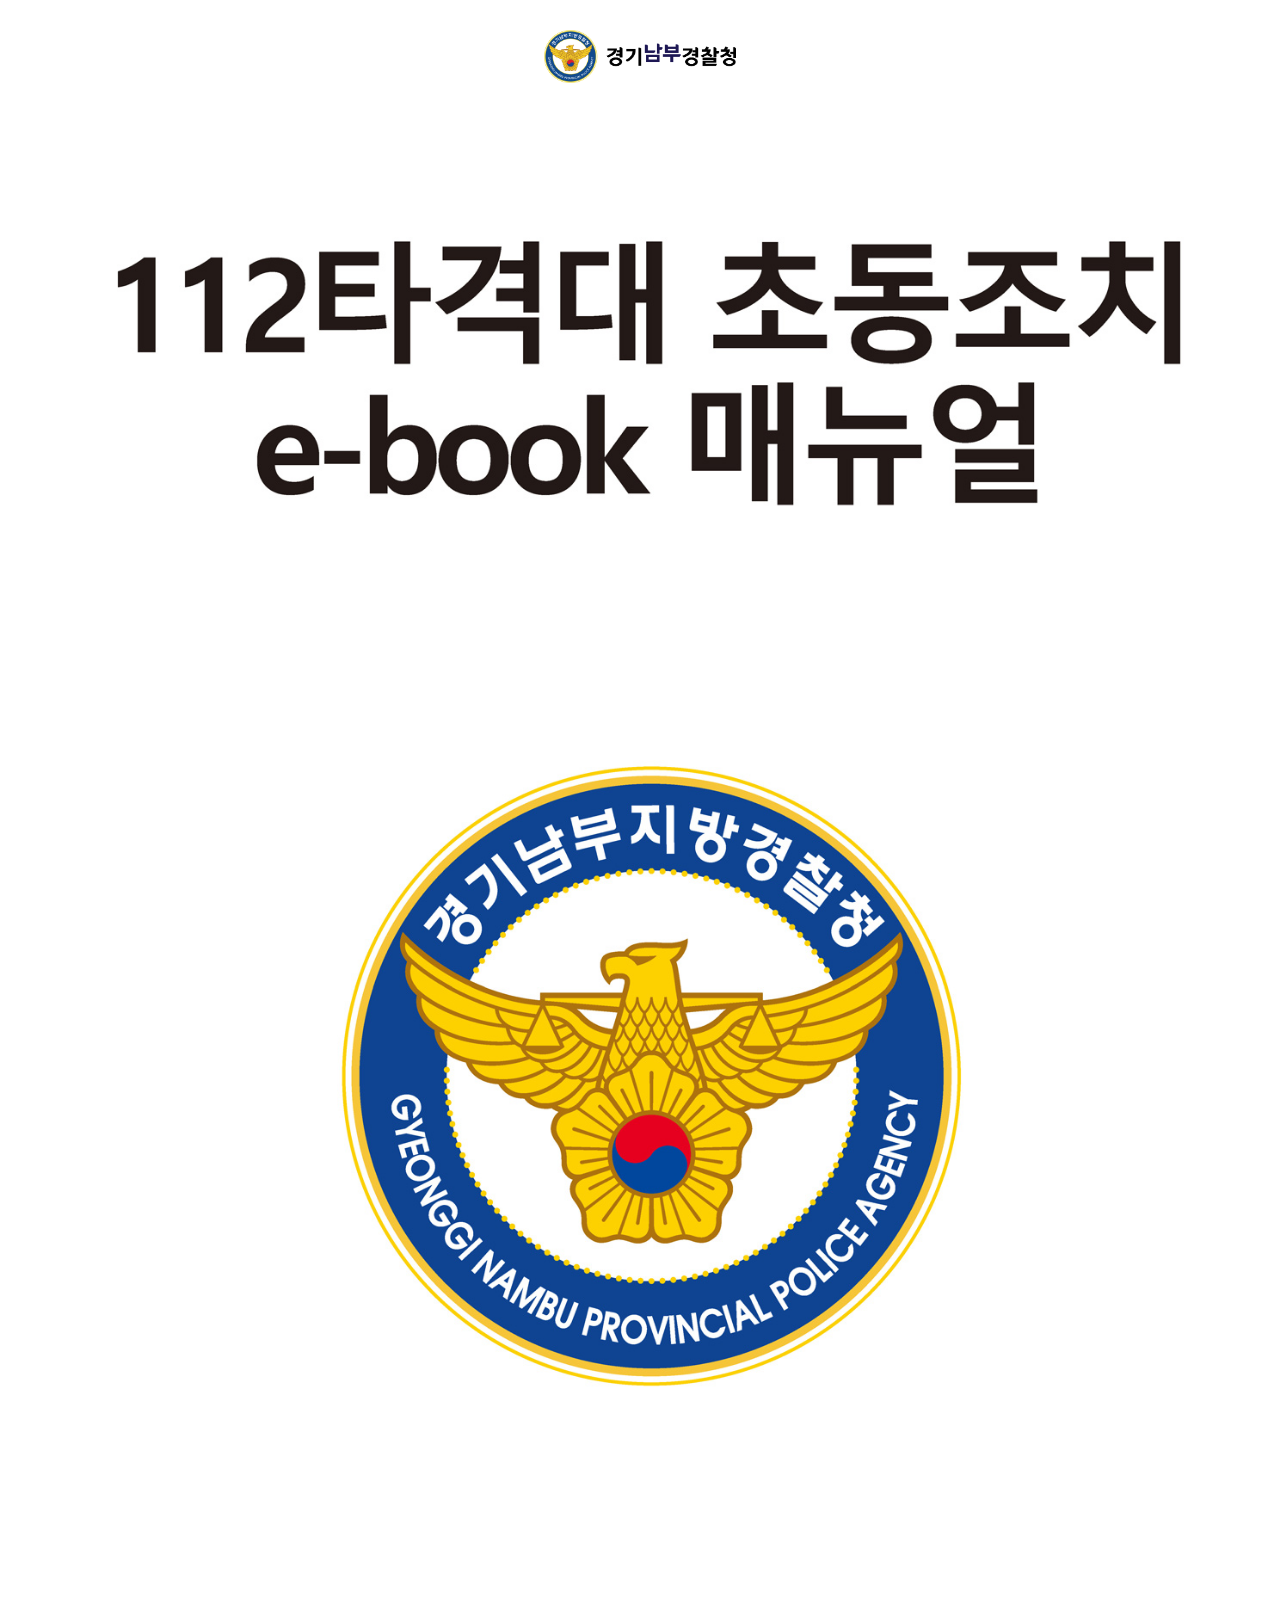
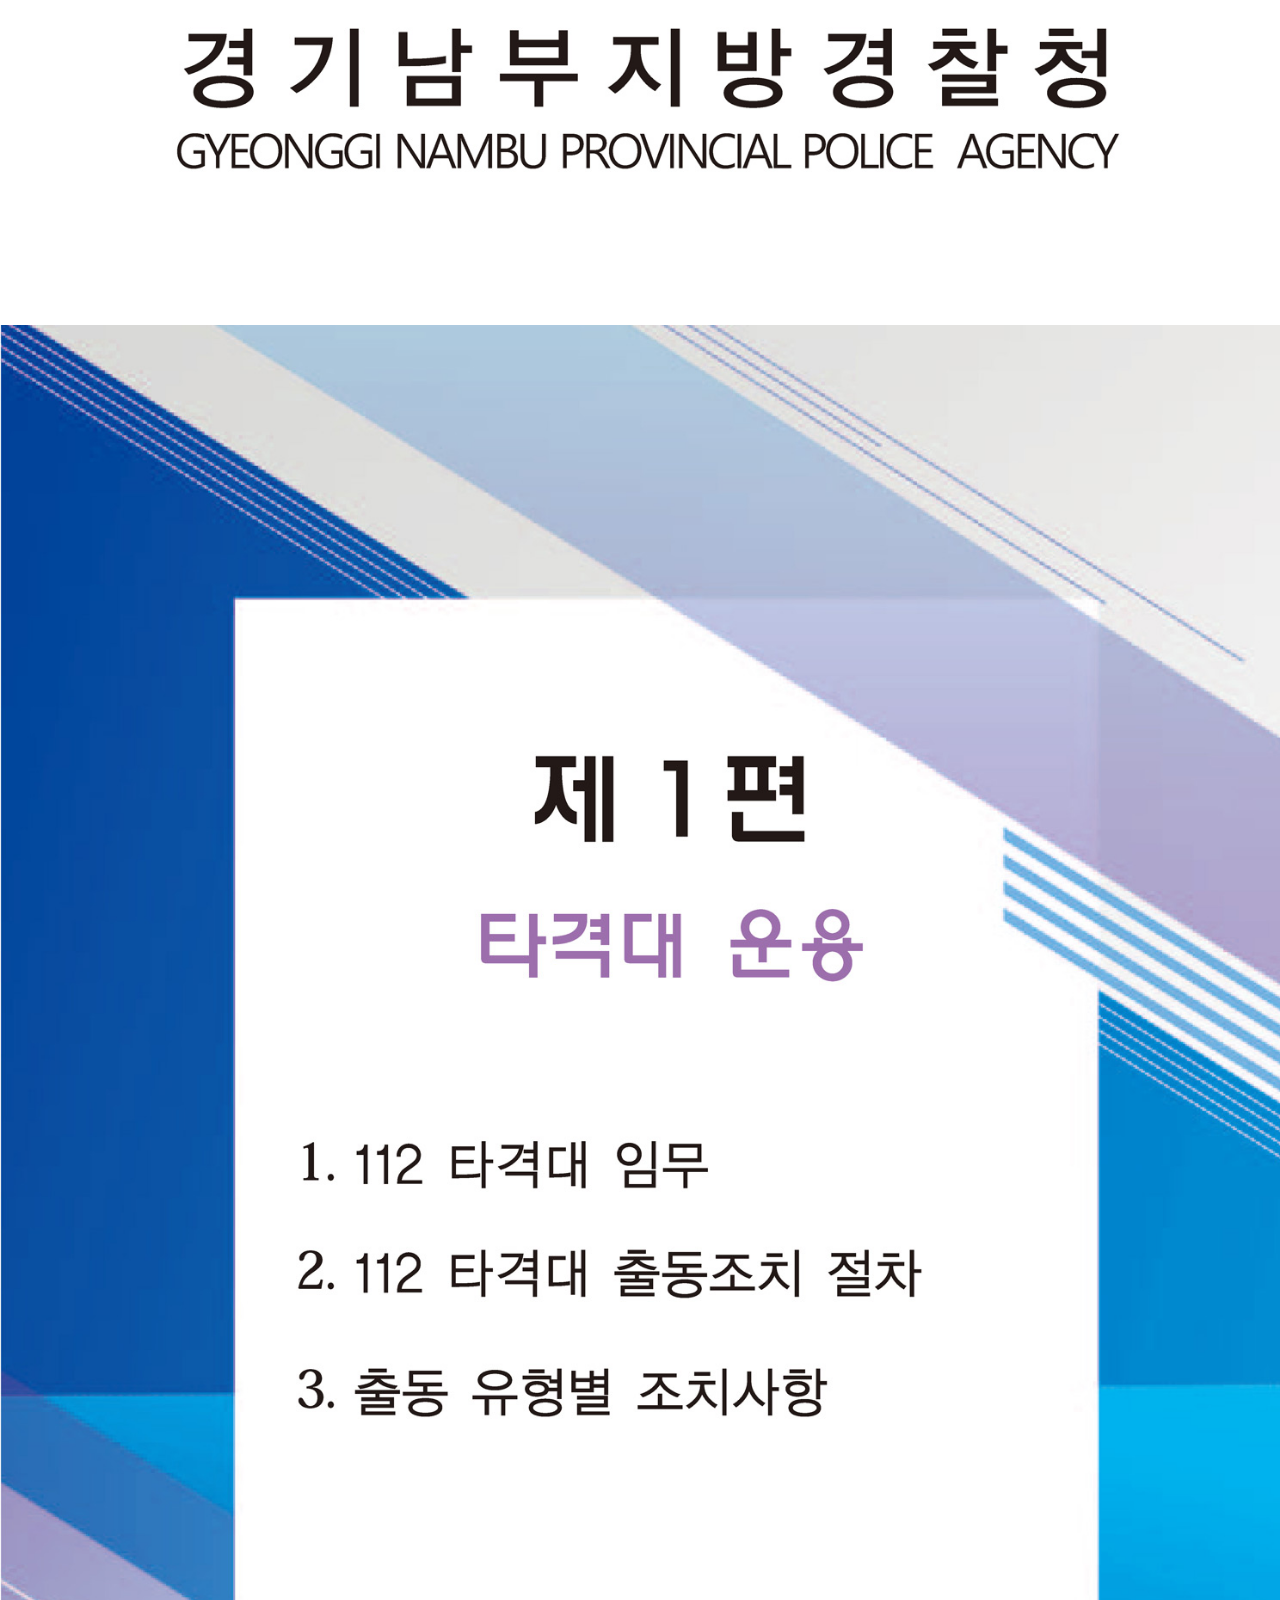
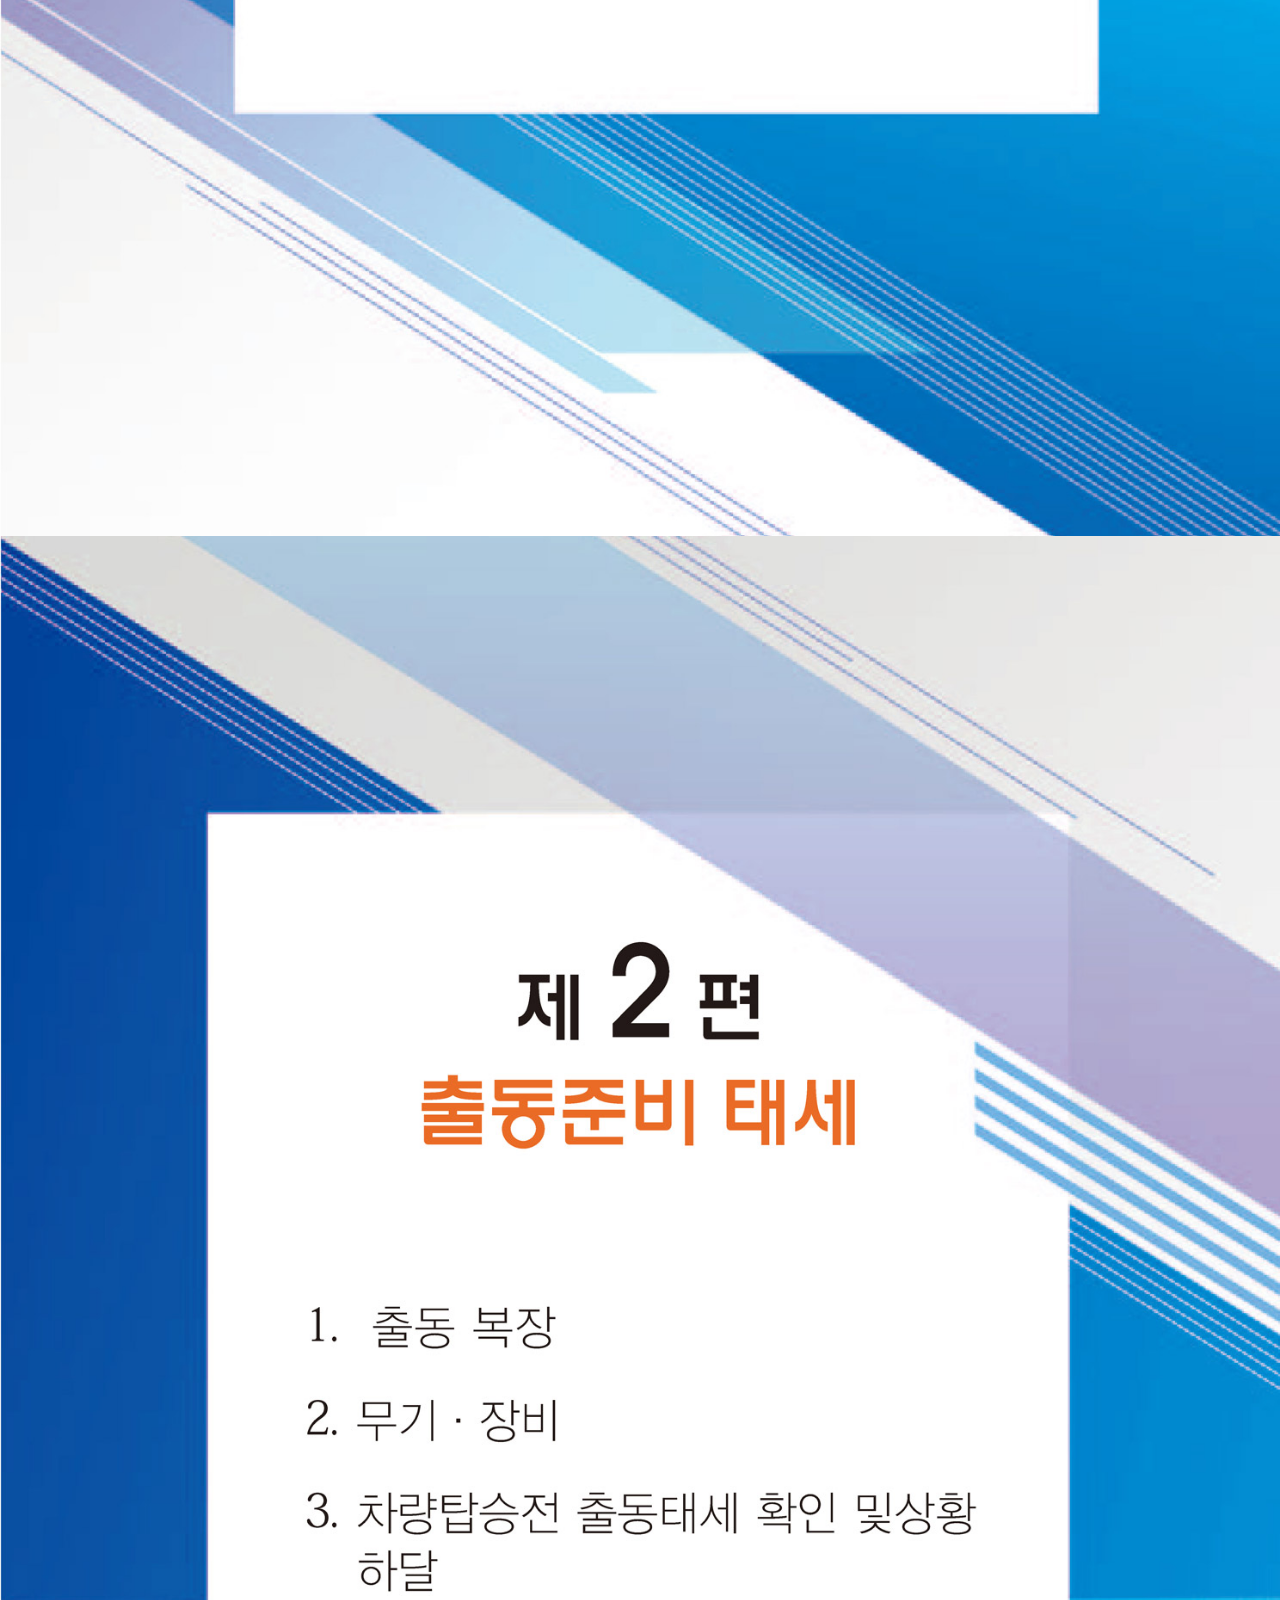
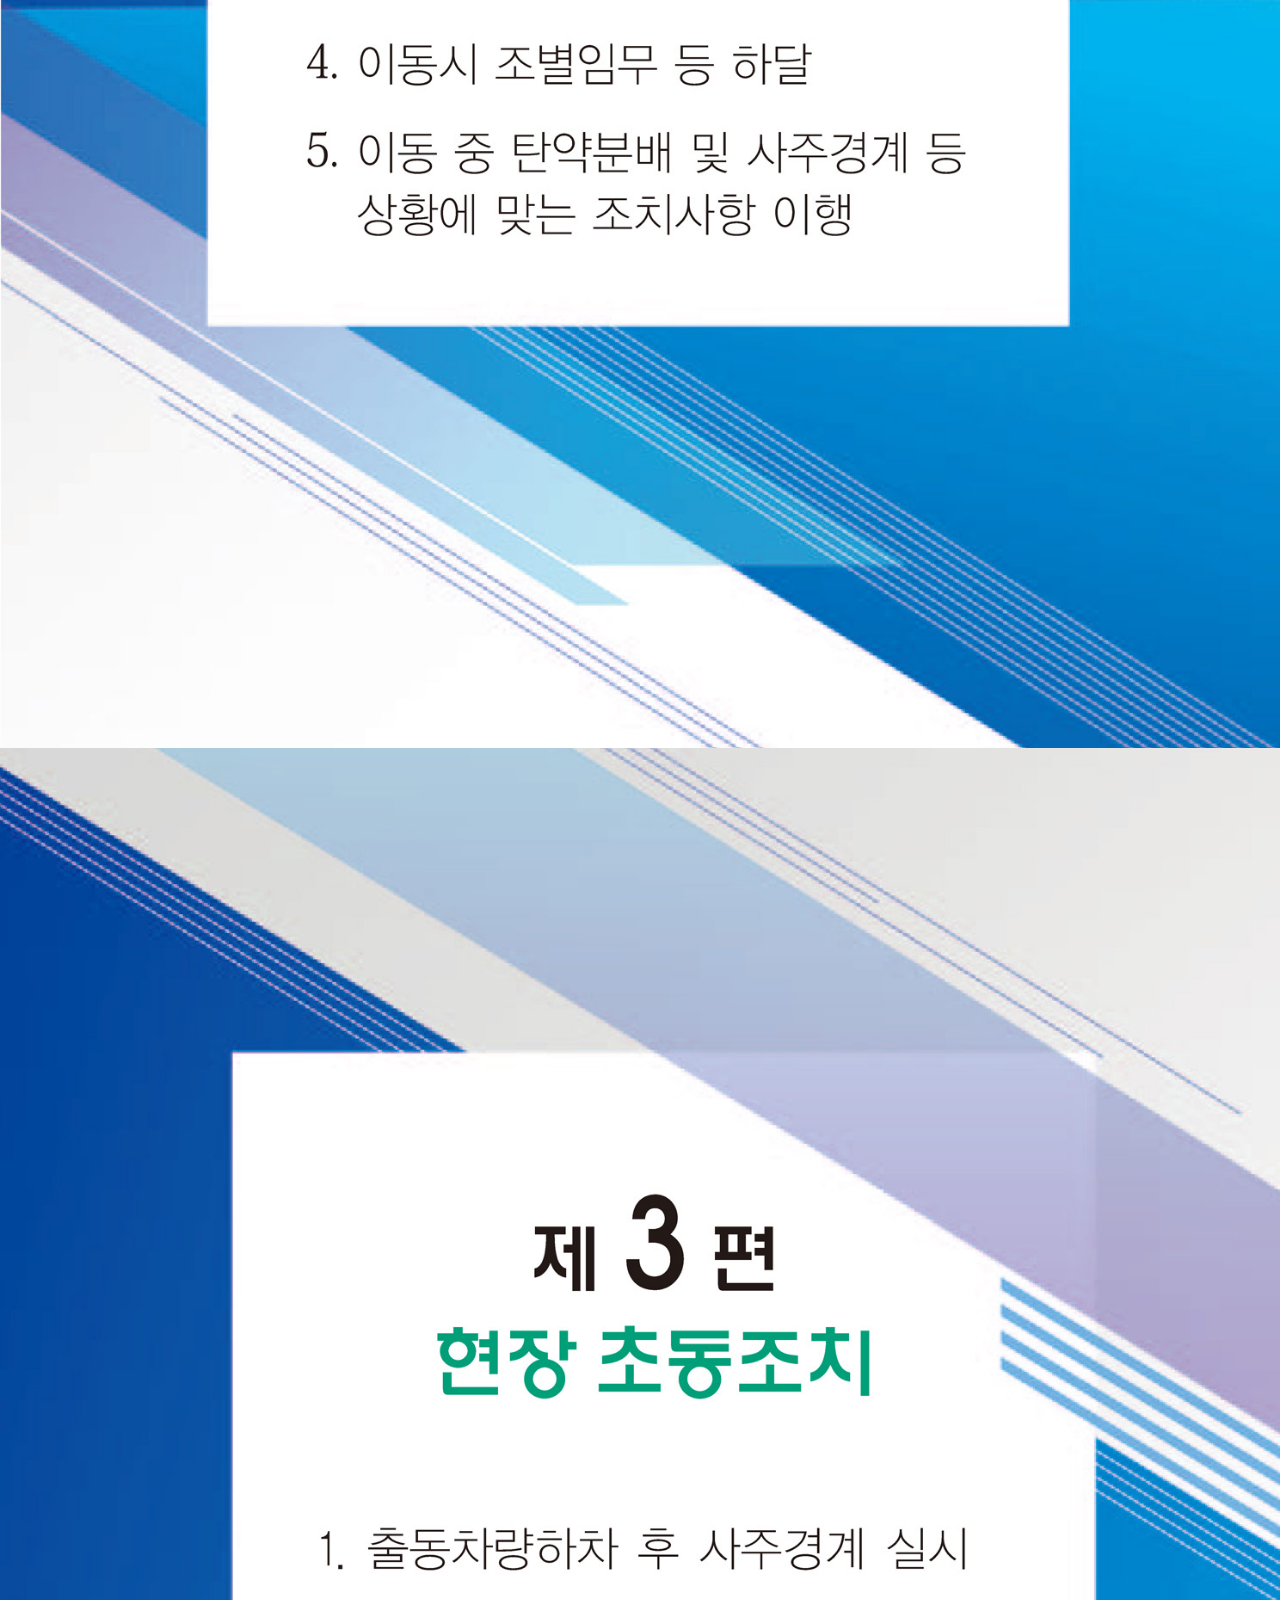
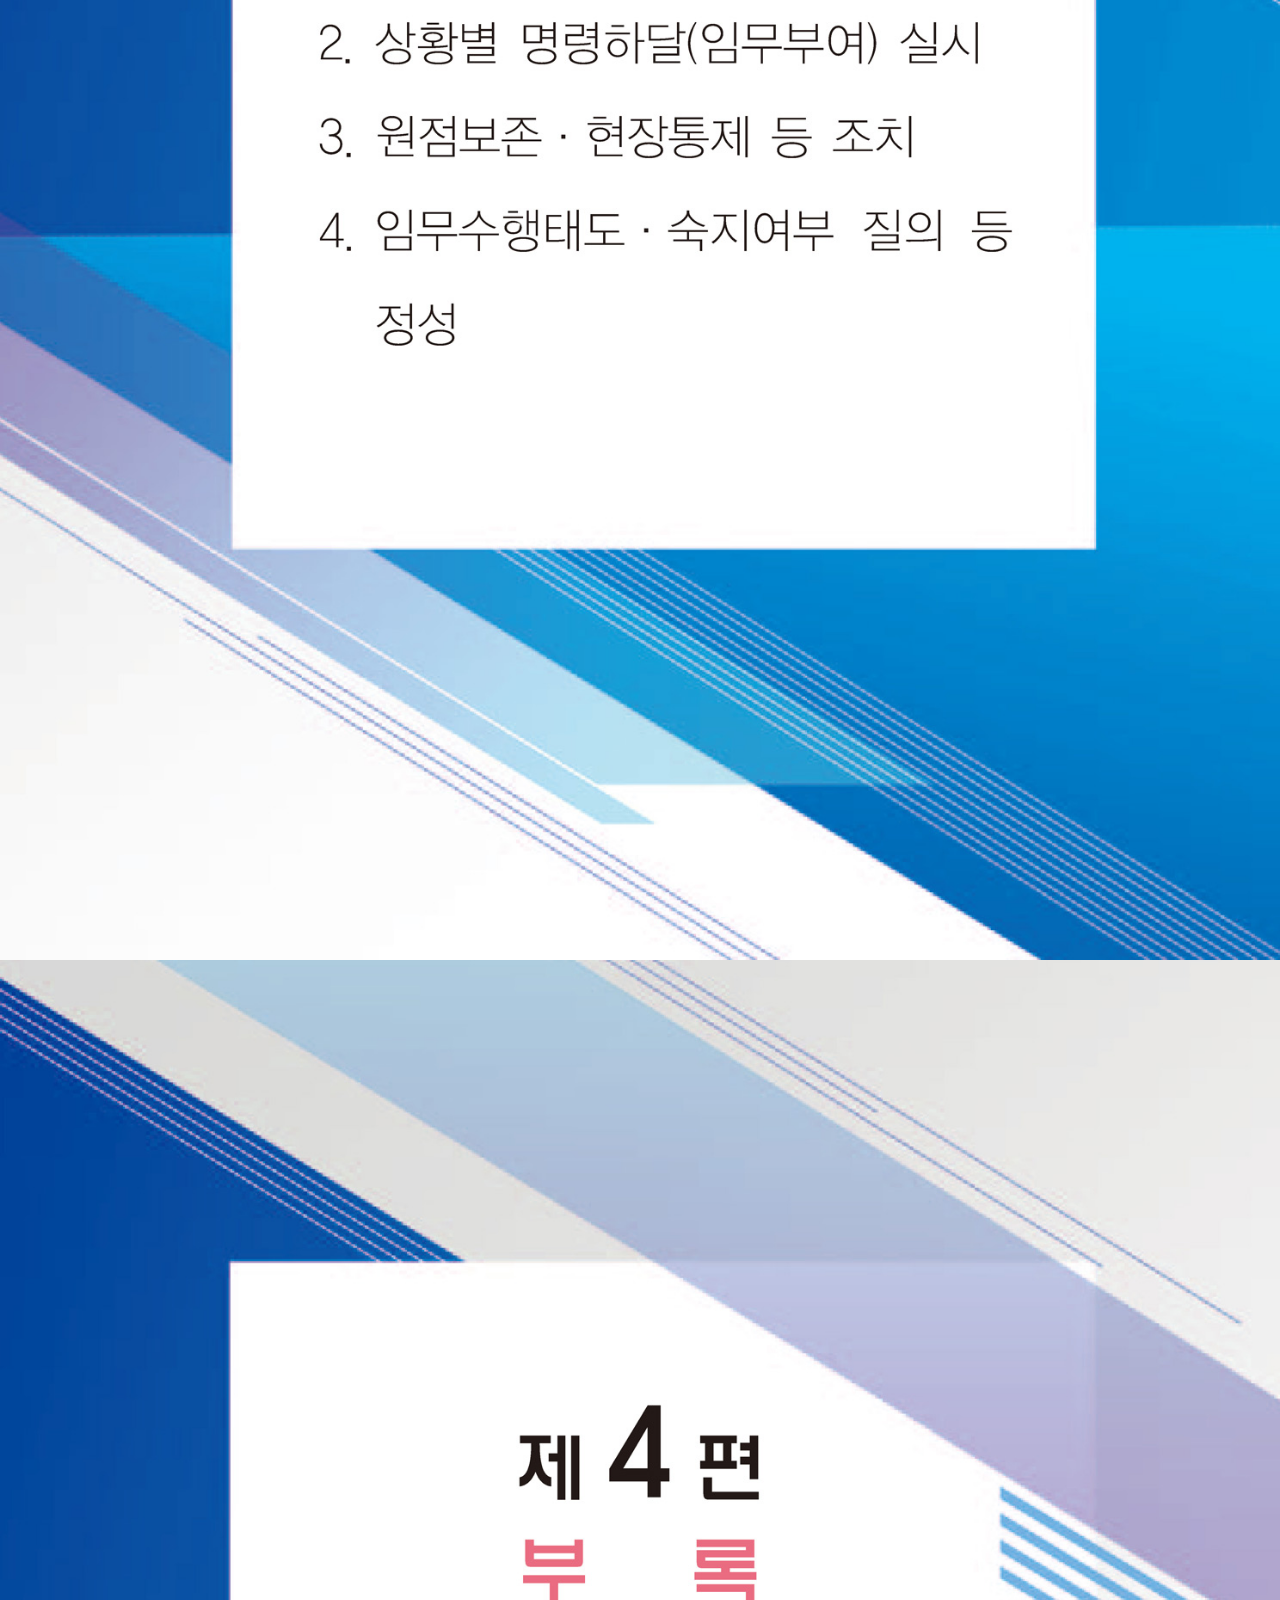
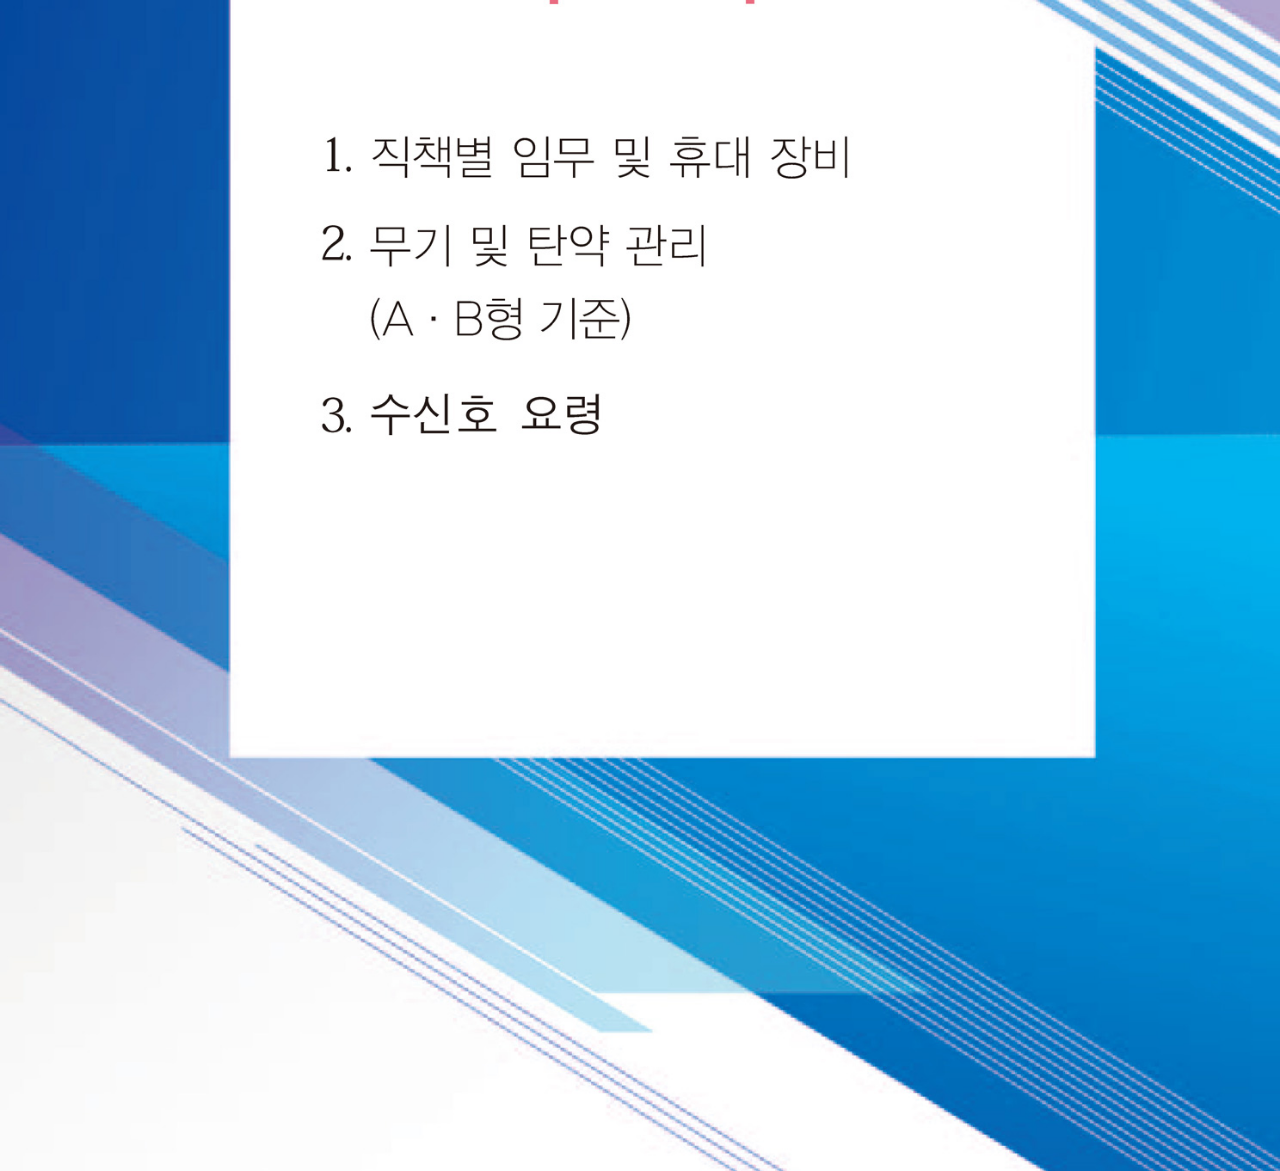
<file: index.html>
<!doctype html>
<html>
		<head>
				<meta charset="utf-8">
				<title>112Police</title>
				<link rel = "shortcut icon" href="android-touch-icon.png">
				<link rel = "apple-touch-icon-precomposed" href="apple-touch-icon.png">
				<link rel="stylesheet" href="style.css">
				<meta name="viewport" content="width=device-width, initial-scale = 1.0, maximum-scale=1">
		</head>
		<body>
				<header>
						<div class="row">
								<div class="col">
										<img class="style-logo" src="logo.png" alt="style logo">
								</div>
						</div>
				</header>
				<main>
						<div class="row">
								<div class="col">
										<img src="매뉴얼.jpg" alt="">
								</div>
						</div>
						<div class="row">
							<div class="row1">
							  <a href="타격대운용.html" class="col col-md-one-half col-lg-one-fourth"><img src="타격대운용.jpg" alt=""></a>
								</div>
							<div class="row2">
								<a href="출동준비태세.html" class="col col-md-one-half col-lg-one-fourth"><img src="출동준비태세.jpg" alt="">	</a>
								</div>
							<div class="row3">
								<a href="현장초동조치.html"  class="col col-md-one-half col-lg-one-fourth"><img src="현장초동조치.jpg" alt="">	</a>
								</div>
							<div class="row4">
								<a href="부록.html"  class="col col-md-one-half col-lg-one-fourth"><img src="부록.jpg" alt="">	</a>
								</div>
						</div>
				</main>
				<footer></footer>
		</body>
</html>
</file>
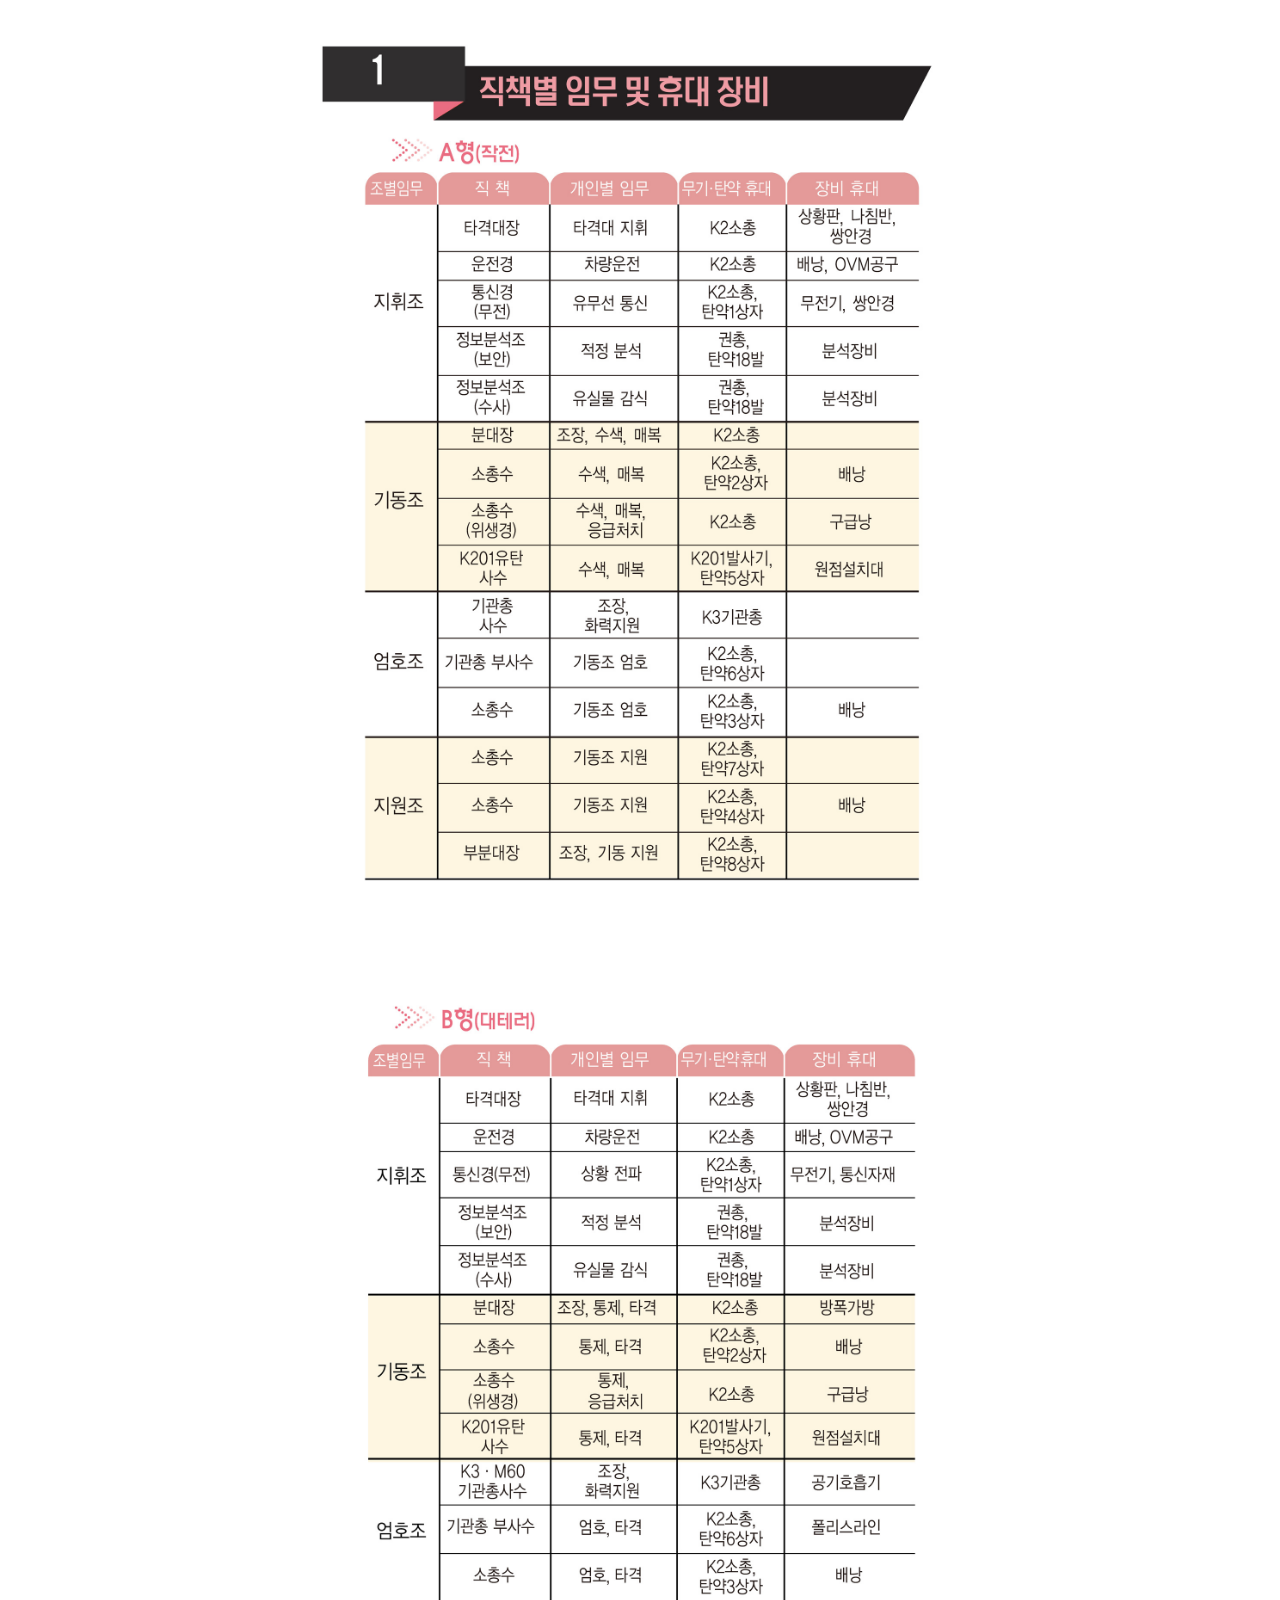
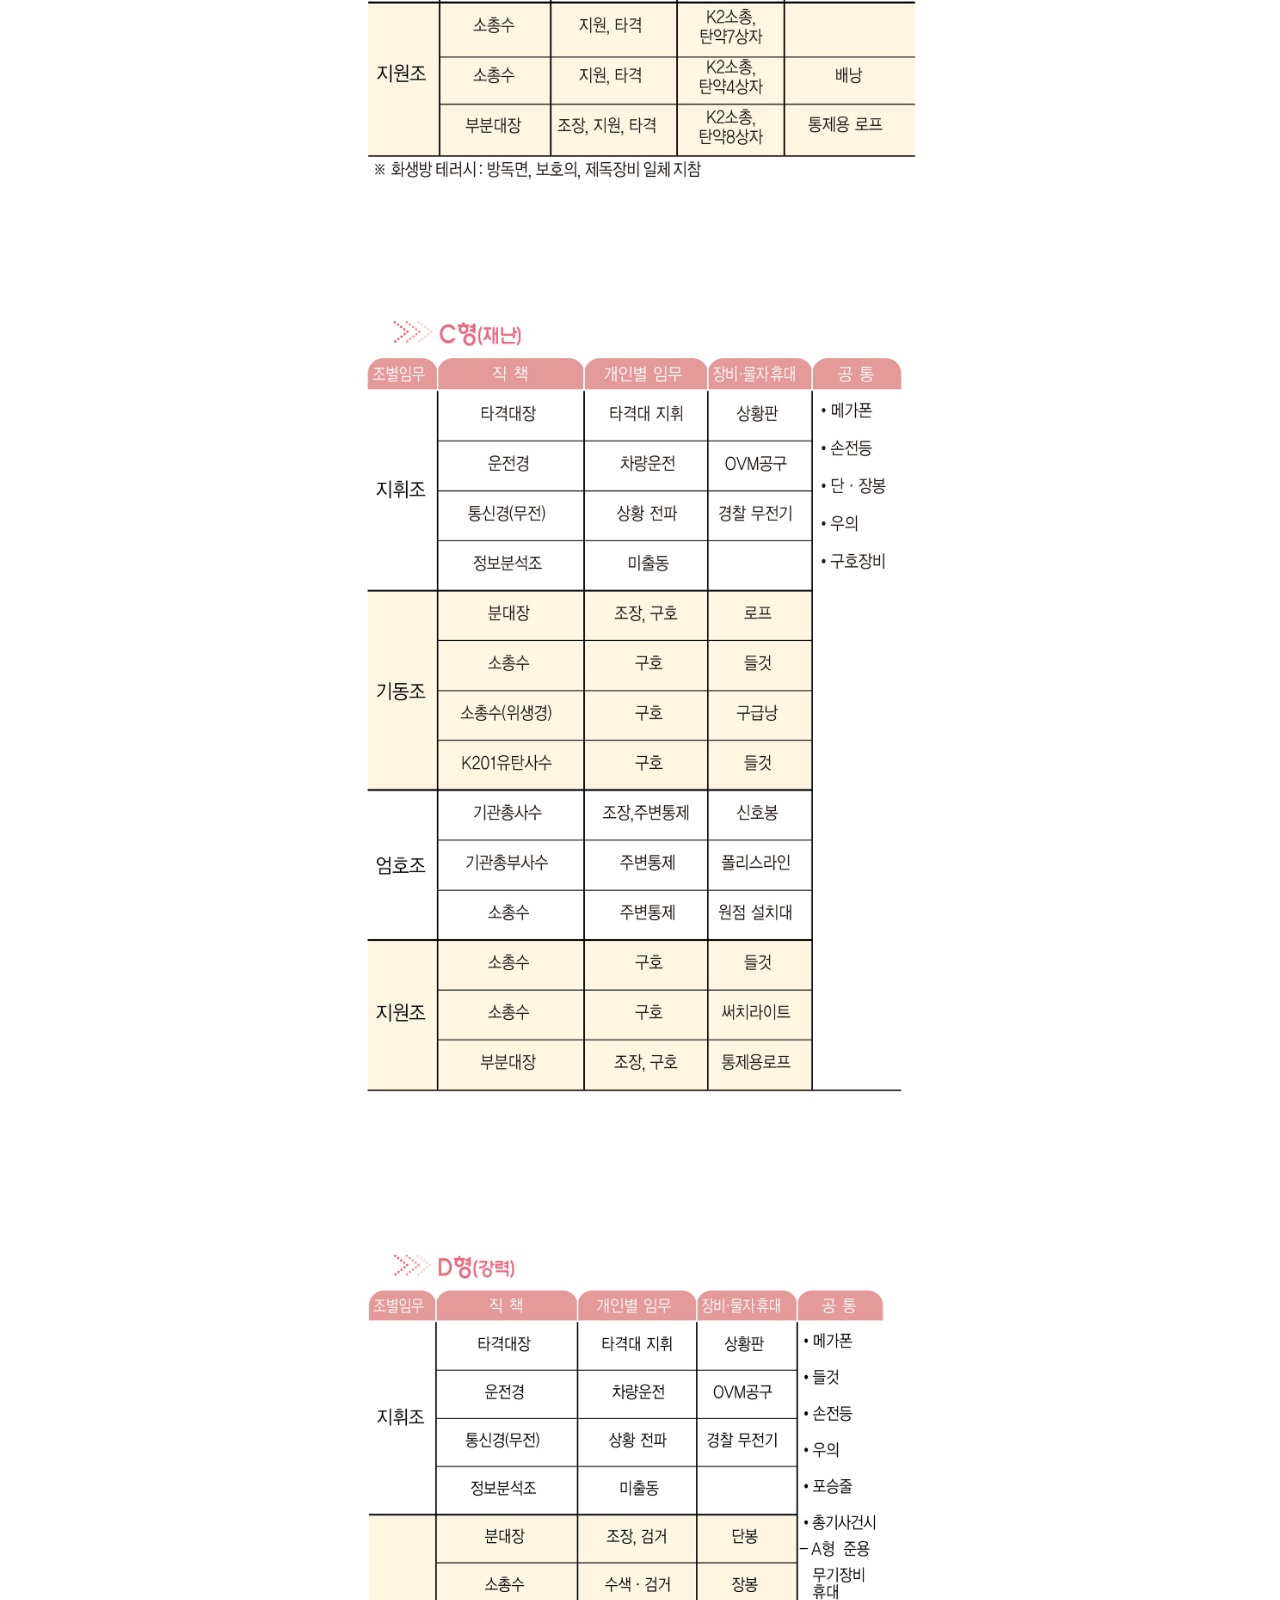
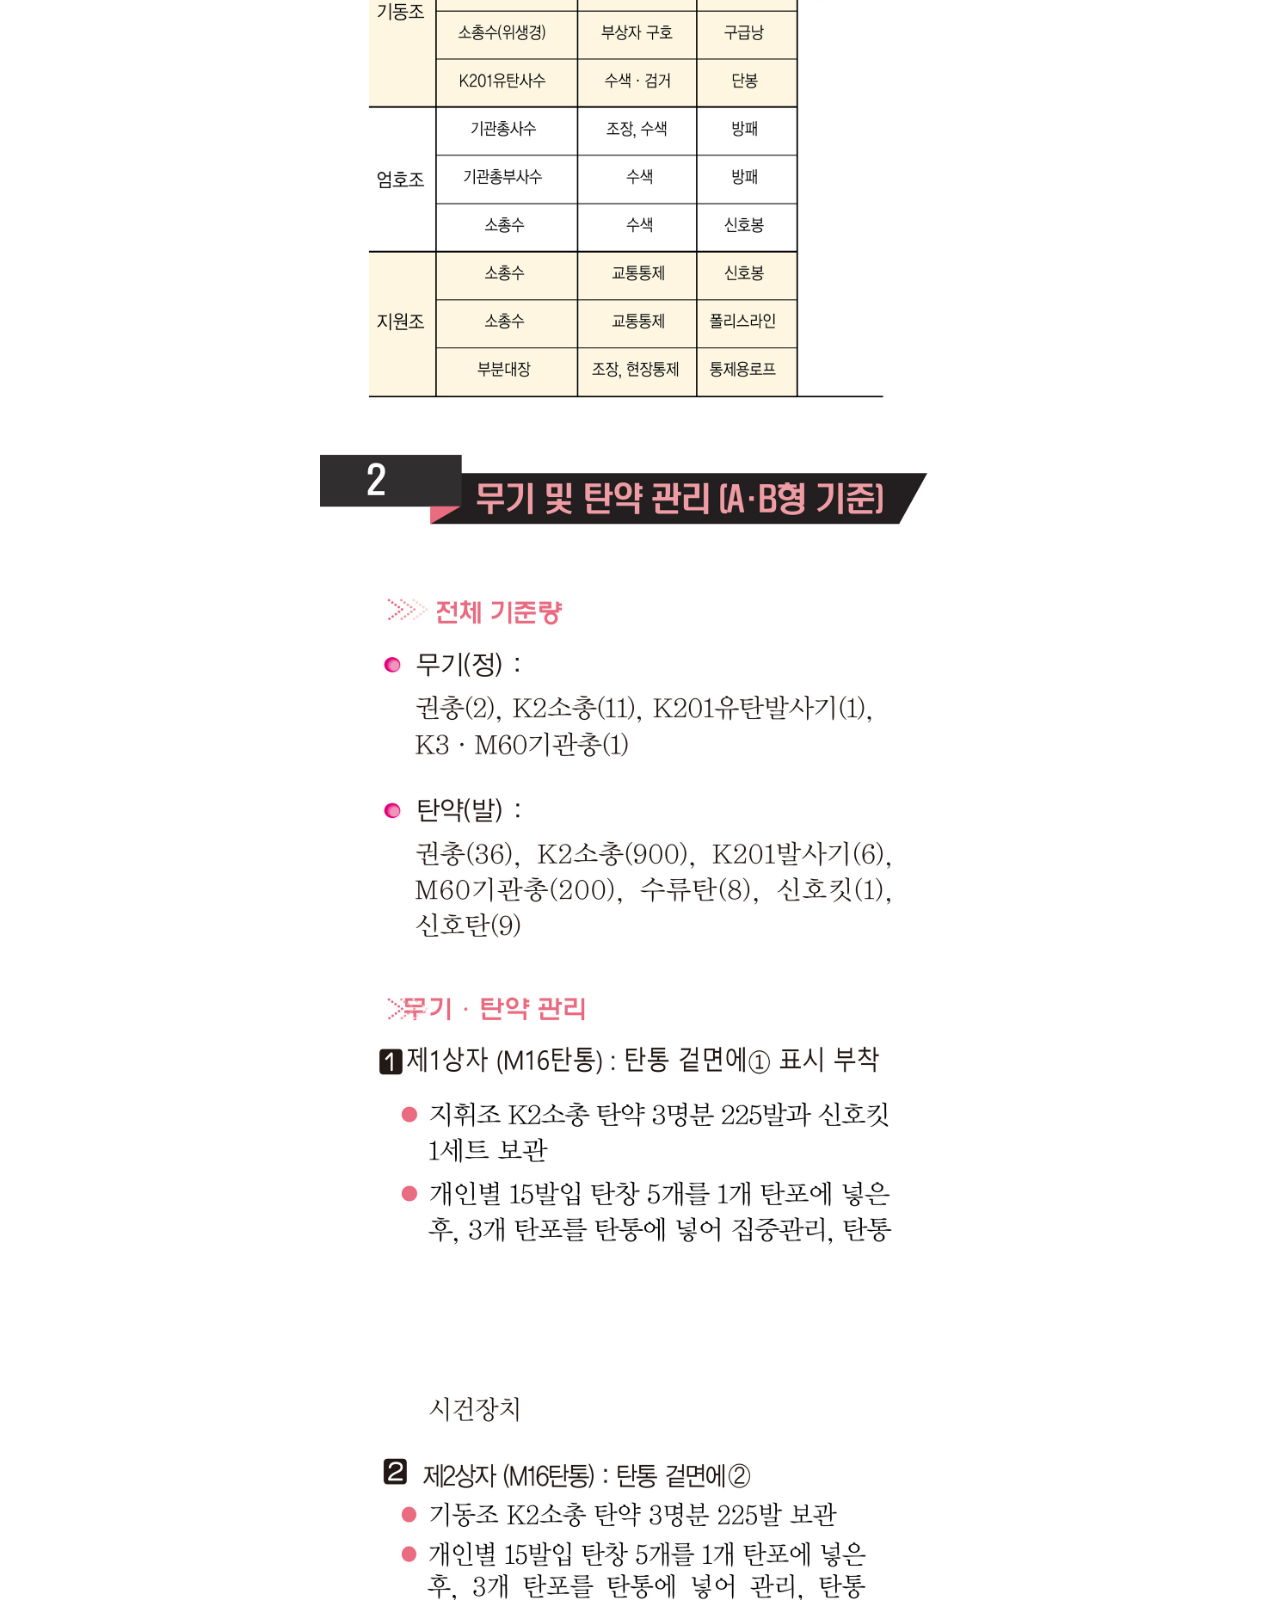
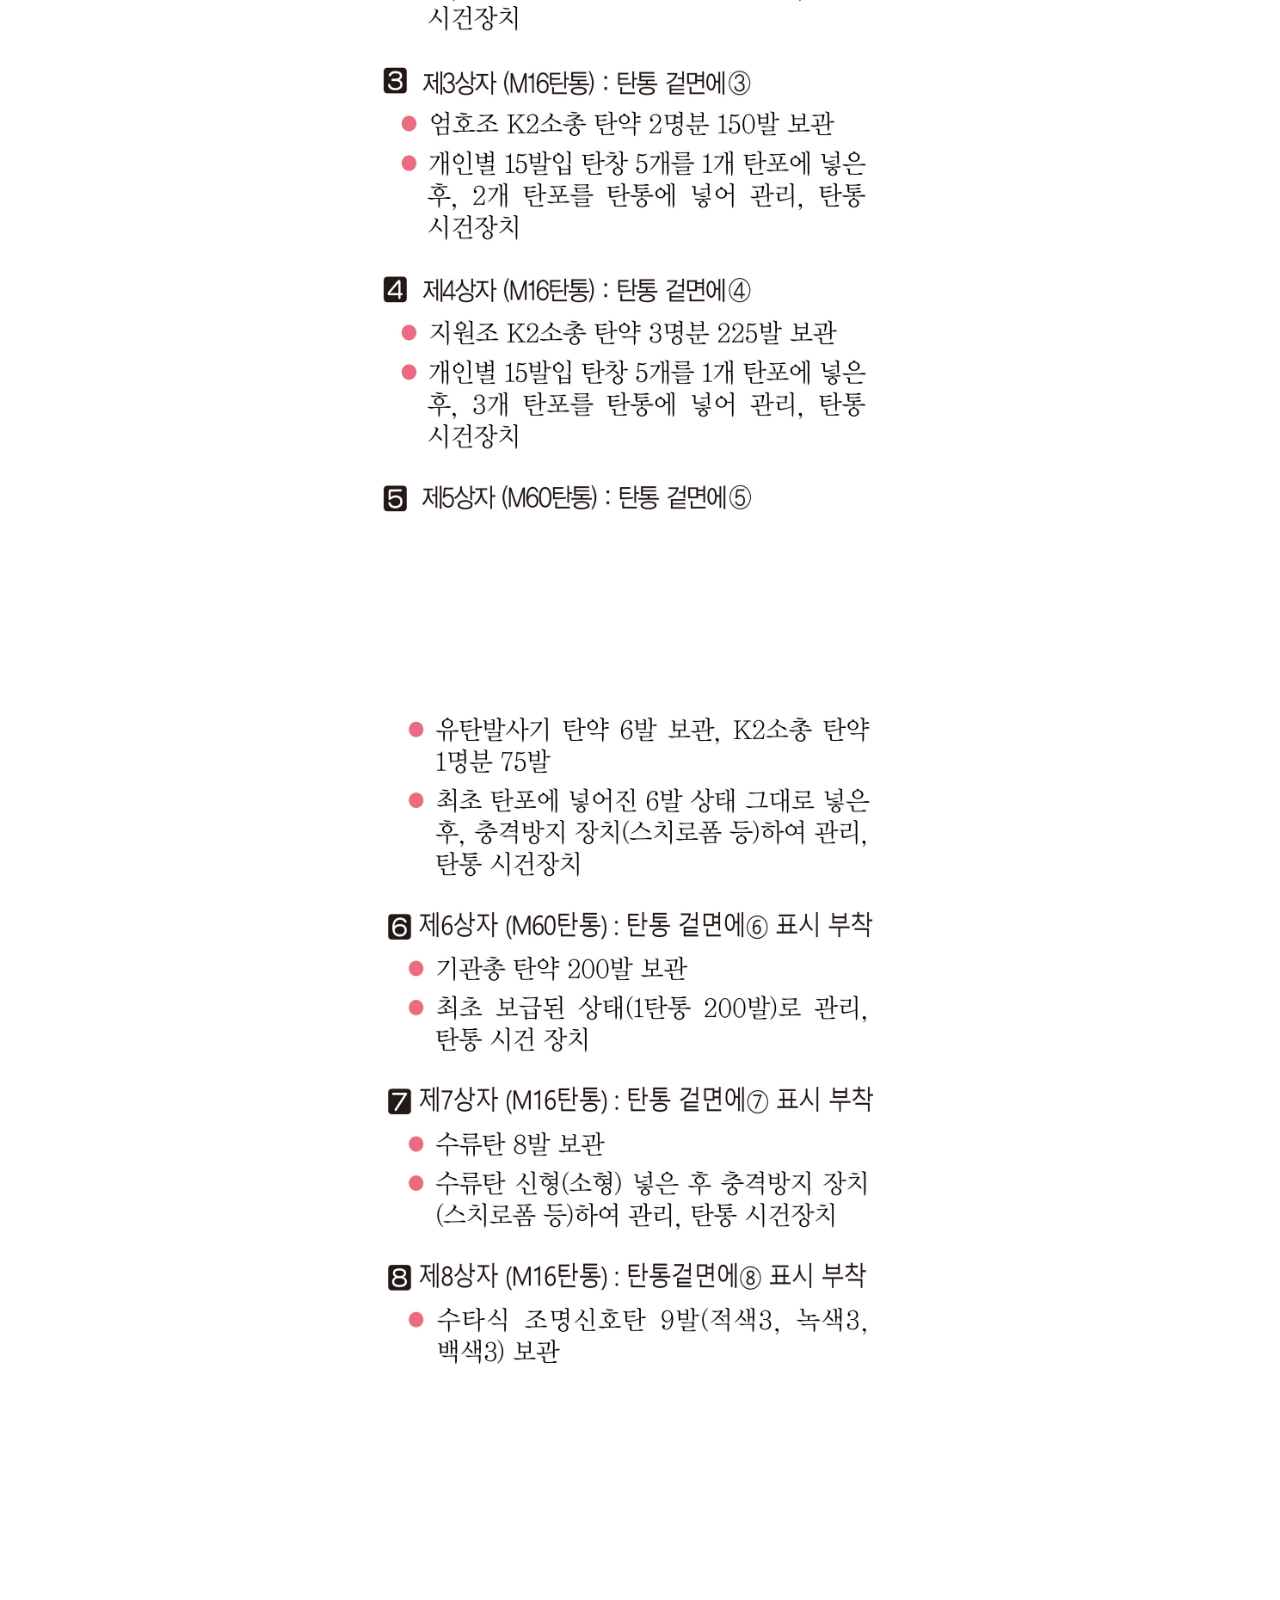
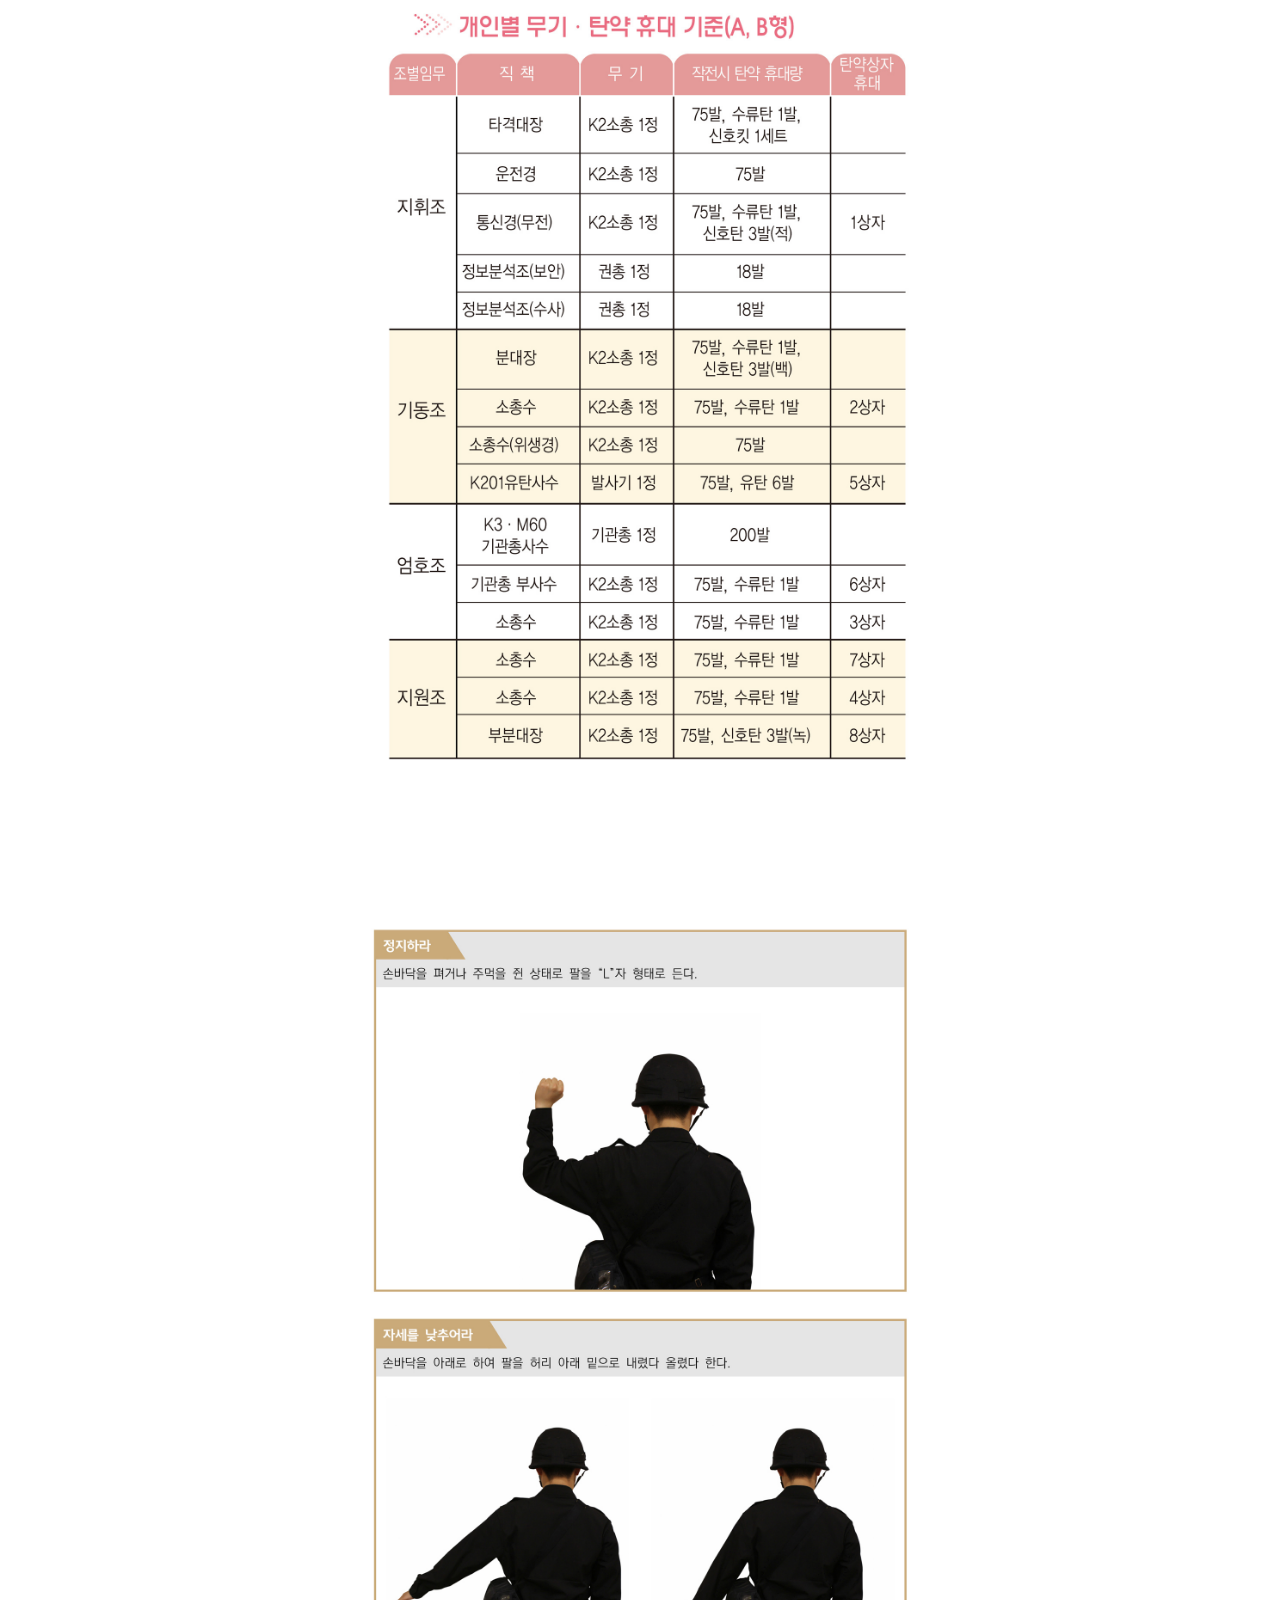
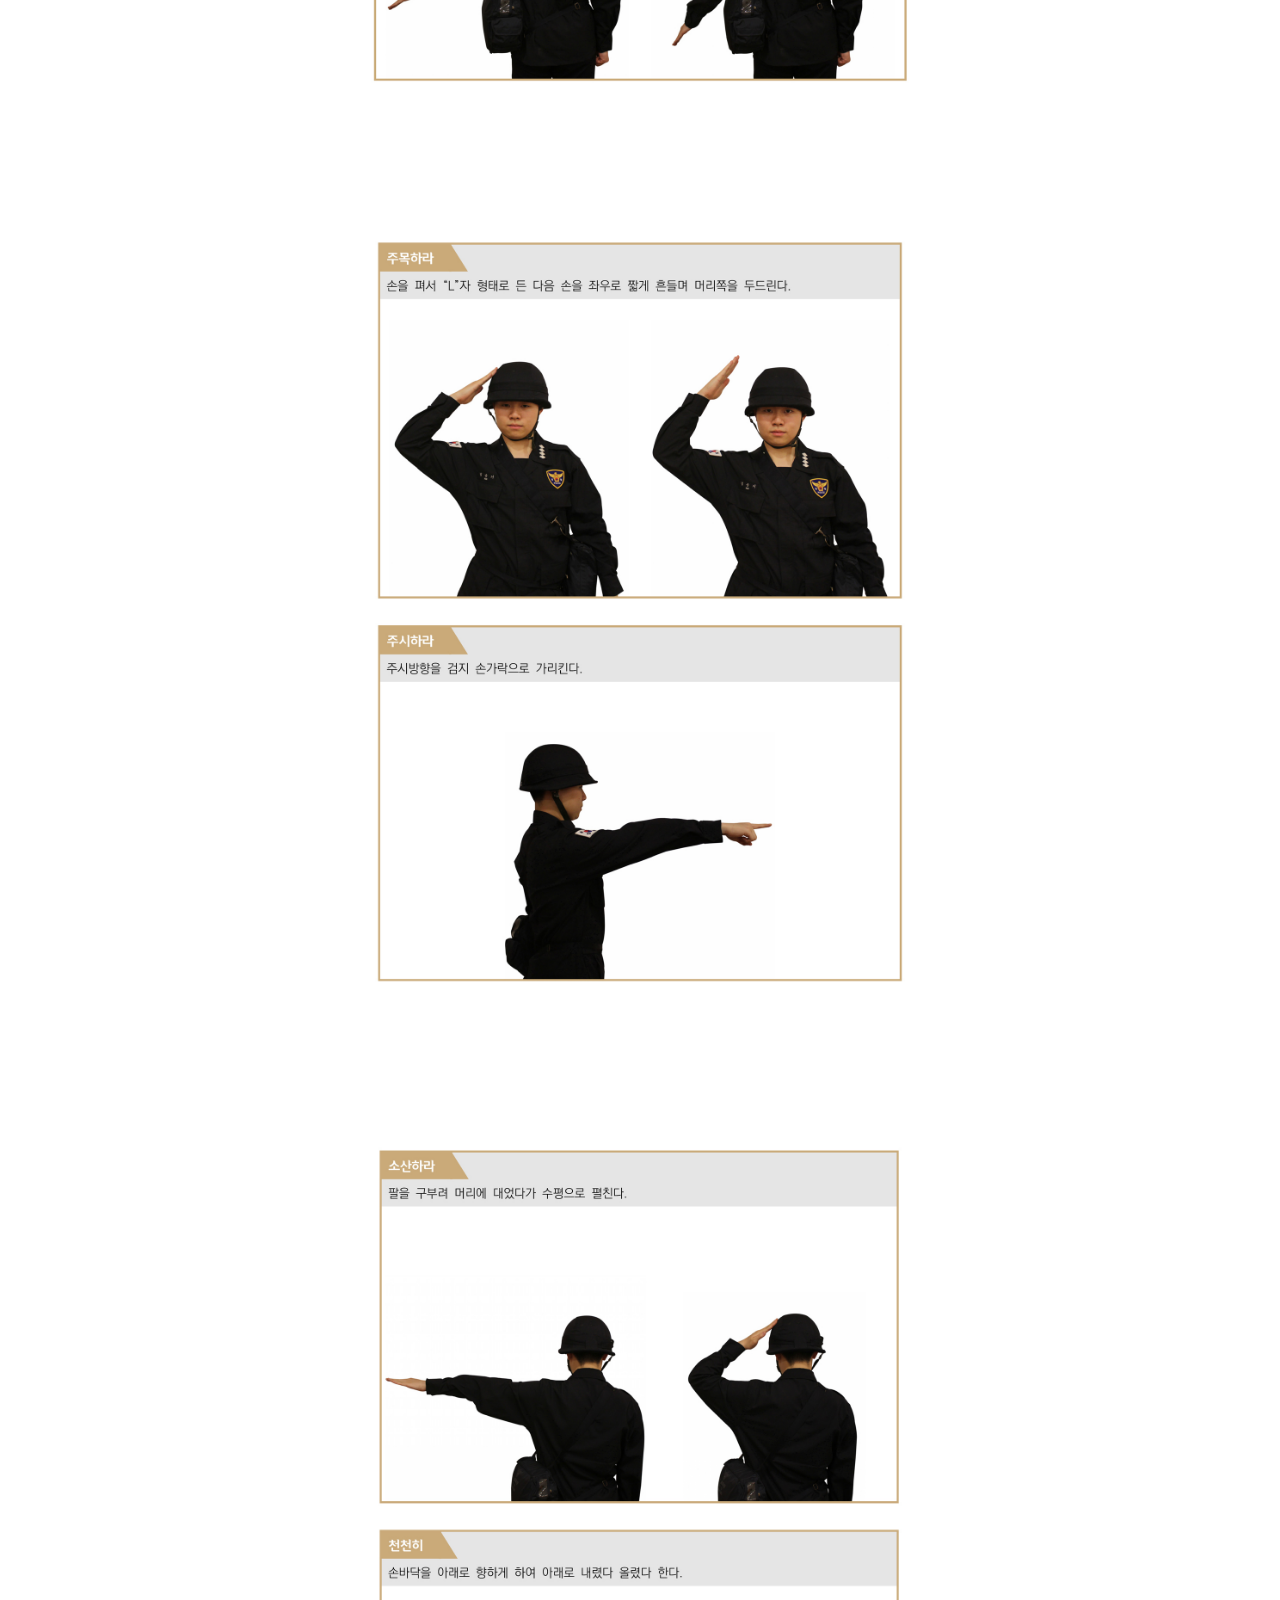
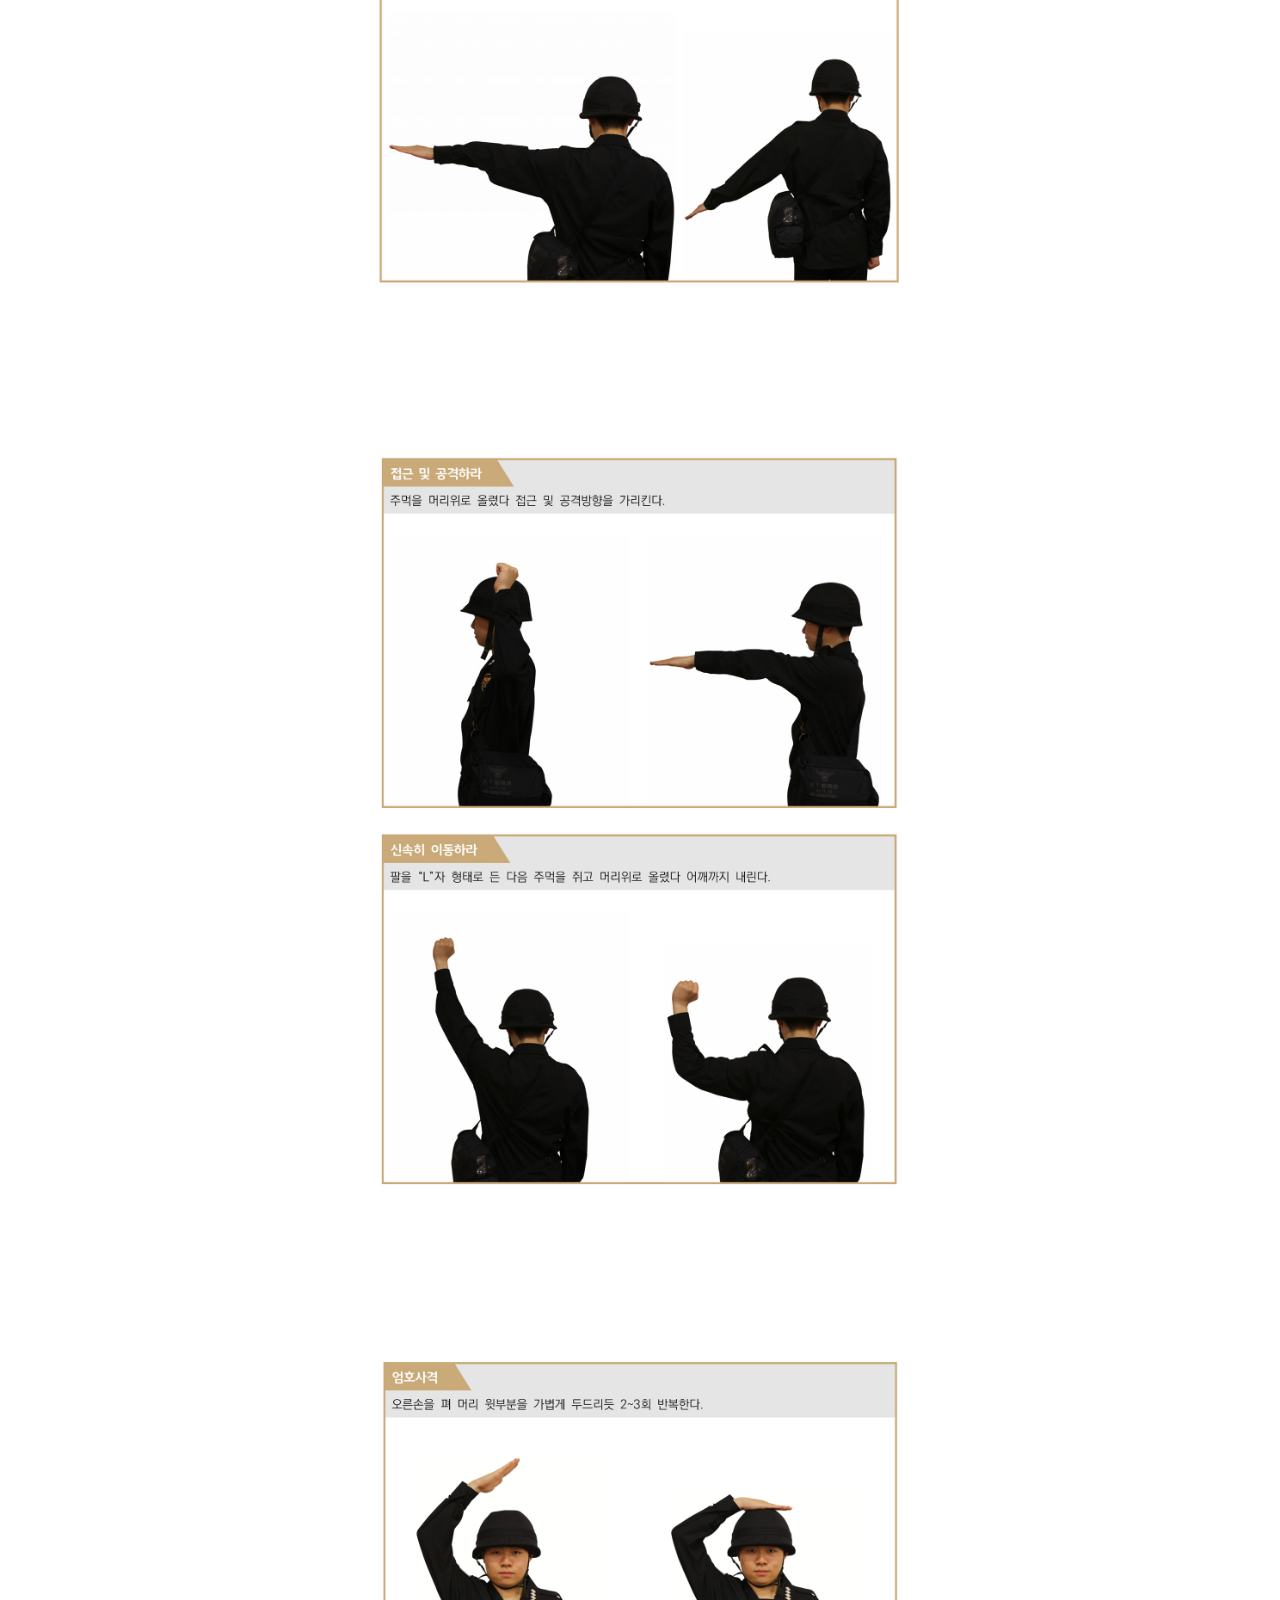
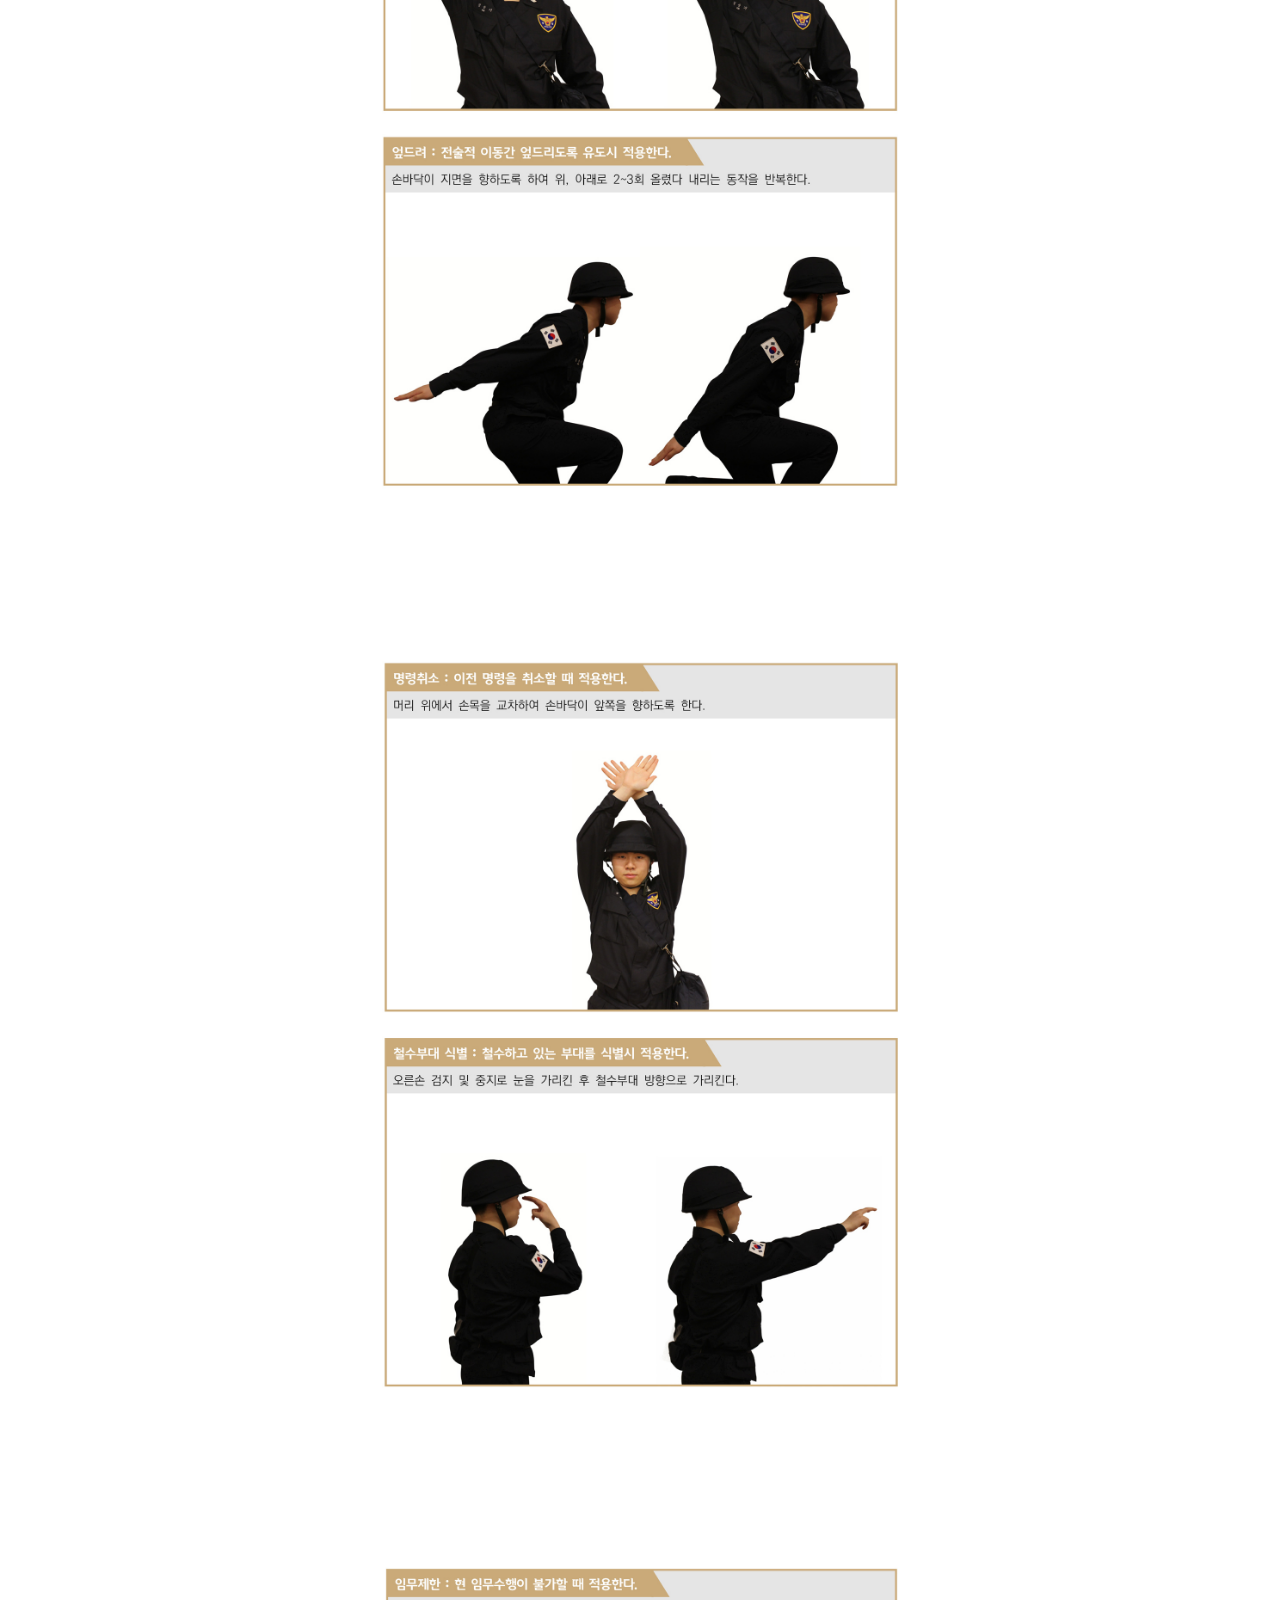
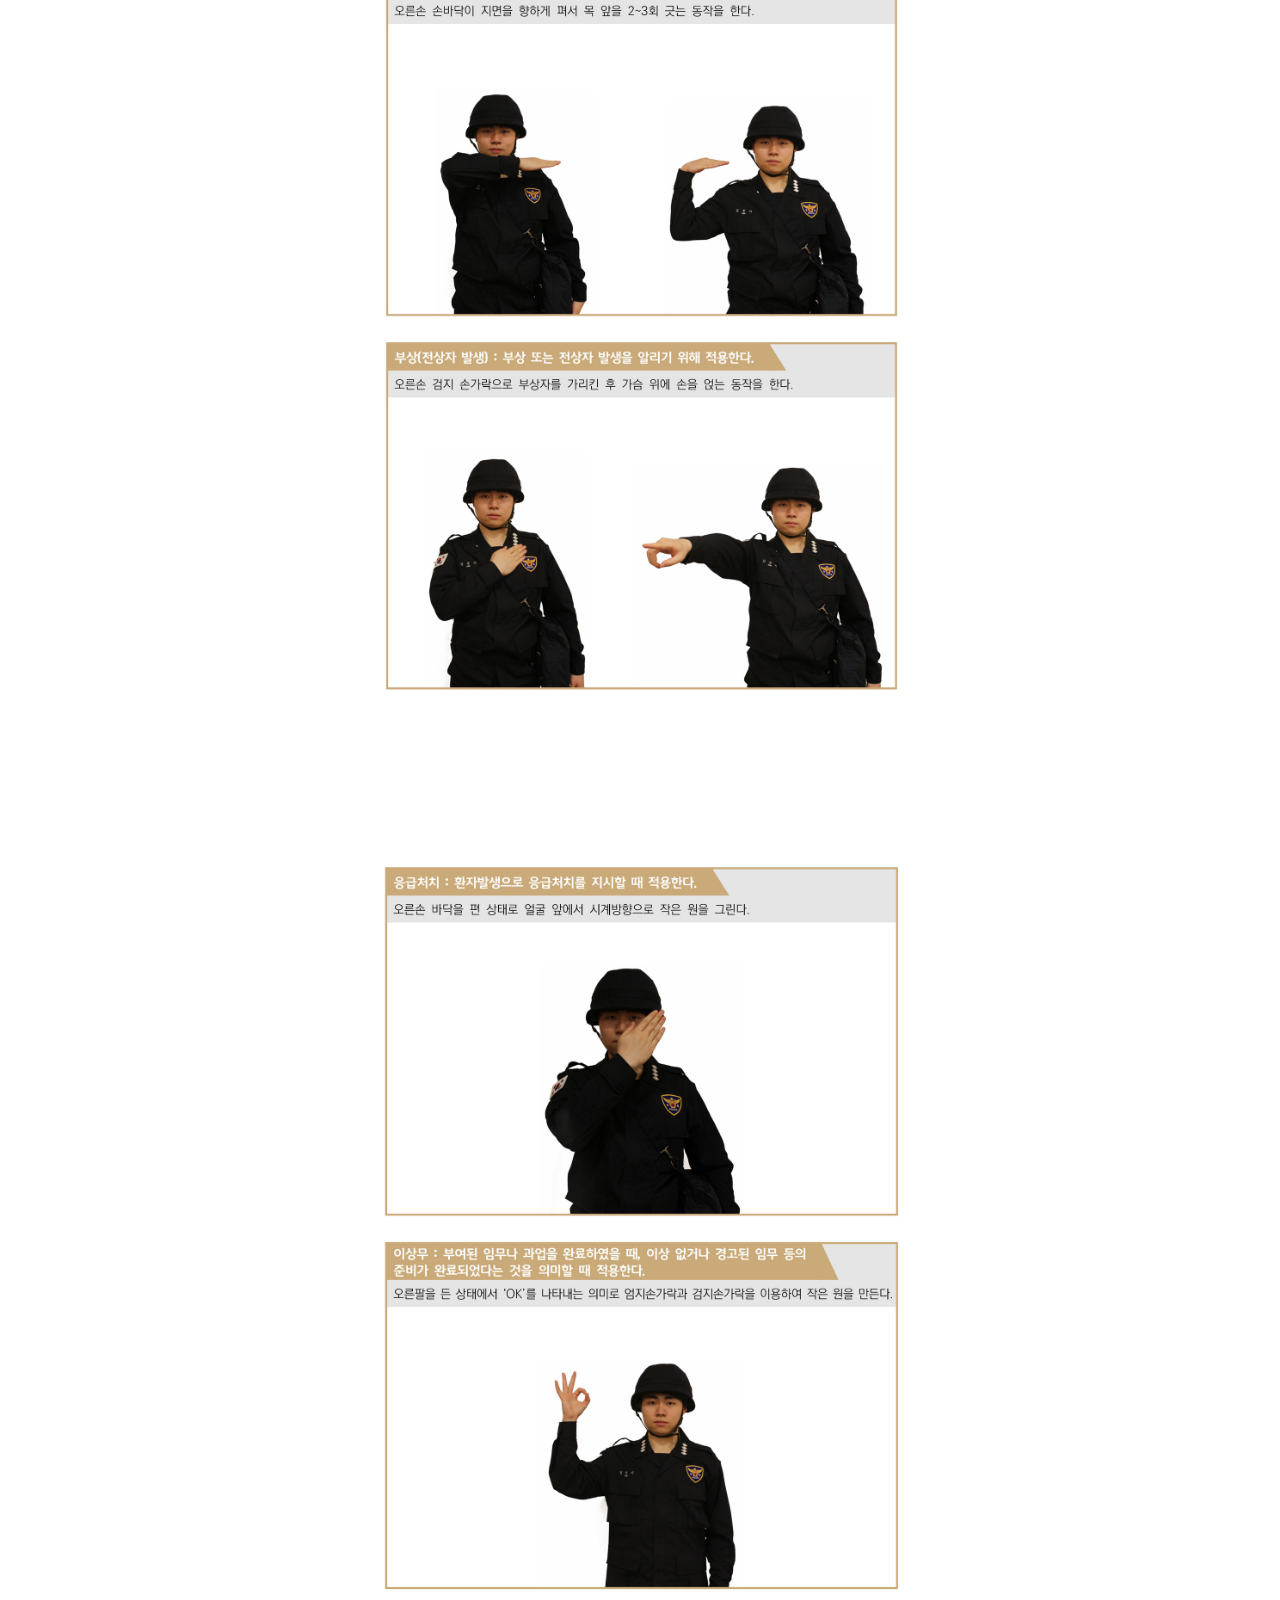
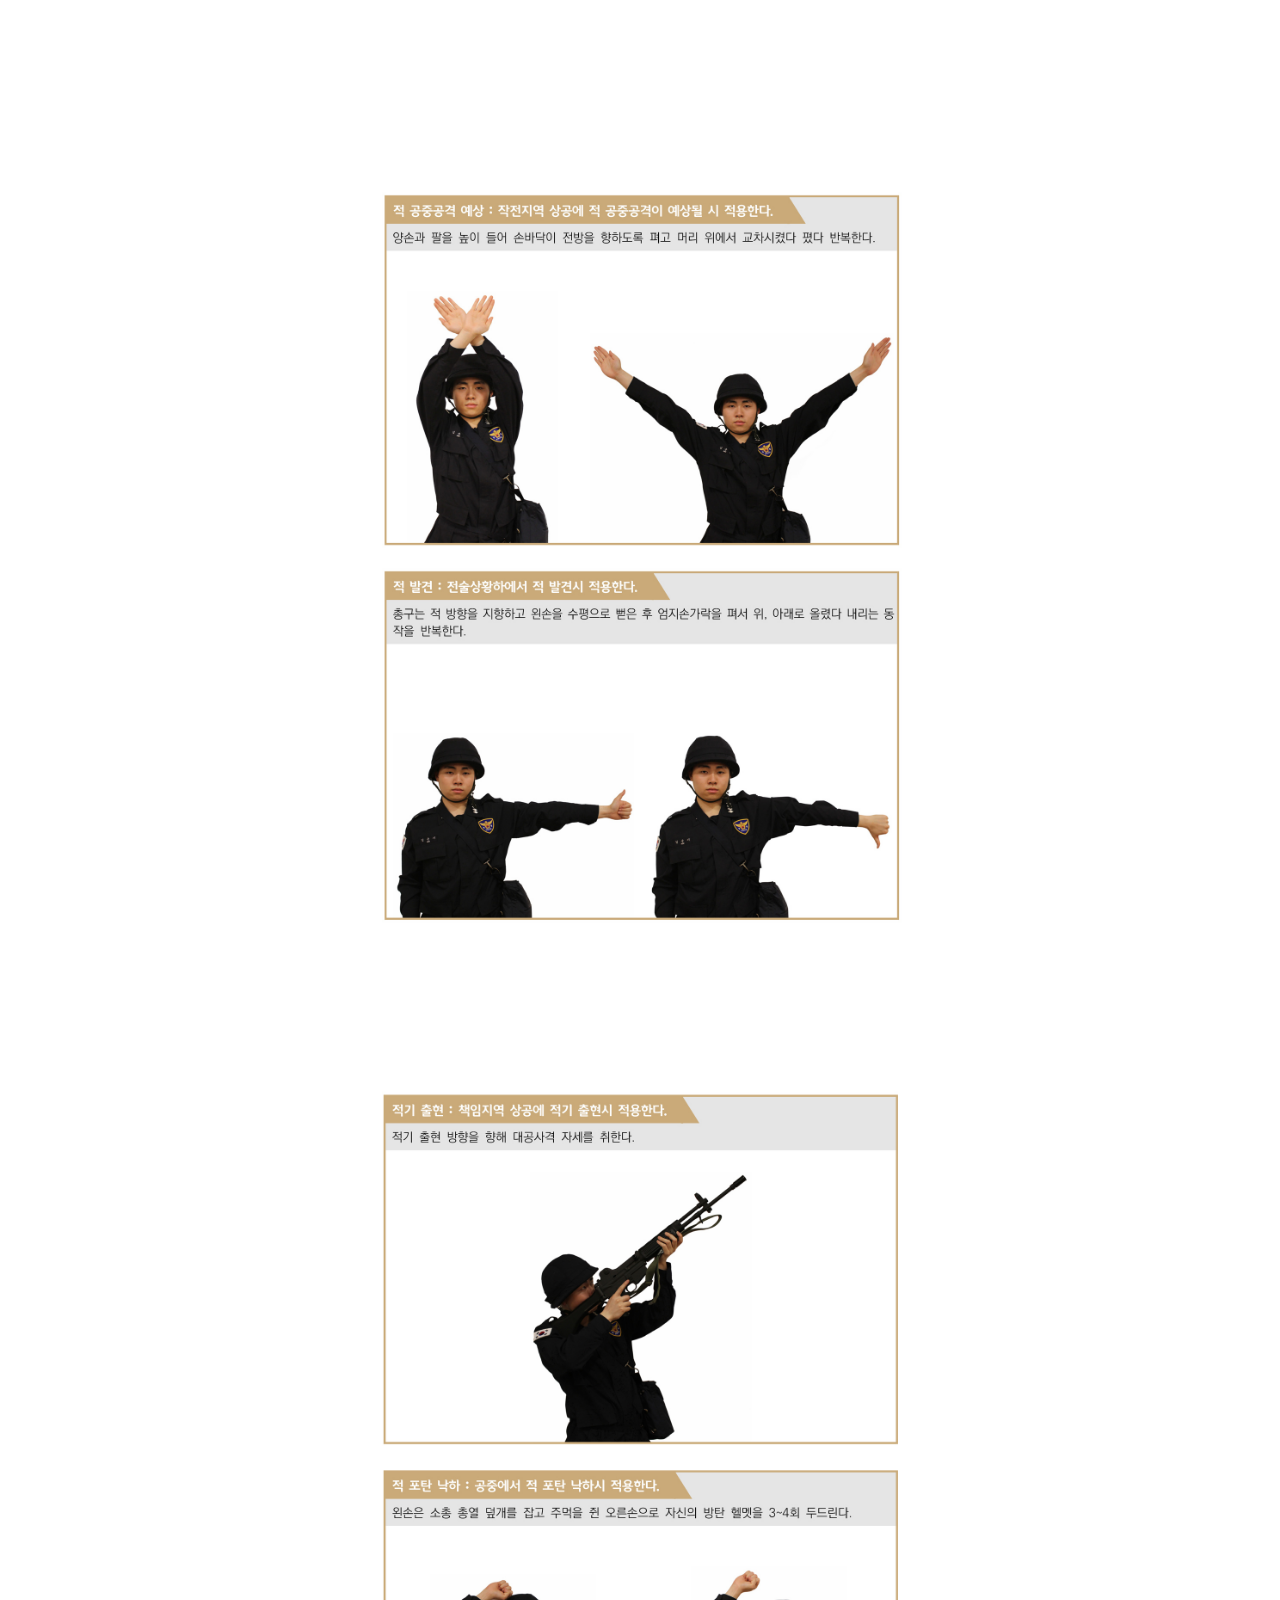
<file: 부록.html>
<!doctype html>
<html>
		<head>
				<meta charset="utf-8">
			<meta name="viewport" content="width=device-width, initial-scale = 1.0, maximum-scale=1">
				<title>부록</title>
				<style type="text/css">
@import url("부록.css");
</style>
		</head>
		<body>
				<div>
				<img src="112040.jpg">
				<img src="112041.jpg">
				<img src="112042.jpg">
				<img src="112043.jpg">
				<img src="112044.jpg">
				<img src="112045.jpg">
				<img src="112046.jpg">
				<img src="112047.jpg">
				<img src="112048.jpg">
				<img src="112049.jpg">
				<img src="112050.jpg">
				<img src="112051.jpg">
				<img src="112052.jpg">
				<img src="112053.jpg">
				<img src="112054.jpg">
				<img src="112055.jpg">
				<img src="112056.jpg">
				<img src="112057.jpg">
				<img src="112058.jpg">
				<img src="112059.jpg">
				<img src="112060.jpg">
				<img src="112061.jpg">
				<img src="112062.jpg">
				<img src="112063.jpg">
				<img src="112064.jpg">
				<img src="112065.jpg">
				<img src="112066.jpg">
				<img src="112067.jpg">
				<img src="112068.jpg">
				<img src="112069.jpg">
				<img src="112070.jpg">
				<img src="112071.jpg">
				<img src="112072.jpg">
				<img src="112073.jpg">
				<img src="112074.jpg">
				<img src="112075.jpg">
	
					
				</div>
				<div>
				<br><br>
			<a href="index.html" class="button"> 메인화면으로 </a>
					
			</div>
			<br><br>
		</body>
</html>
</file>
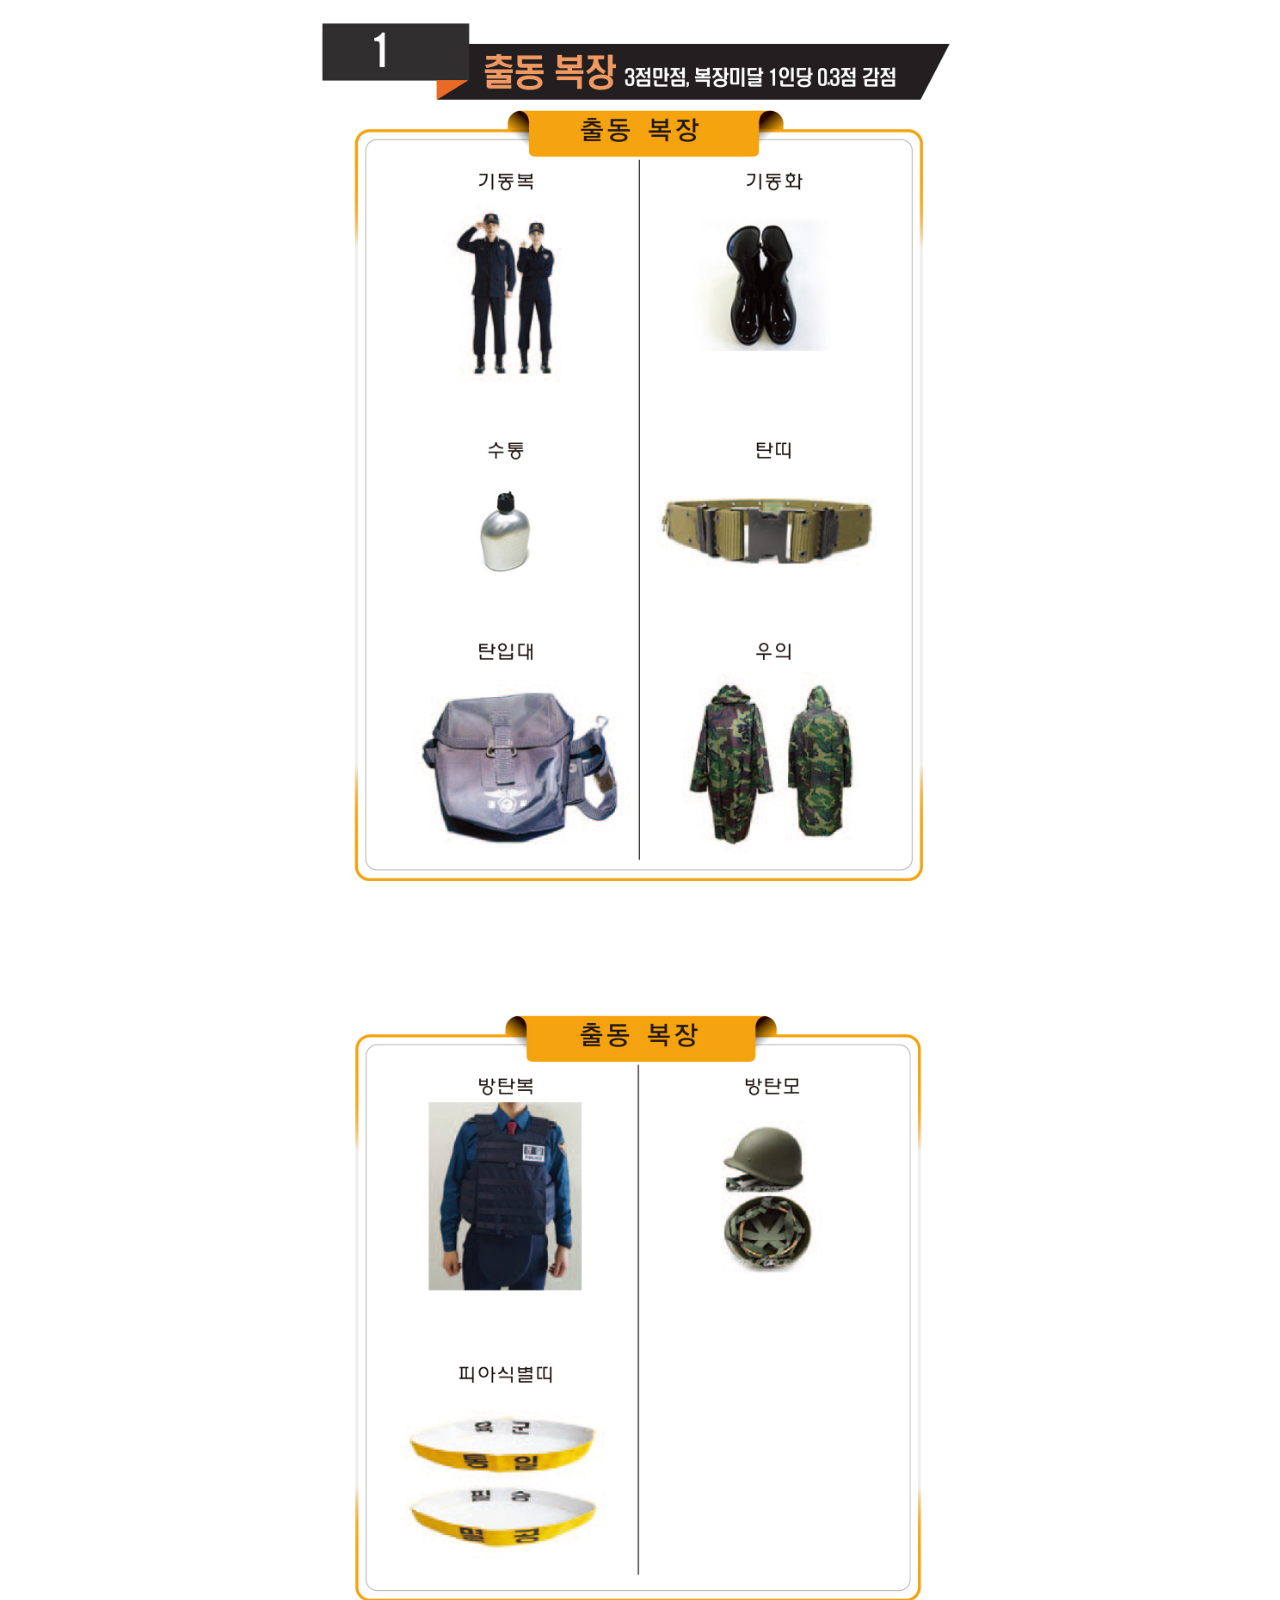
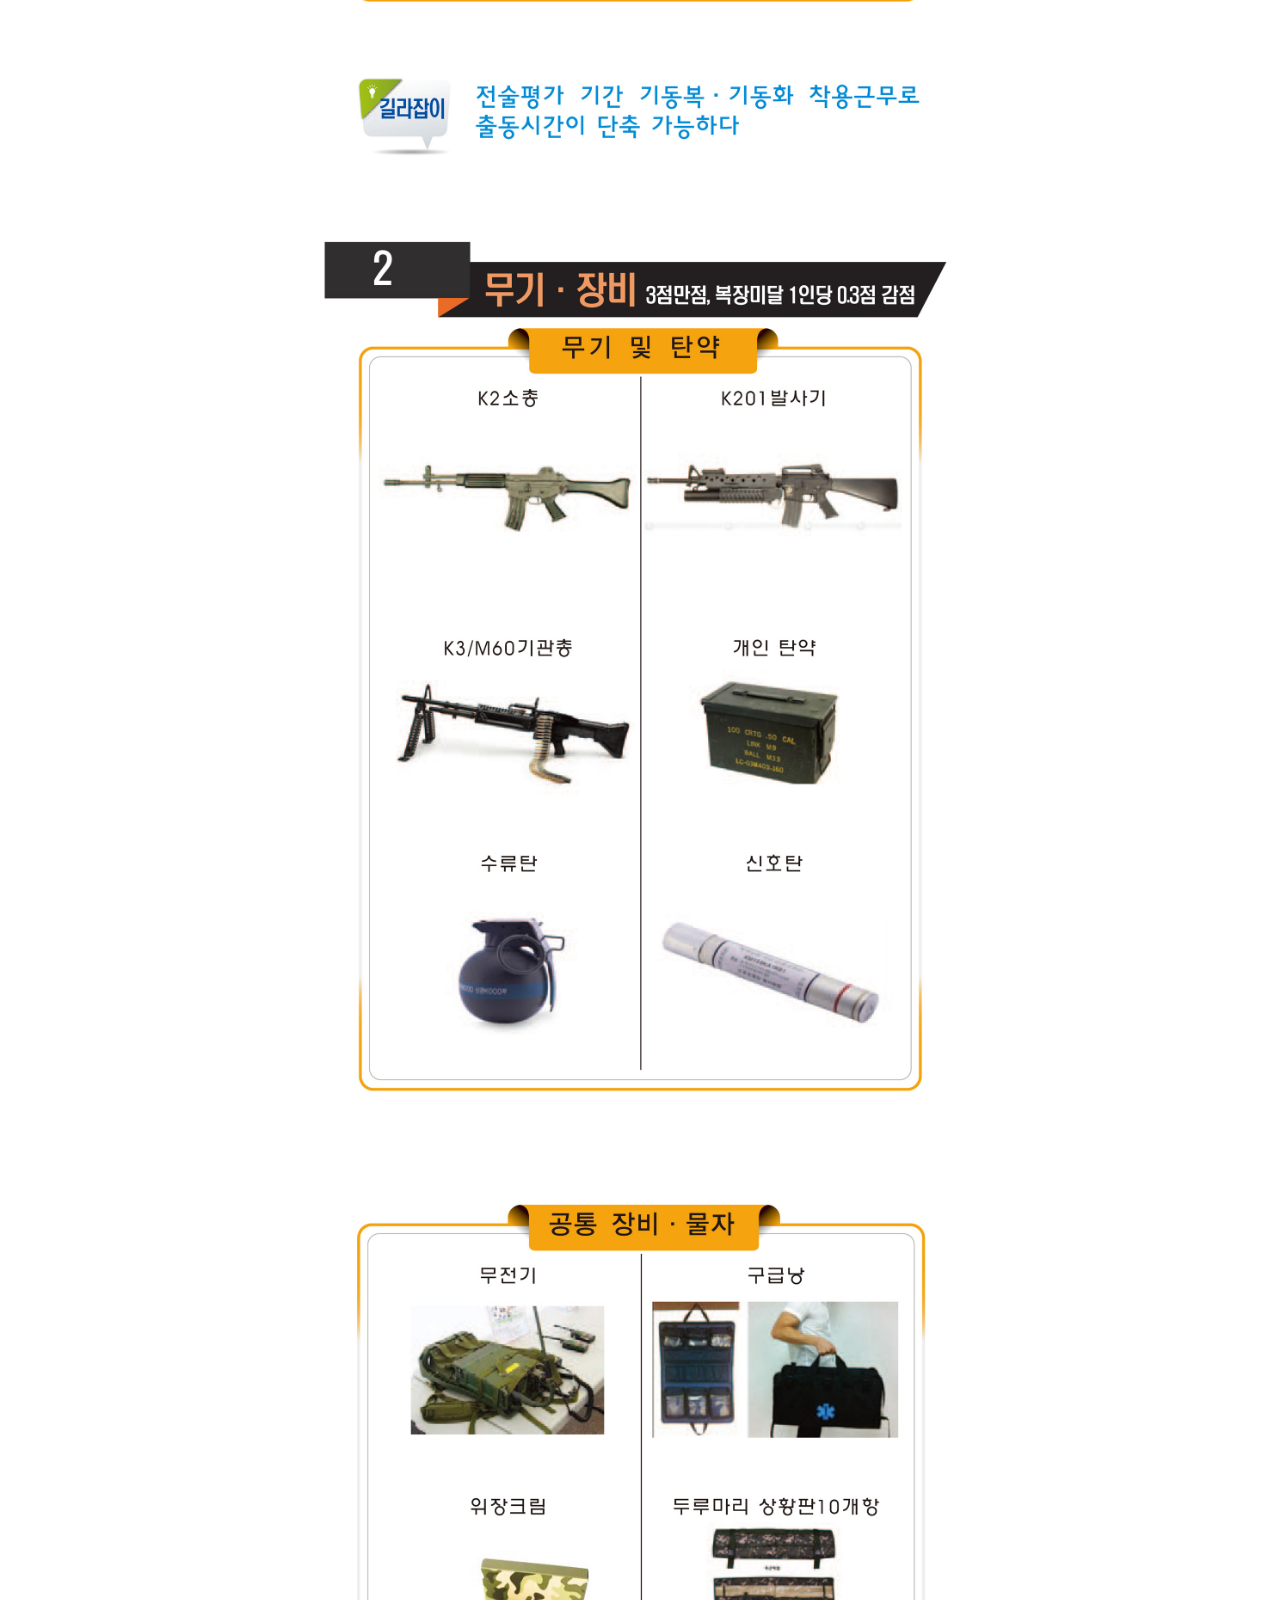
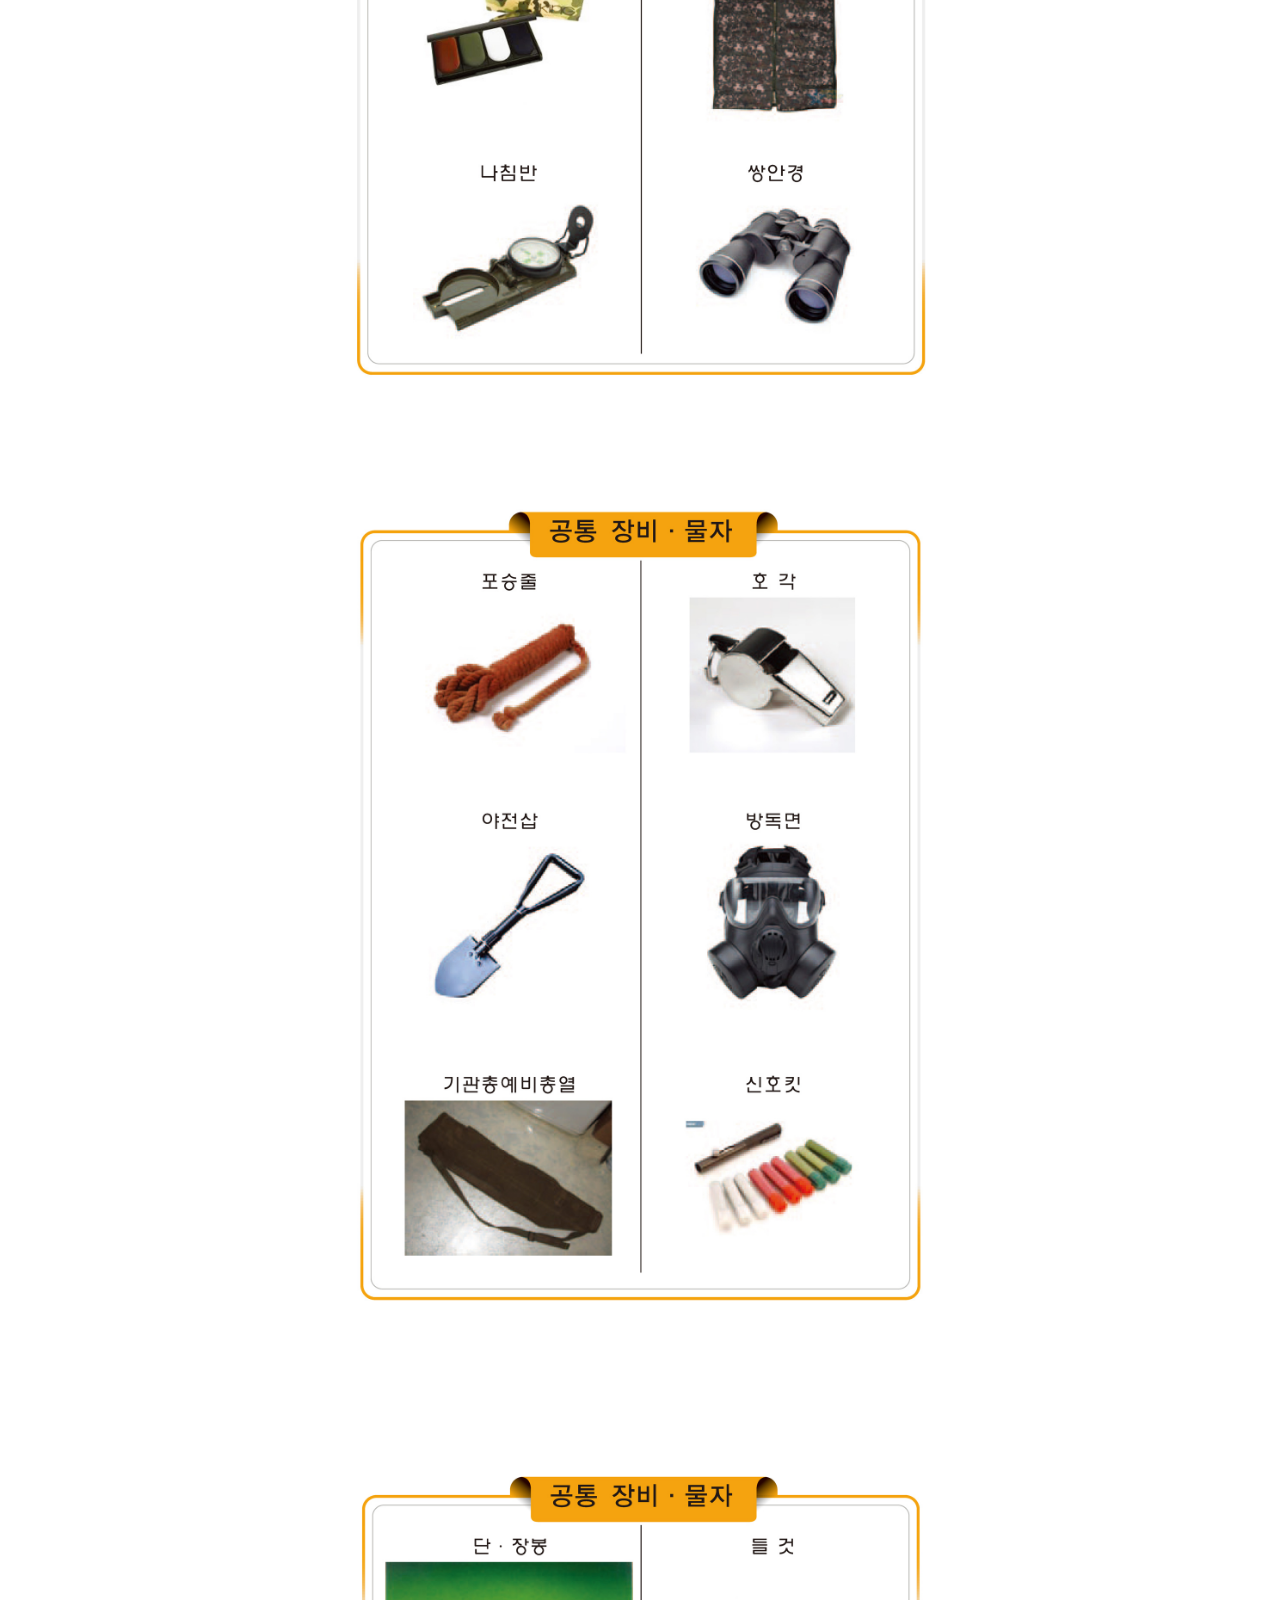
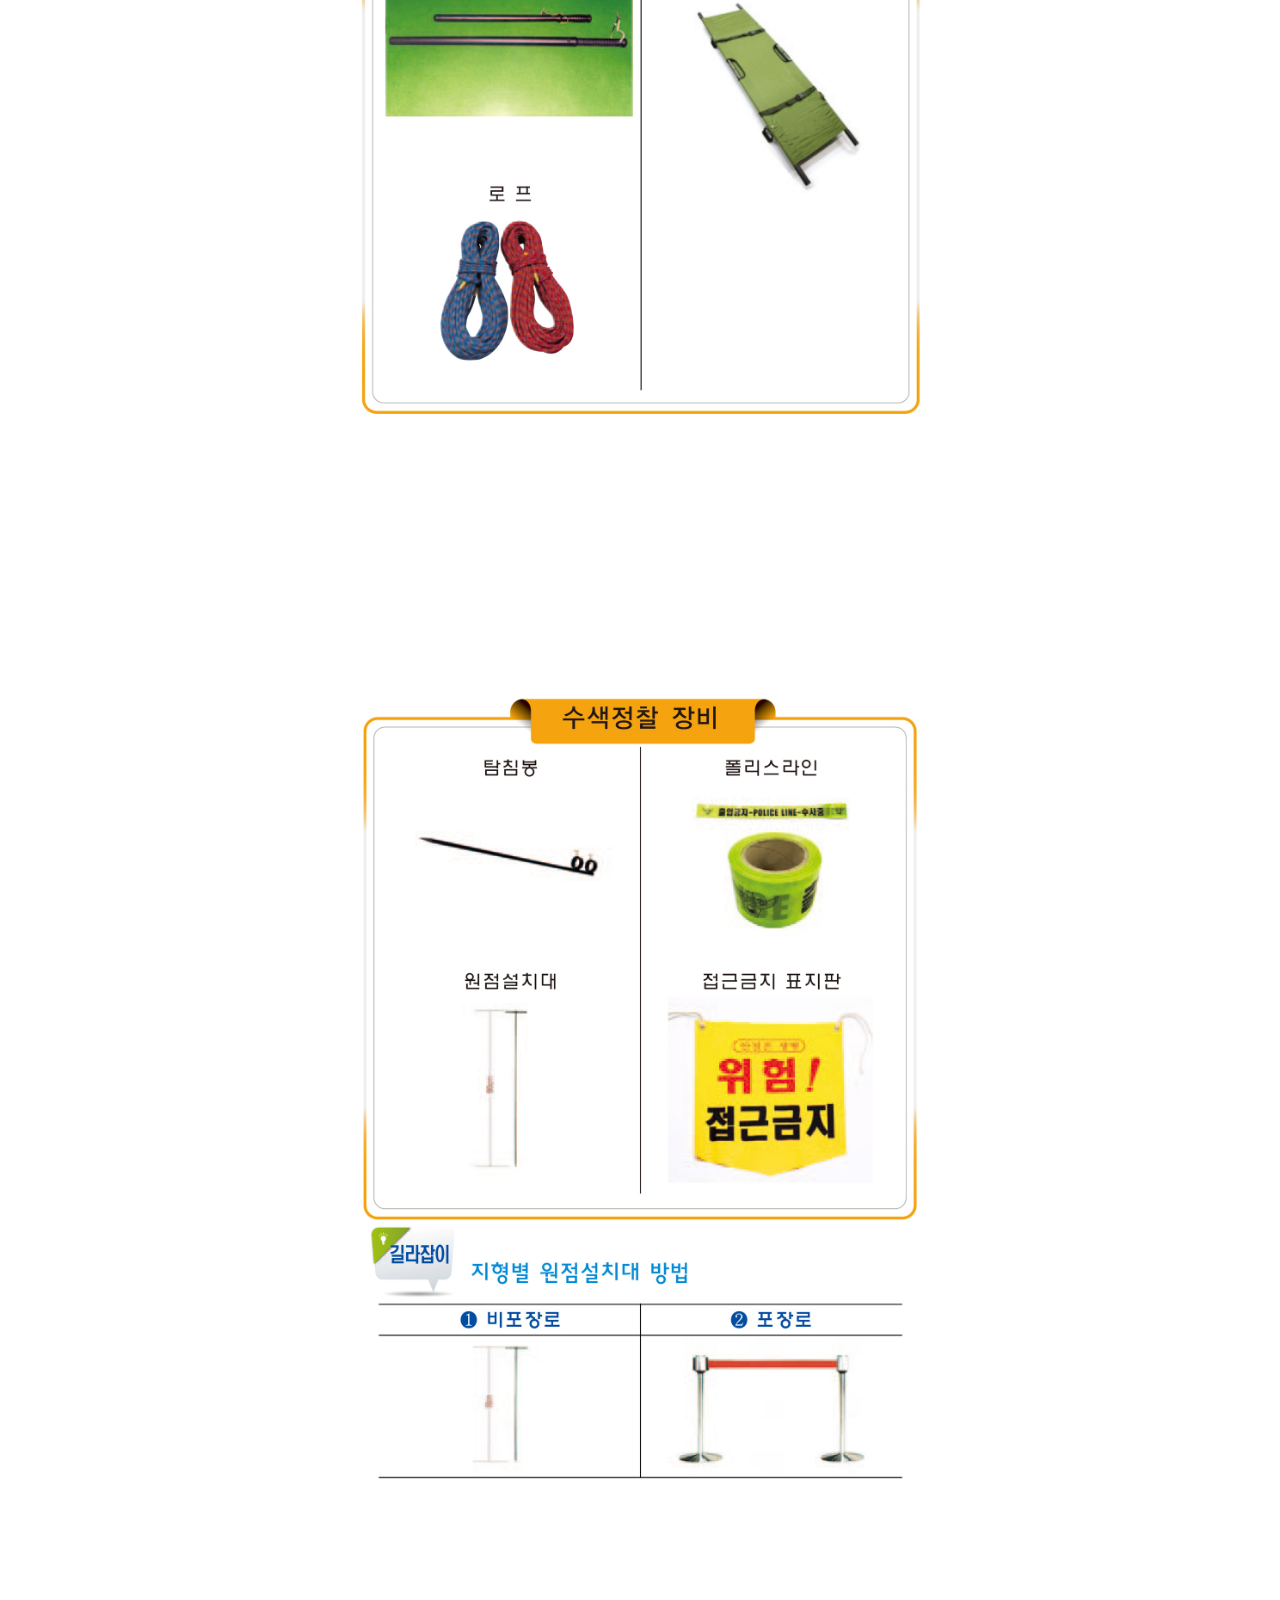
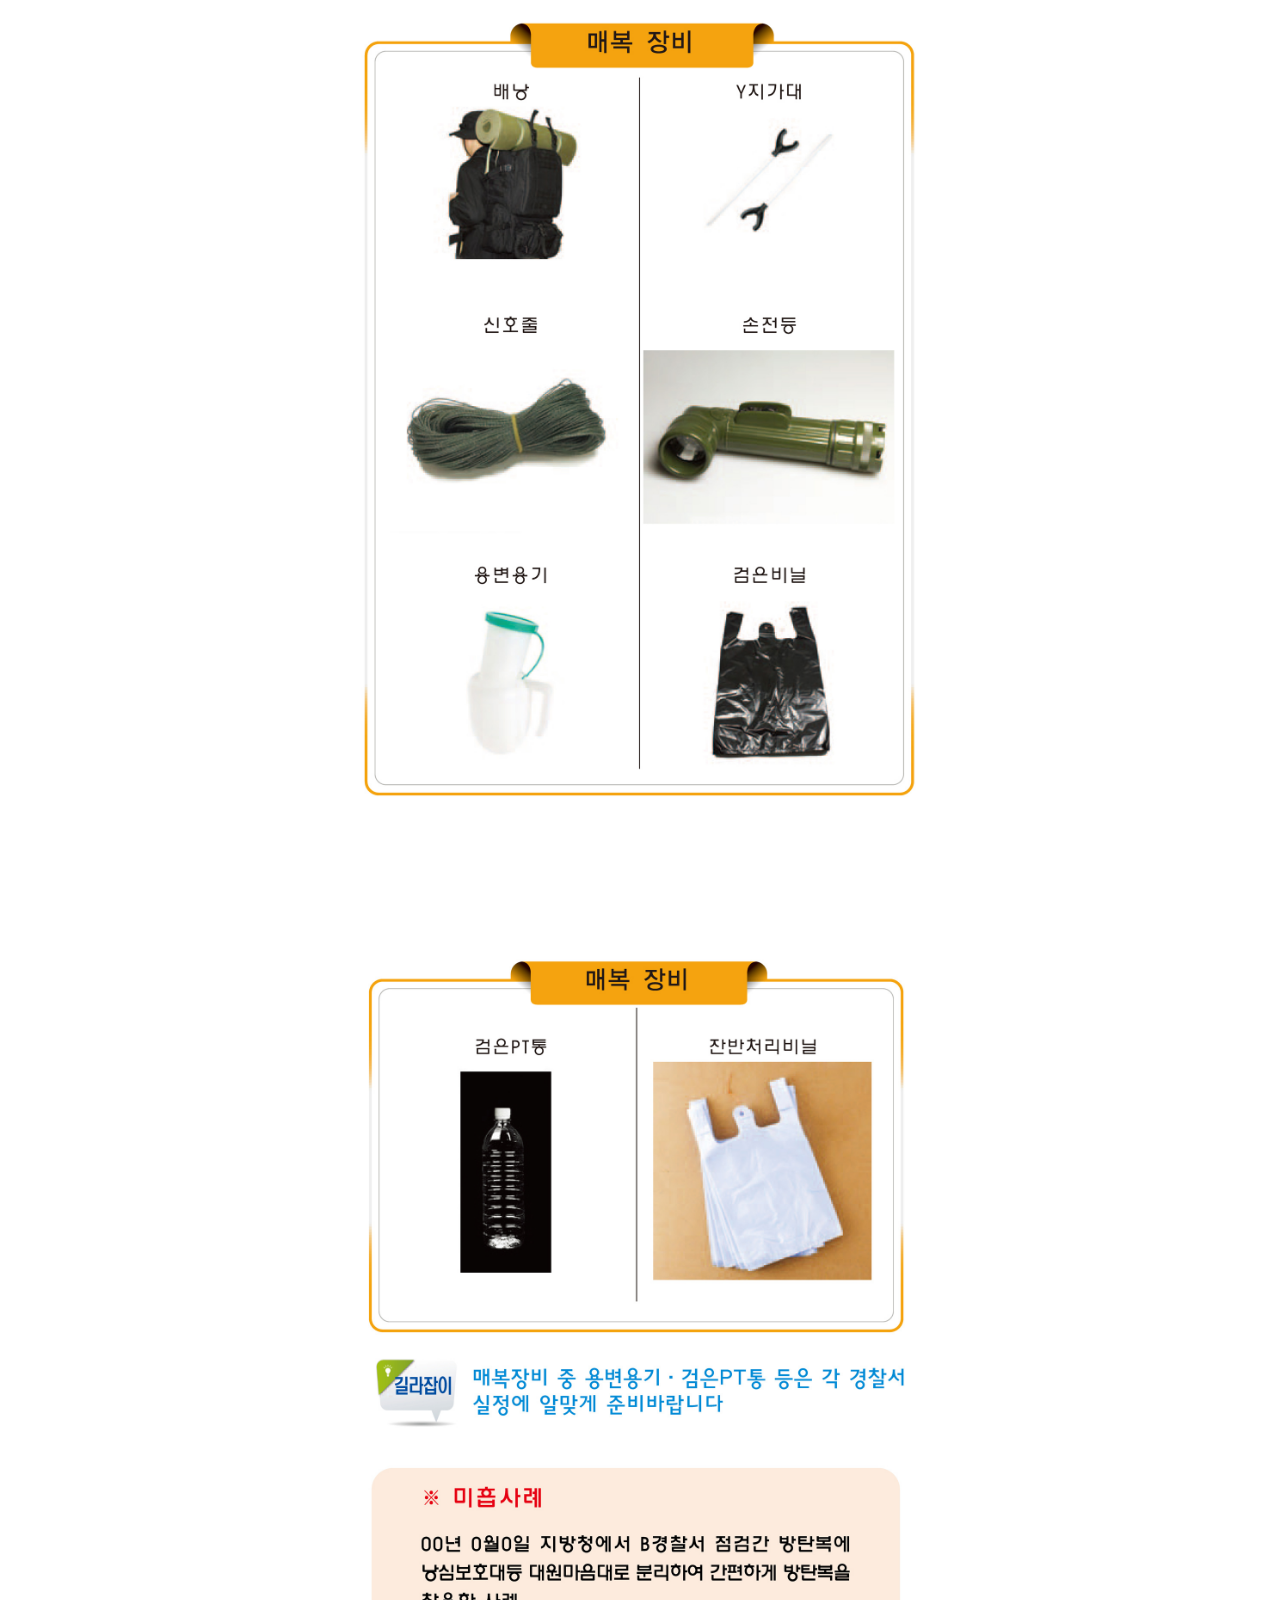
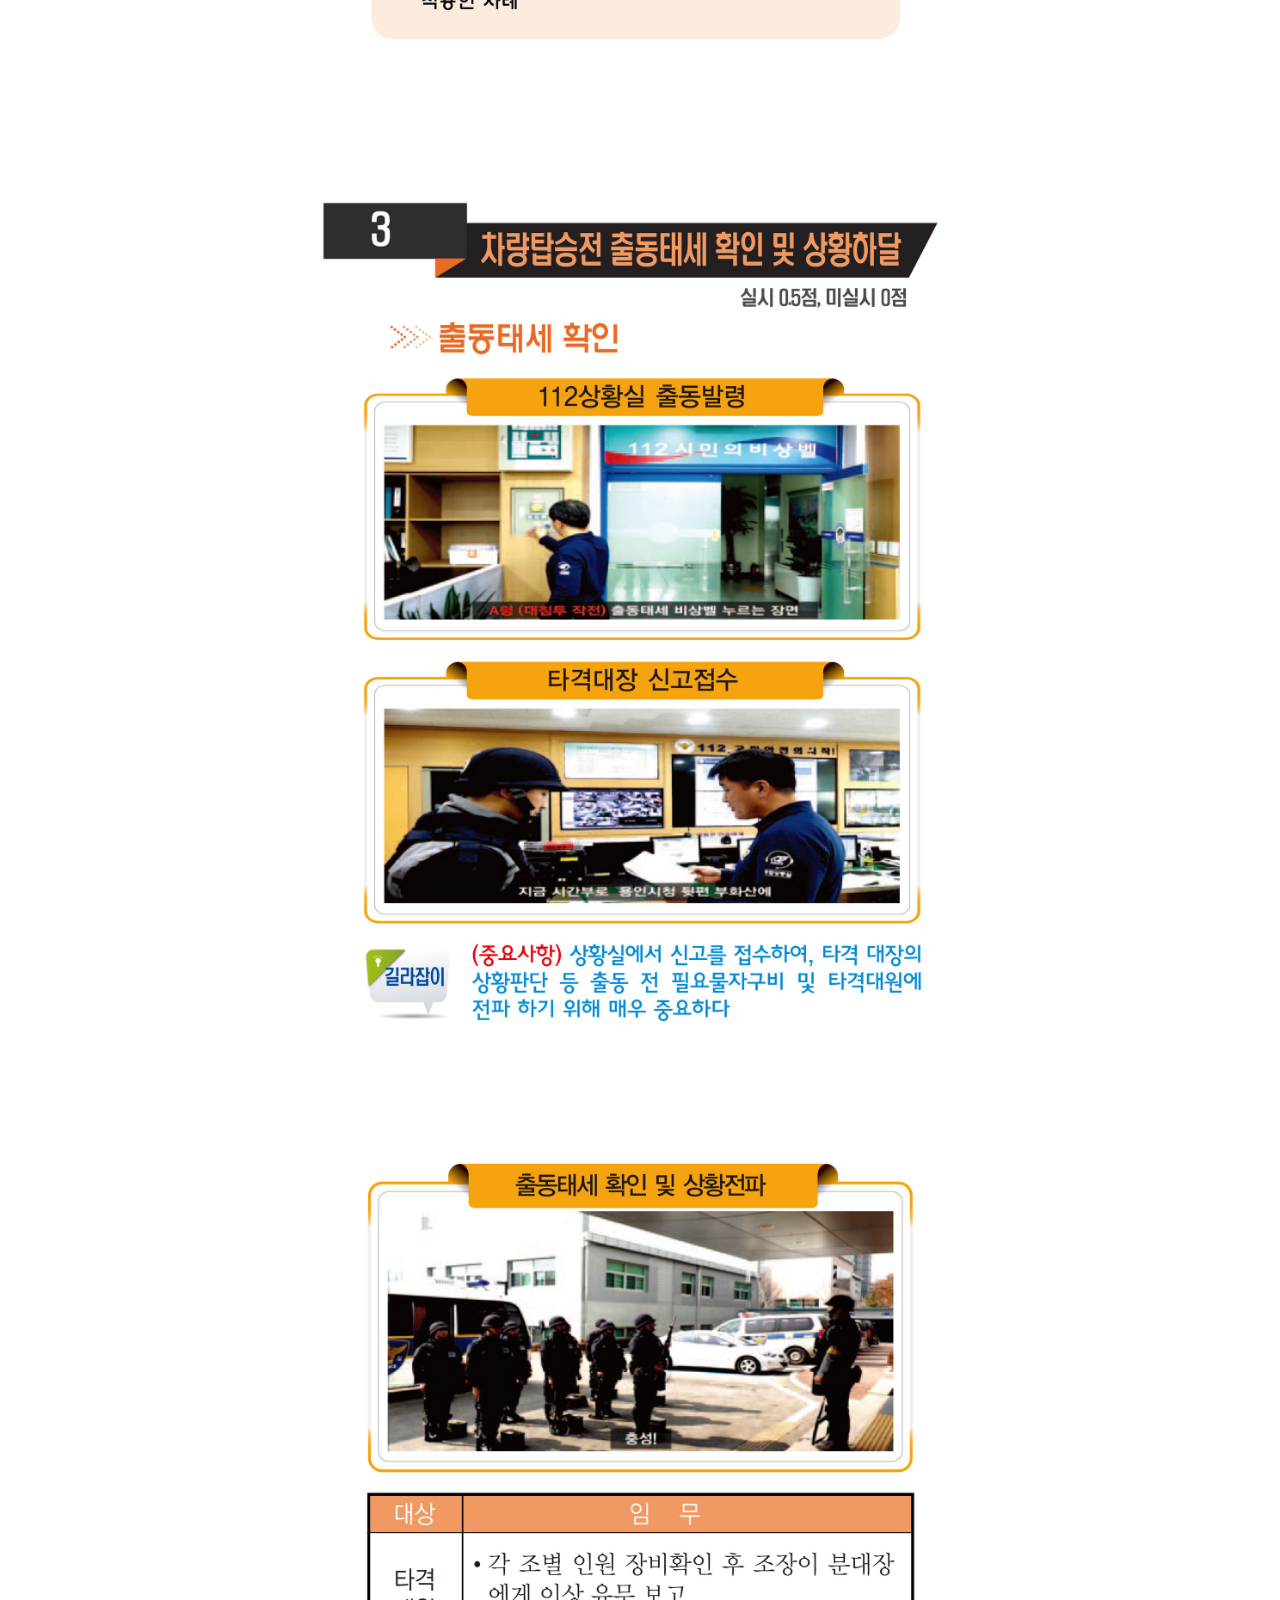
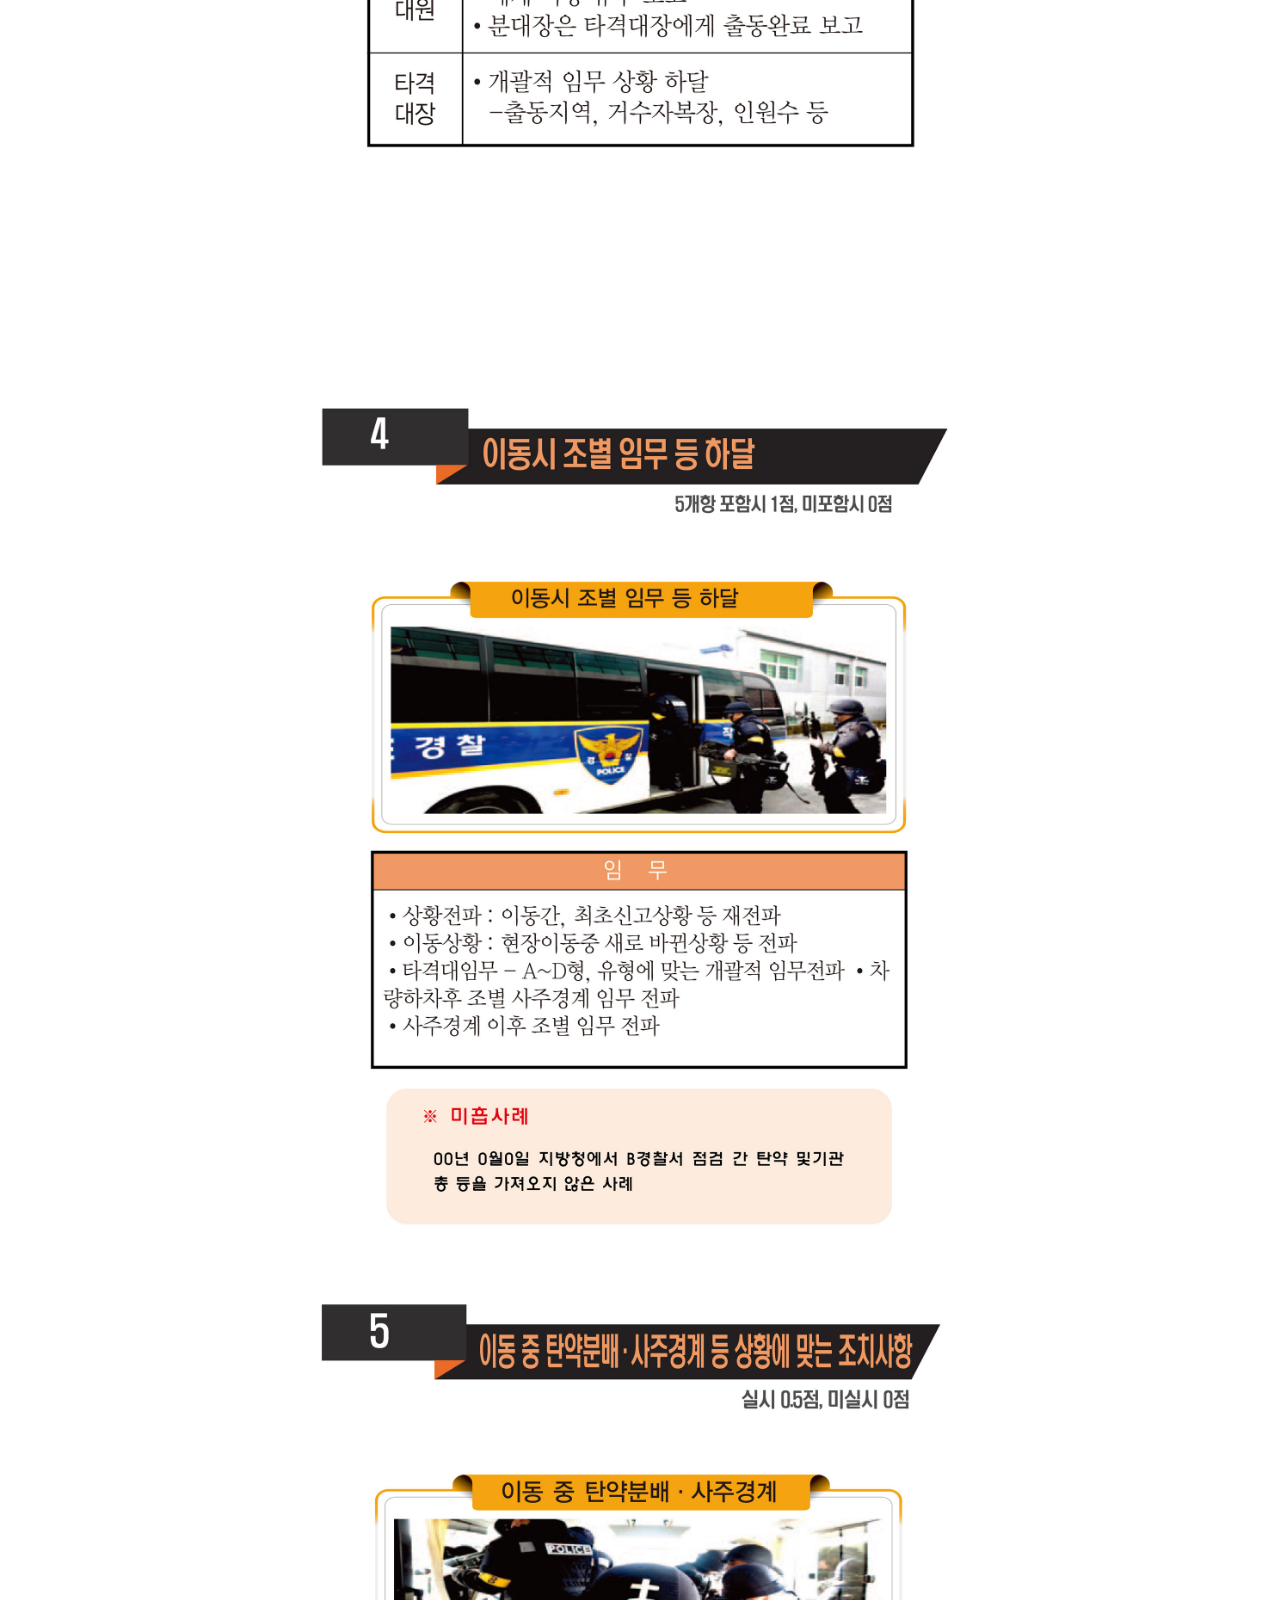
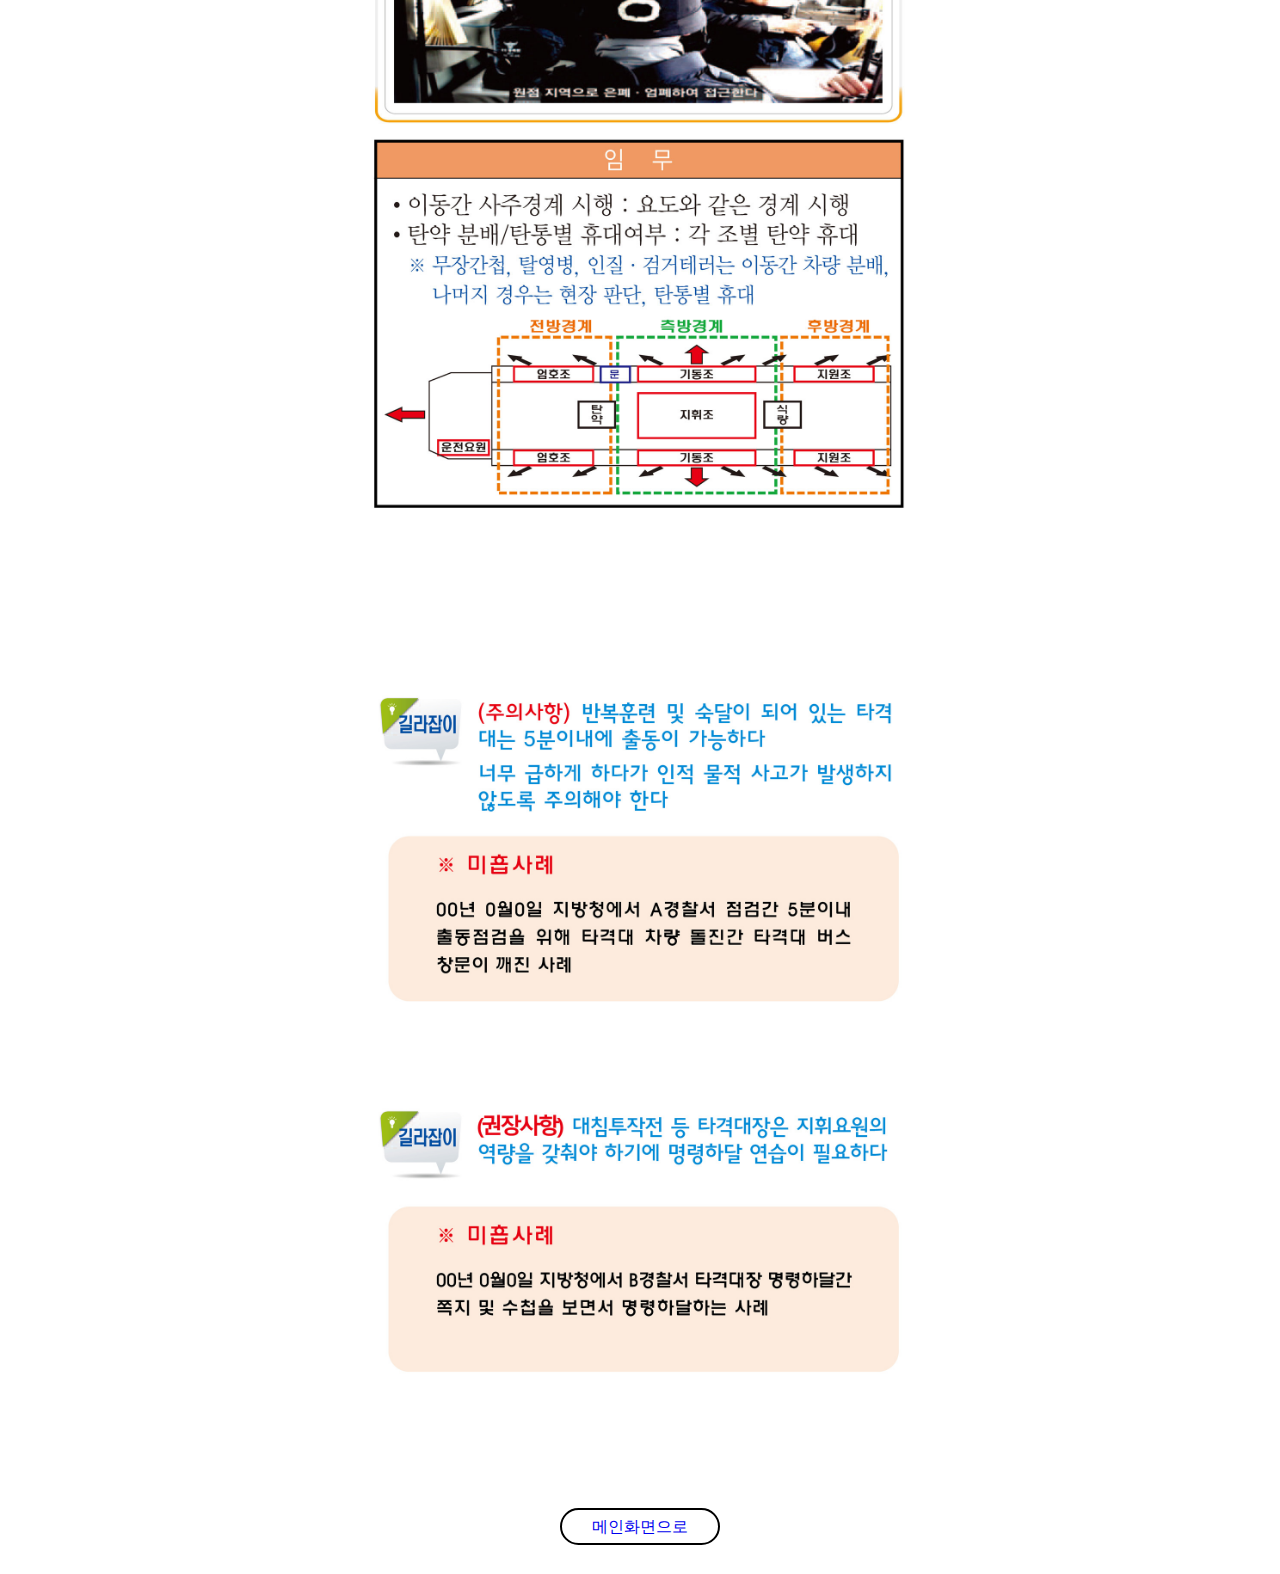
<file: 출동준비태세.html>
<!doctype html>
<html>
		<head>
				<meta charset="utf-8">
			<meta name="viewport" content="width=device-width, initial-scale = 1.0, maximum-scale=1">
				<title>출동준비태세</title>
				<style type="text/css">
@import url("출동준비태세.css");
</style>
		</head>
		<body>
			<div>
				<img src="112019.jpg">
				<img src="112020.jpg">
				<img src="112021.jpg">
				<img src="112022.jpg">
				<img src="112023.jpg">
				<img src="112024.jpg">
				<img src="112025.jpg">
				<img src="112026.jpg">
				<img src="112027.jpg">
				<img src="112028.jpg">
				<img src="112029.jpg">
				<img src="112030.jpg">
				<img src="112031.jpg">
				<img src="112032.jpg">
		
				
				</div>
			<div>
				<br><br>
			<a href="index.html" class="button"> 메인화면으로 </a>
			</div>
					<br><br>
		</body>
	
</html>
</file>
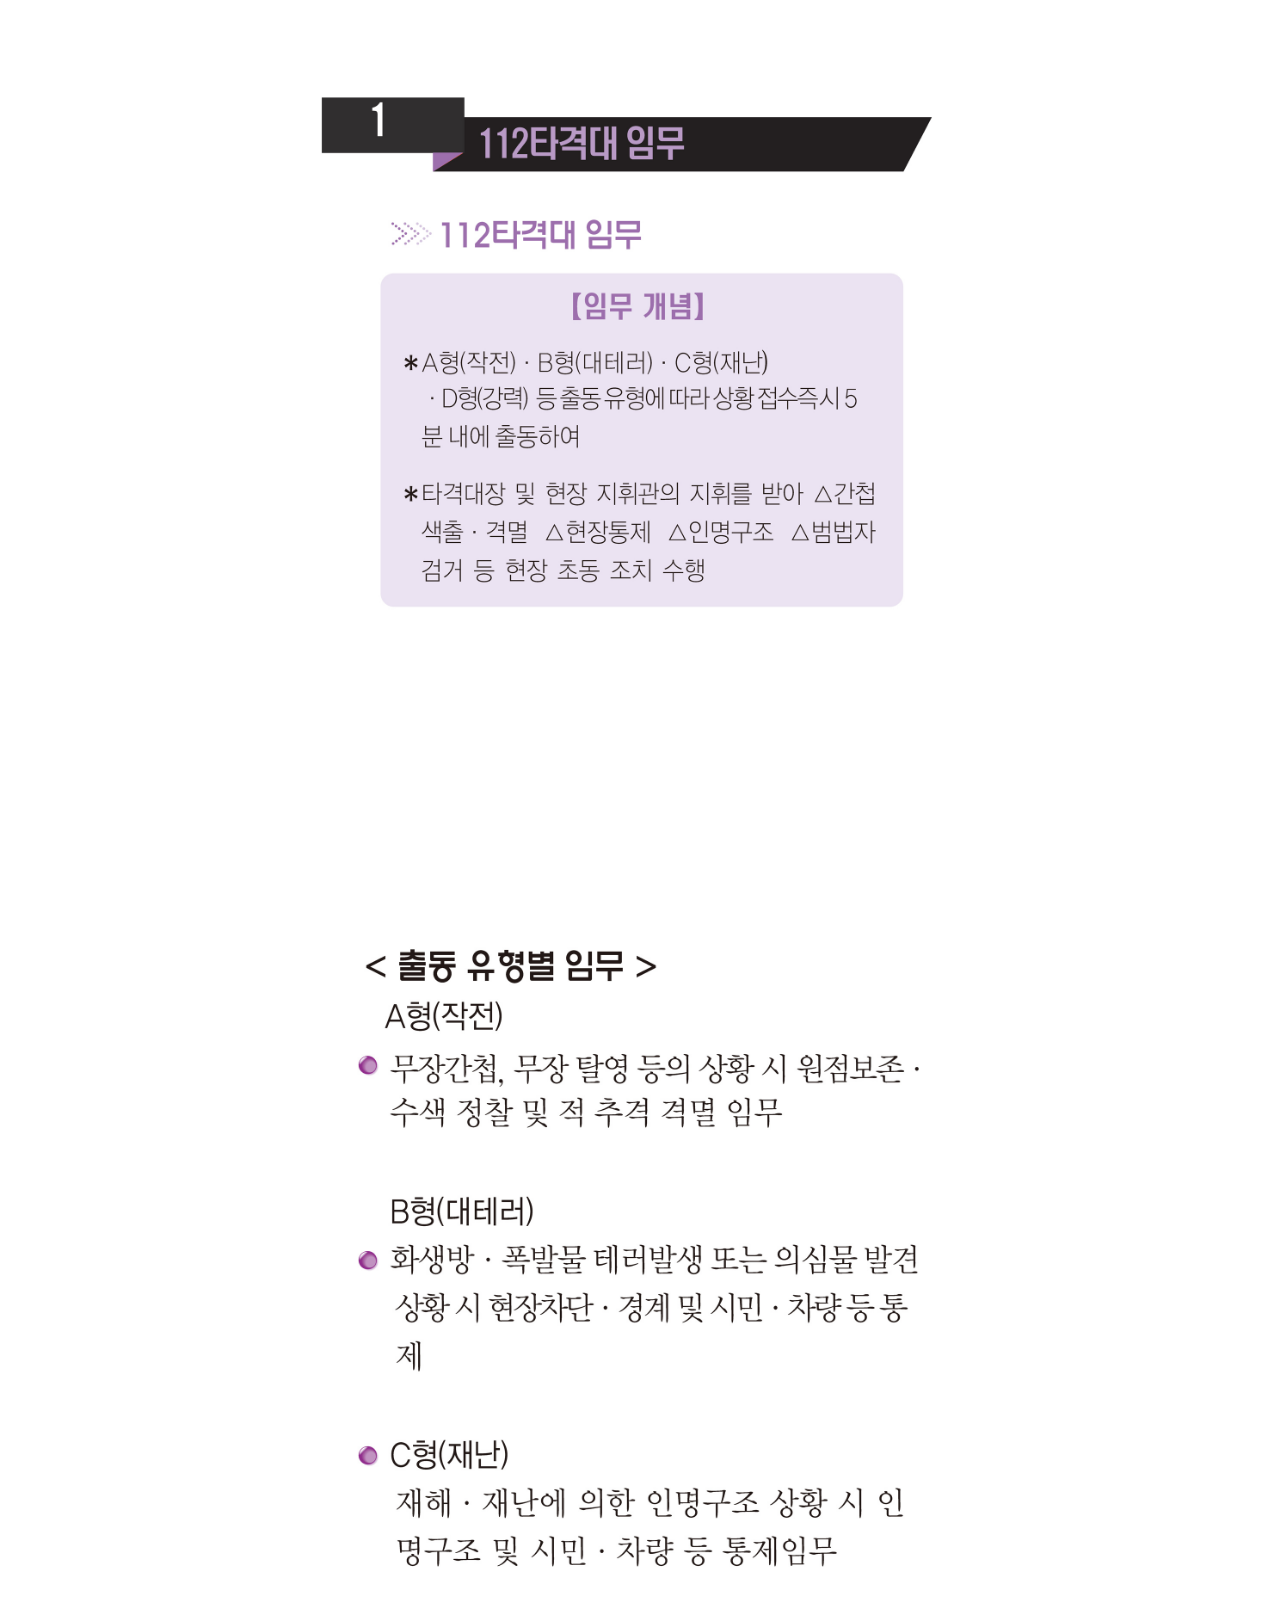
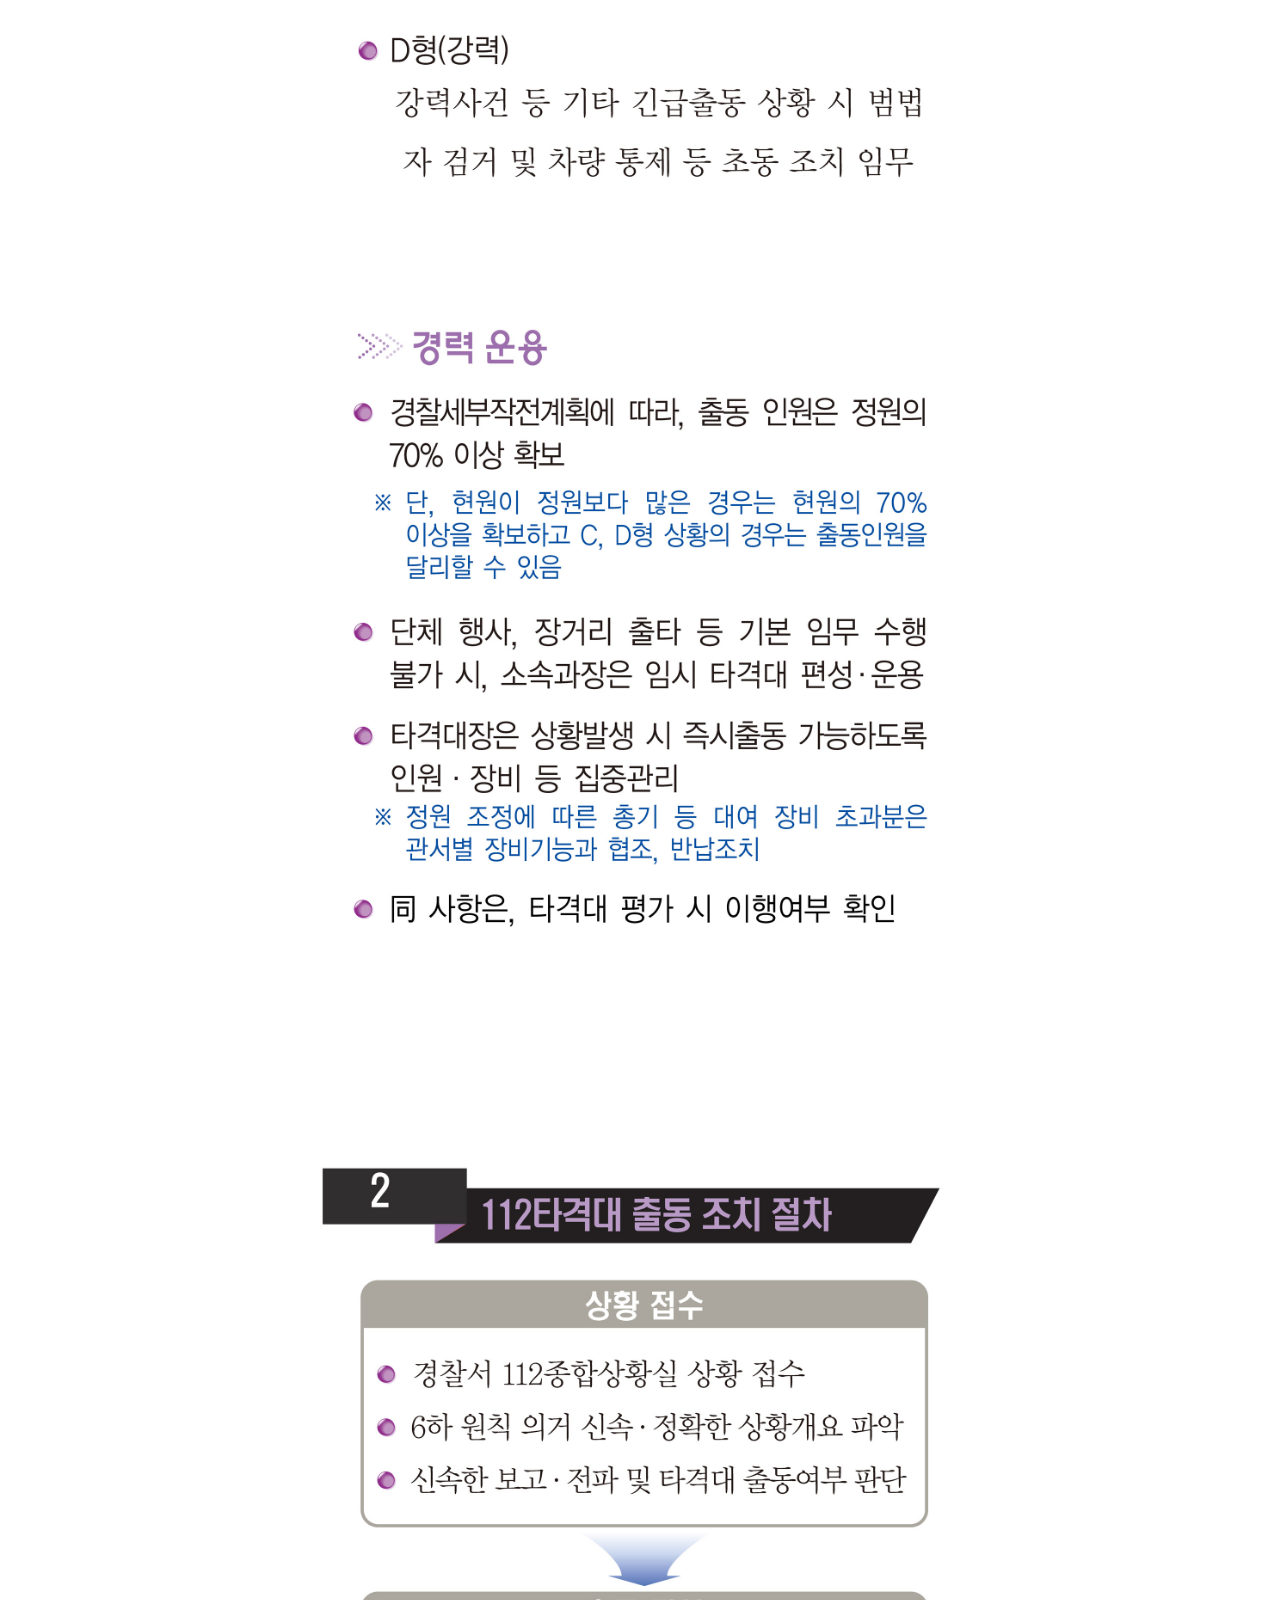
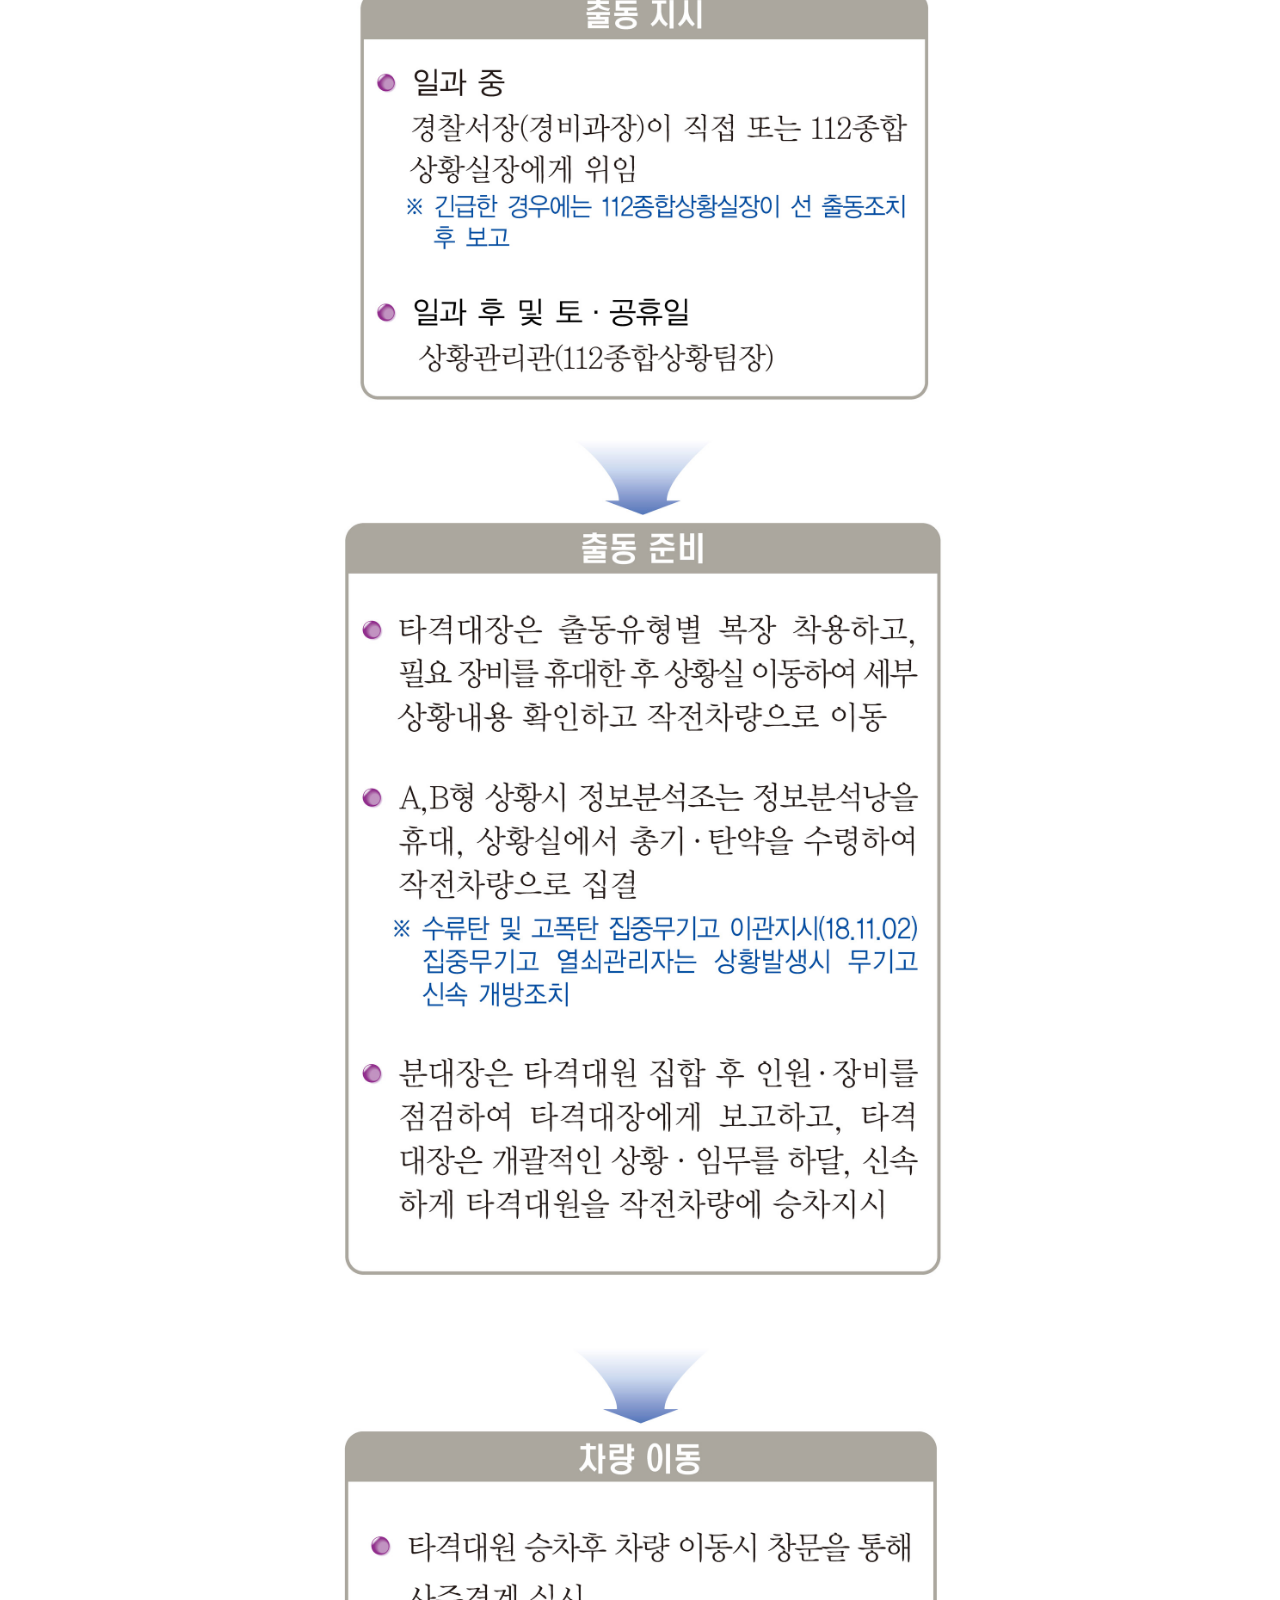
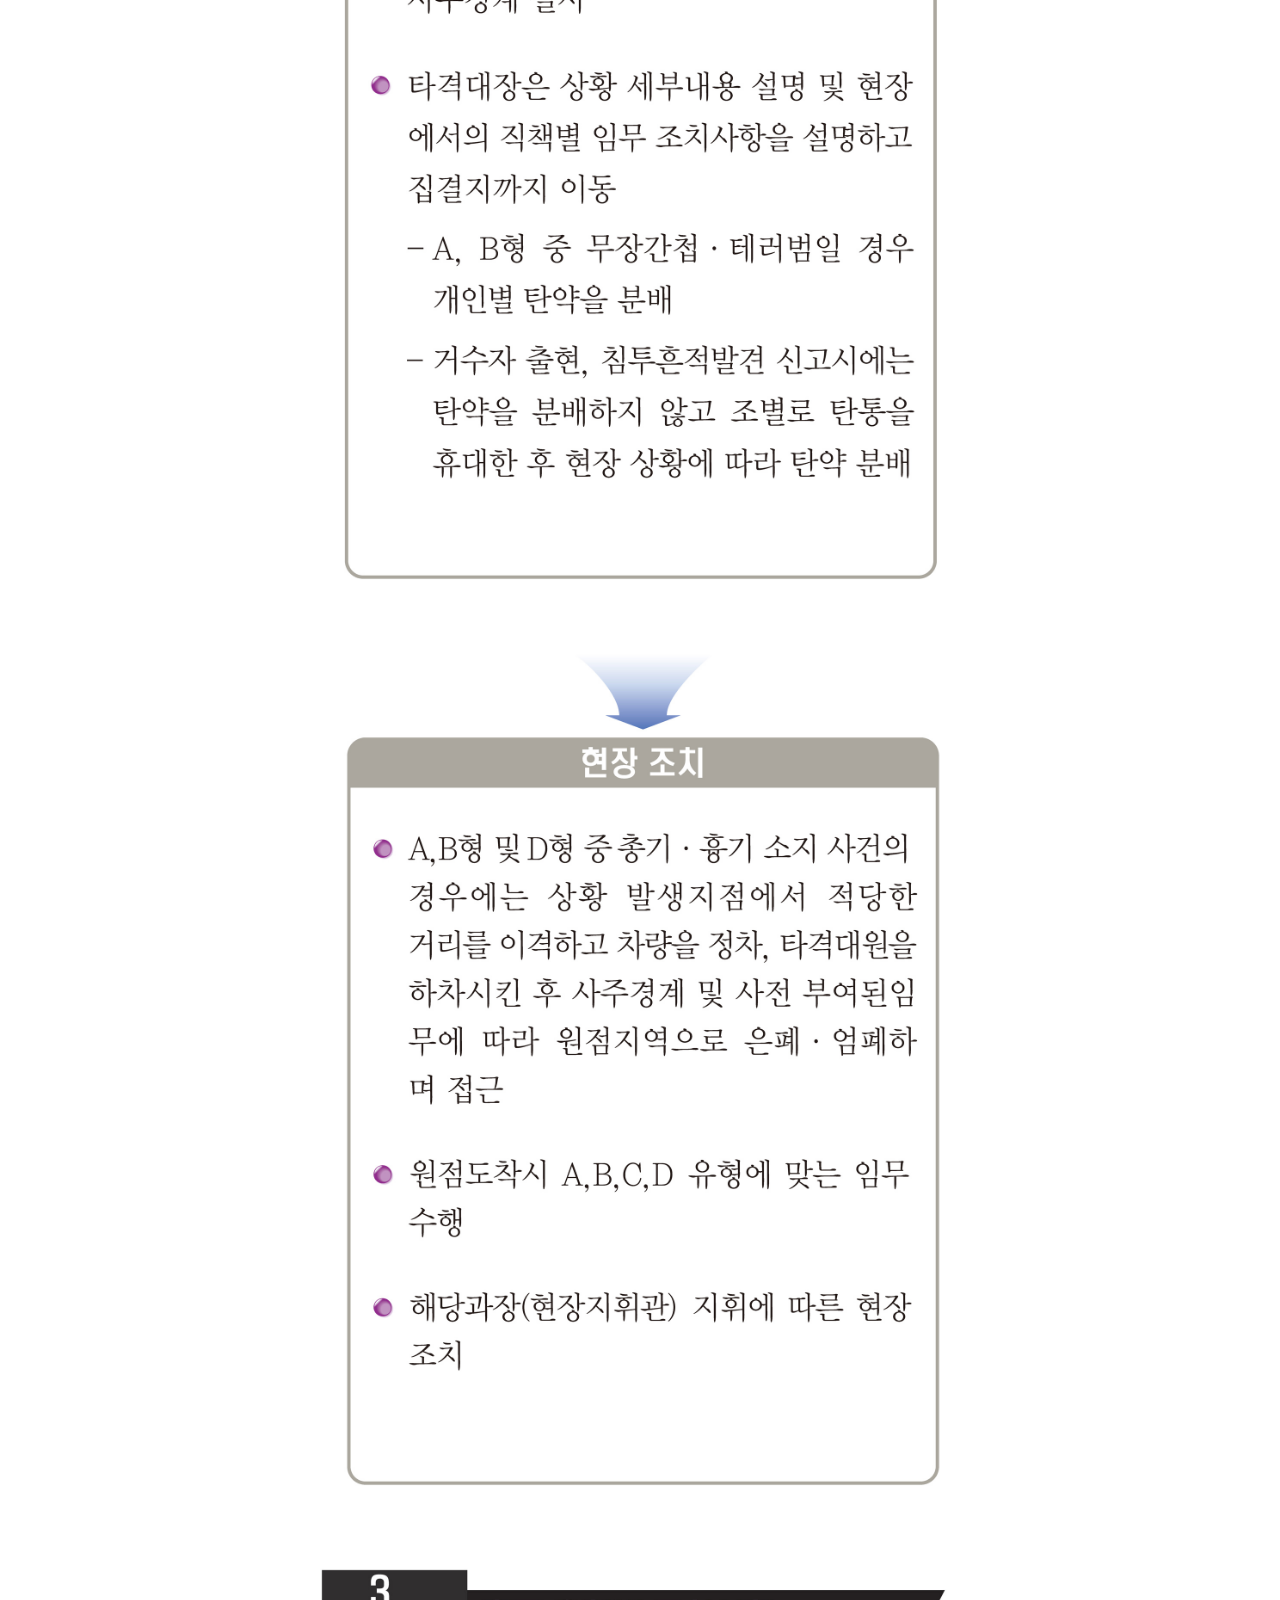
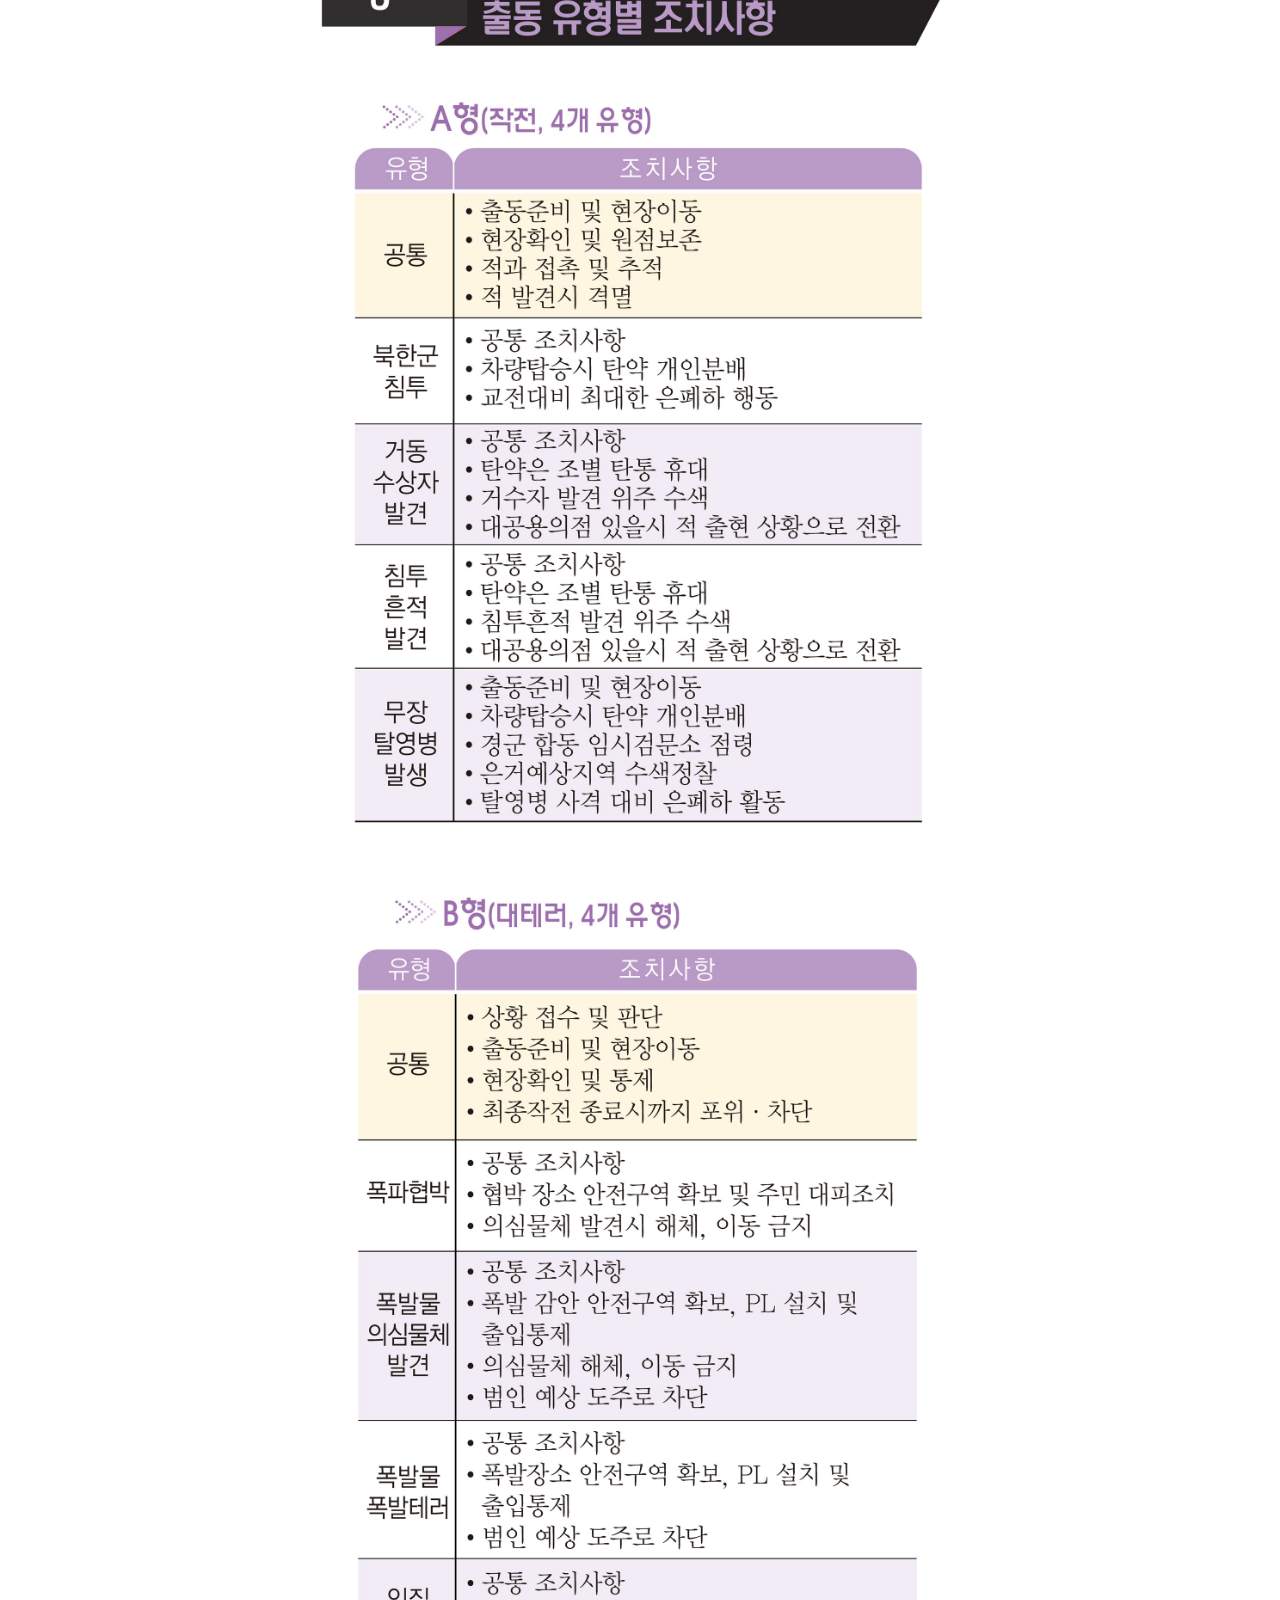
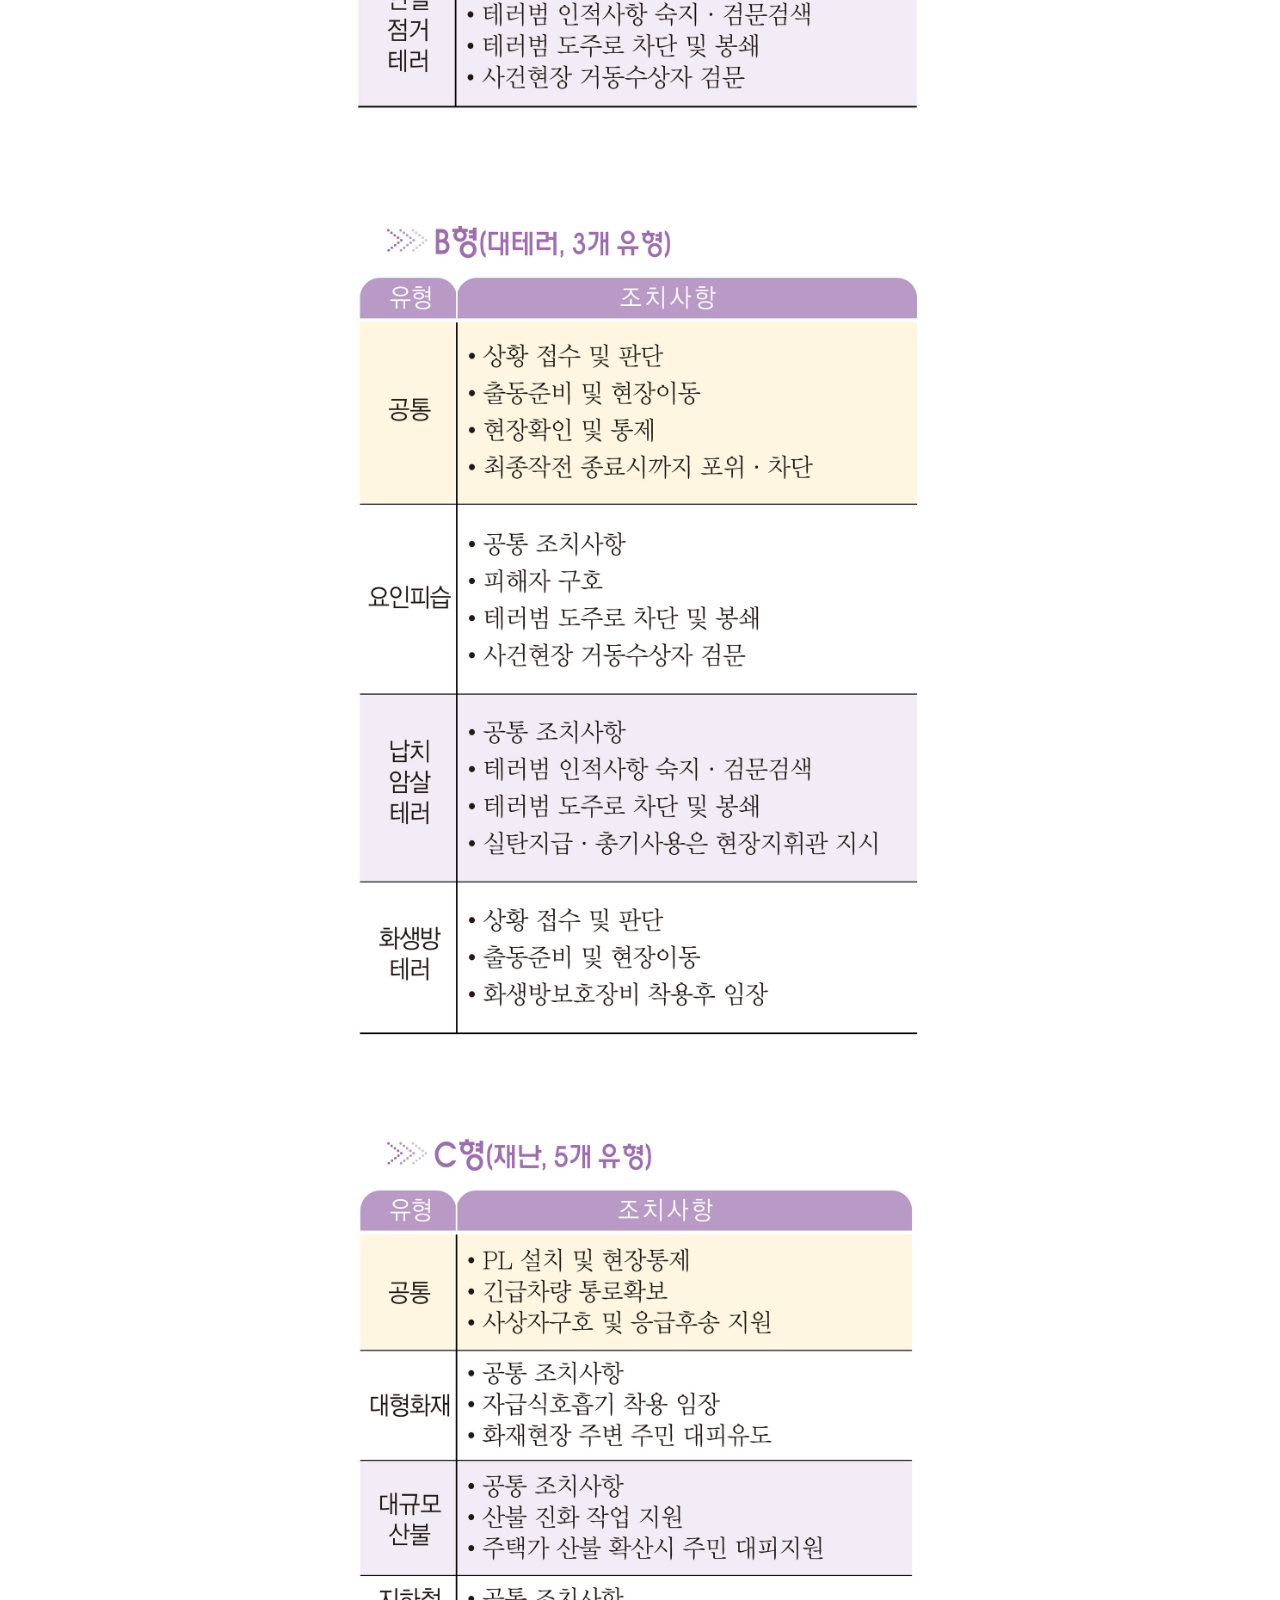
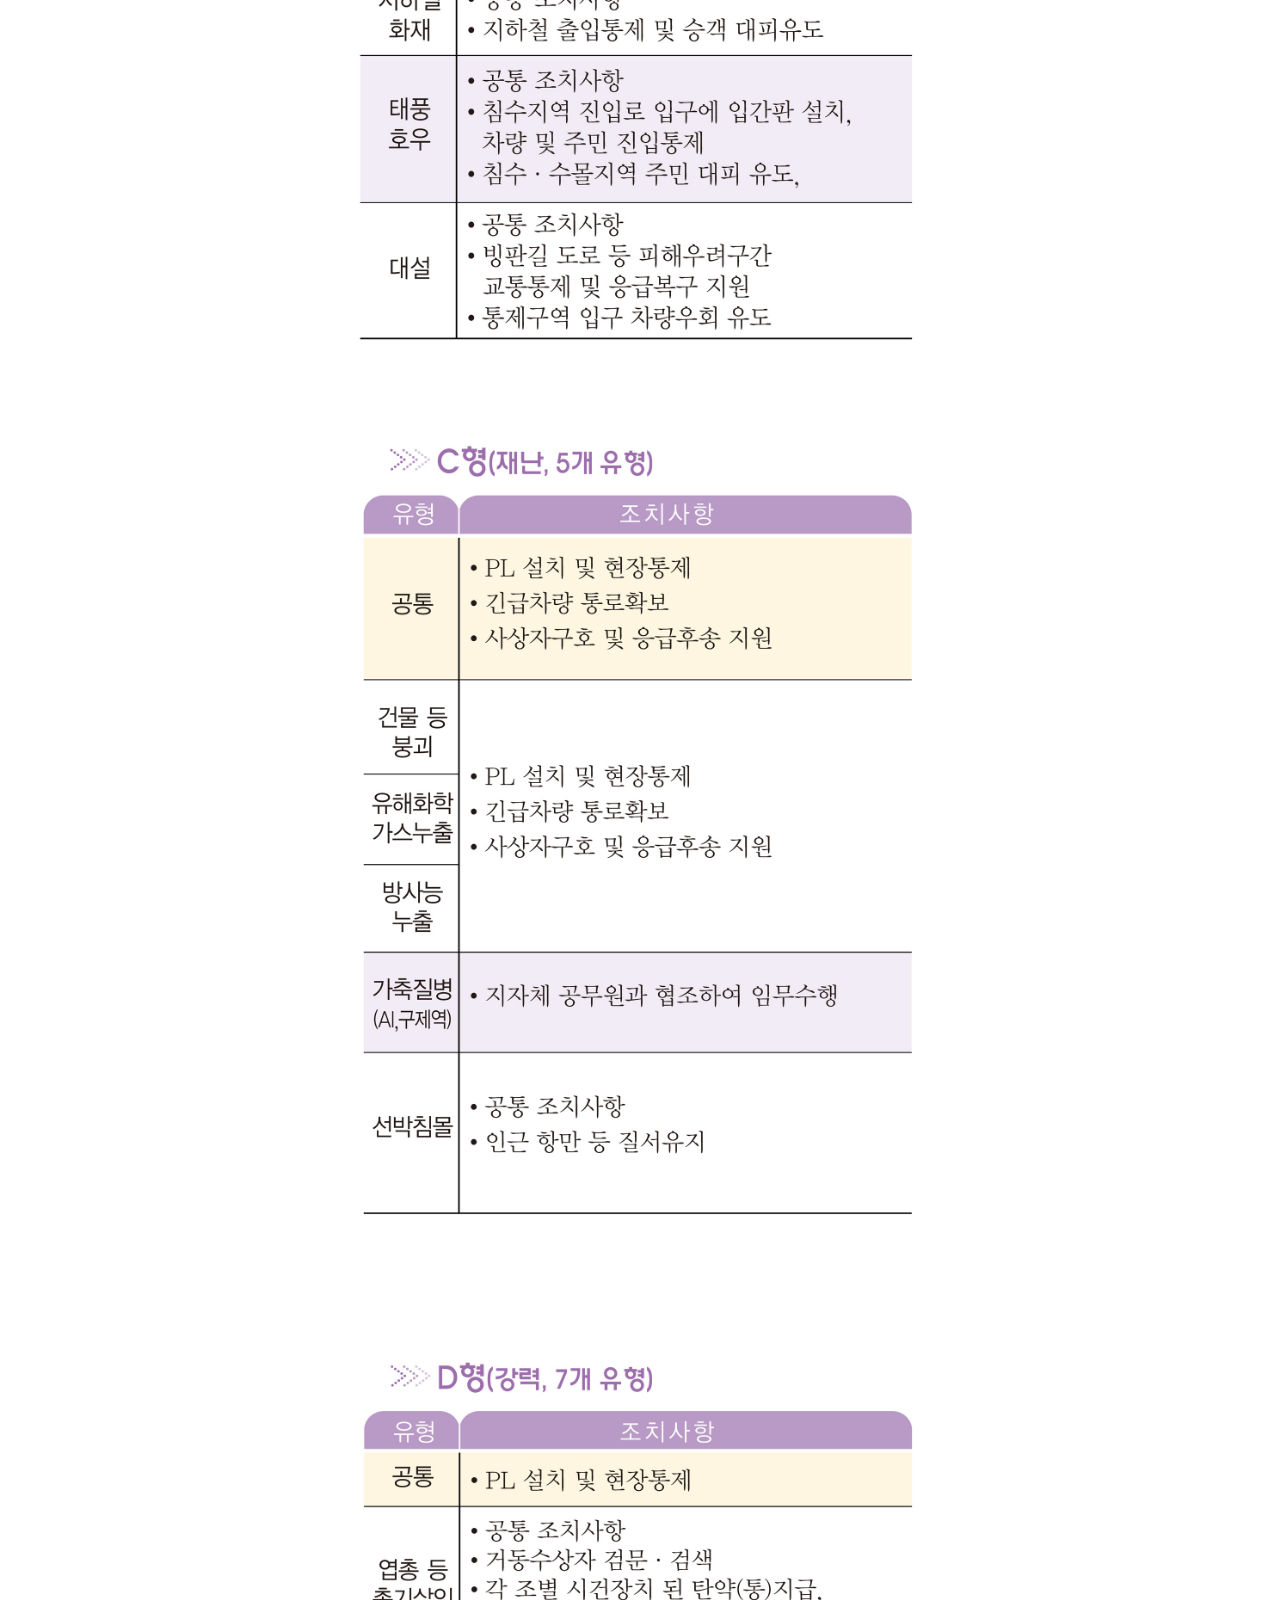
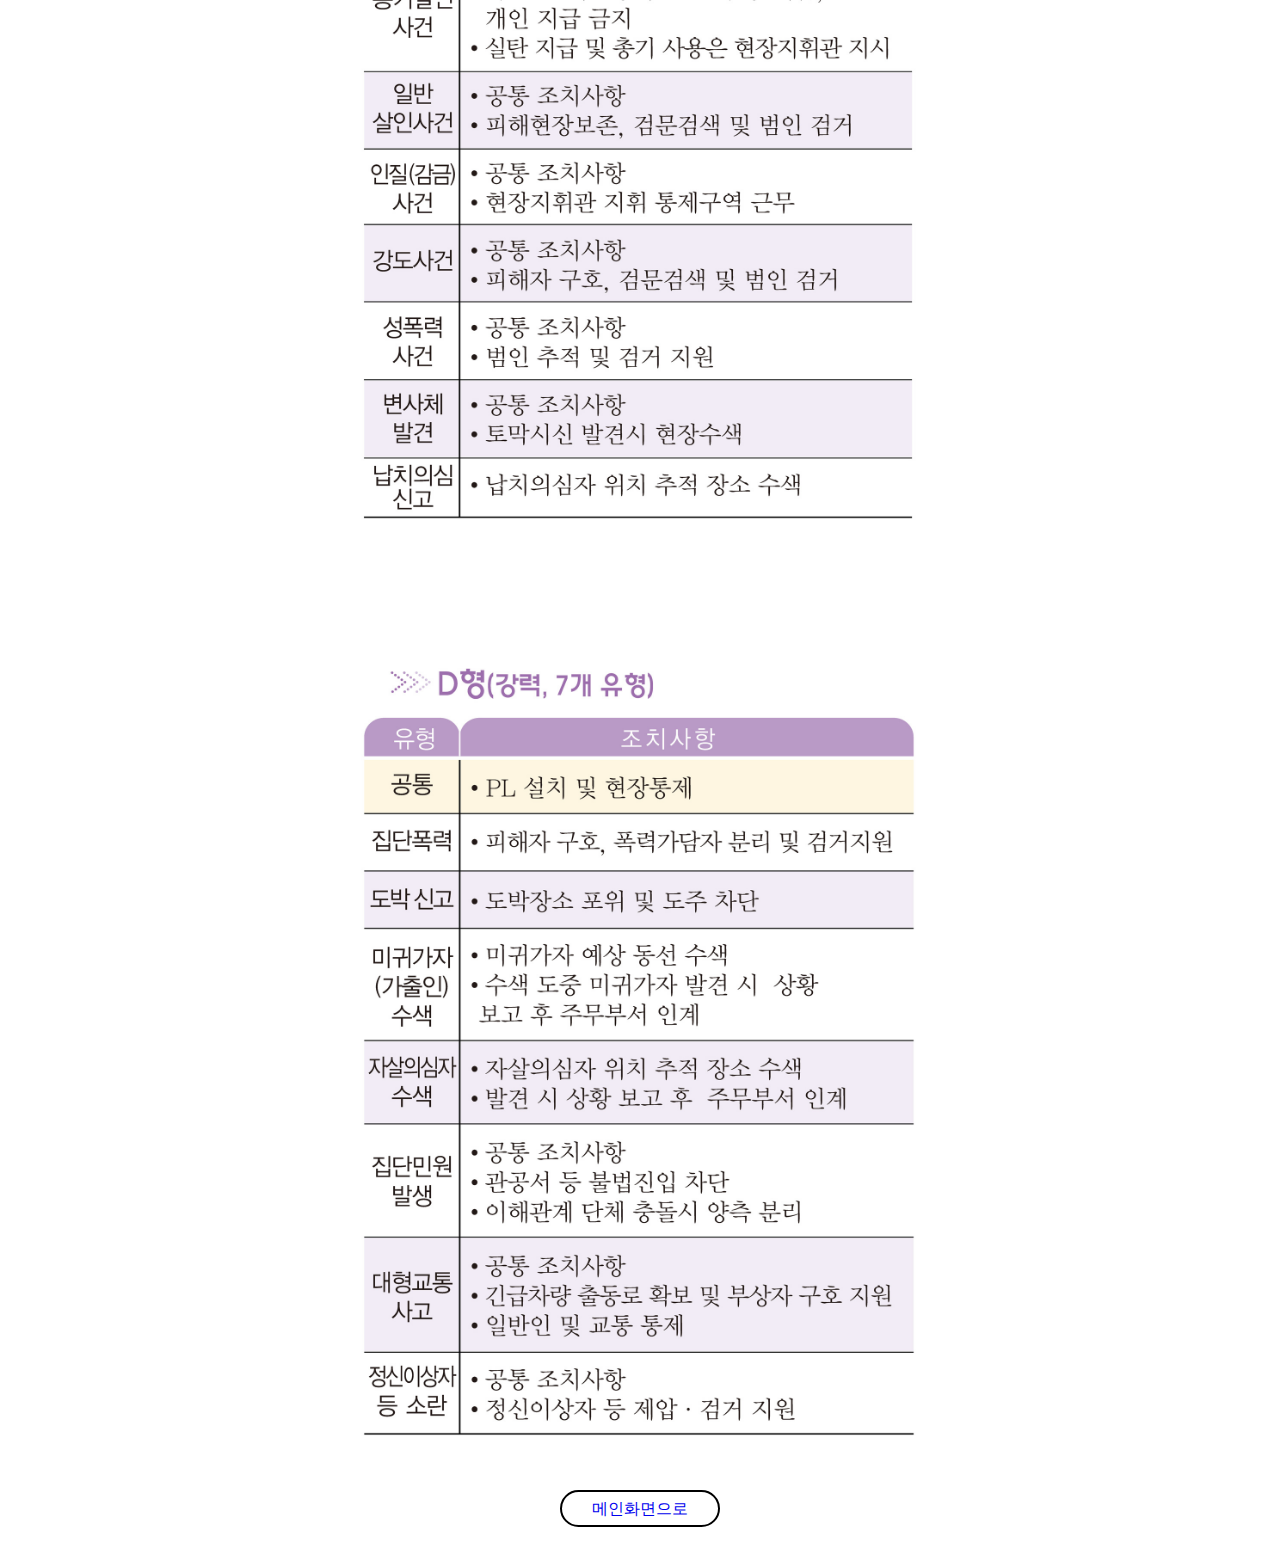
<file: 타격대운용.html>
<!doctype html>
<html>
		<head>
				<meta charset="utf-8">
			<meta name="viewport" content="width=device-width, initial-scale = 1.0, maximum-scale=1">
				<title>타격대운용</title>
				<style type="text/css">	
				@import url("타격대운용.css");
                </style>
		</head>
		<div>
					<img src="112004.jpg">
					<img src="112005.jpg">
					<img src="112006.jpg">
					<img src="112007.jpg">
					<img src="112008.jpg">
					<img src="112009.jpg">
					<img src="112010.jpg">
					<img src="112011.jpg">
					<img src="112012.jpg" alt="">
					<img src="112013.jpg" alt="">
					<img src="112014.jpg" alt="">
					<img src="112015.jpg" alt="">
					<img src="112016.jpg" alt="">
					<img src="112017.jpg" alt="">
						<br><br>
			<a href="index.html" class="button"> 메인화면으로 </a>
	</div>
		<body>
					<br><br>

		</body>
</html>
</file>
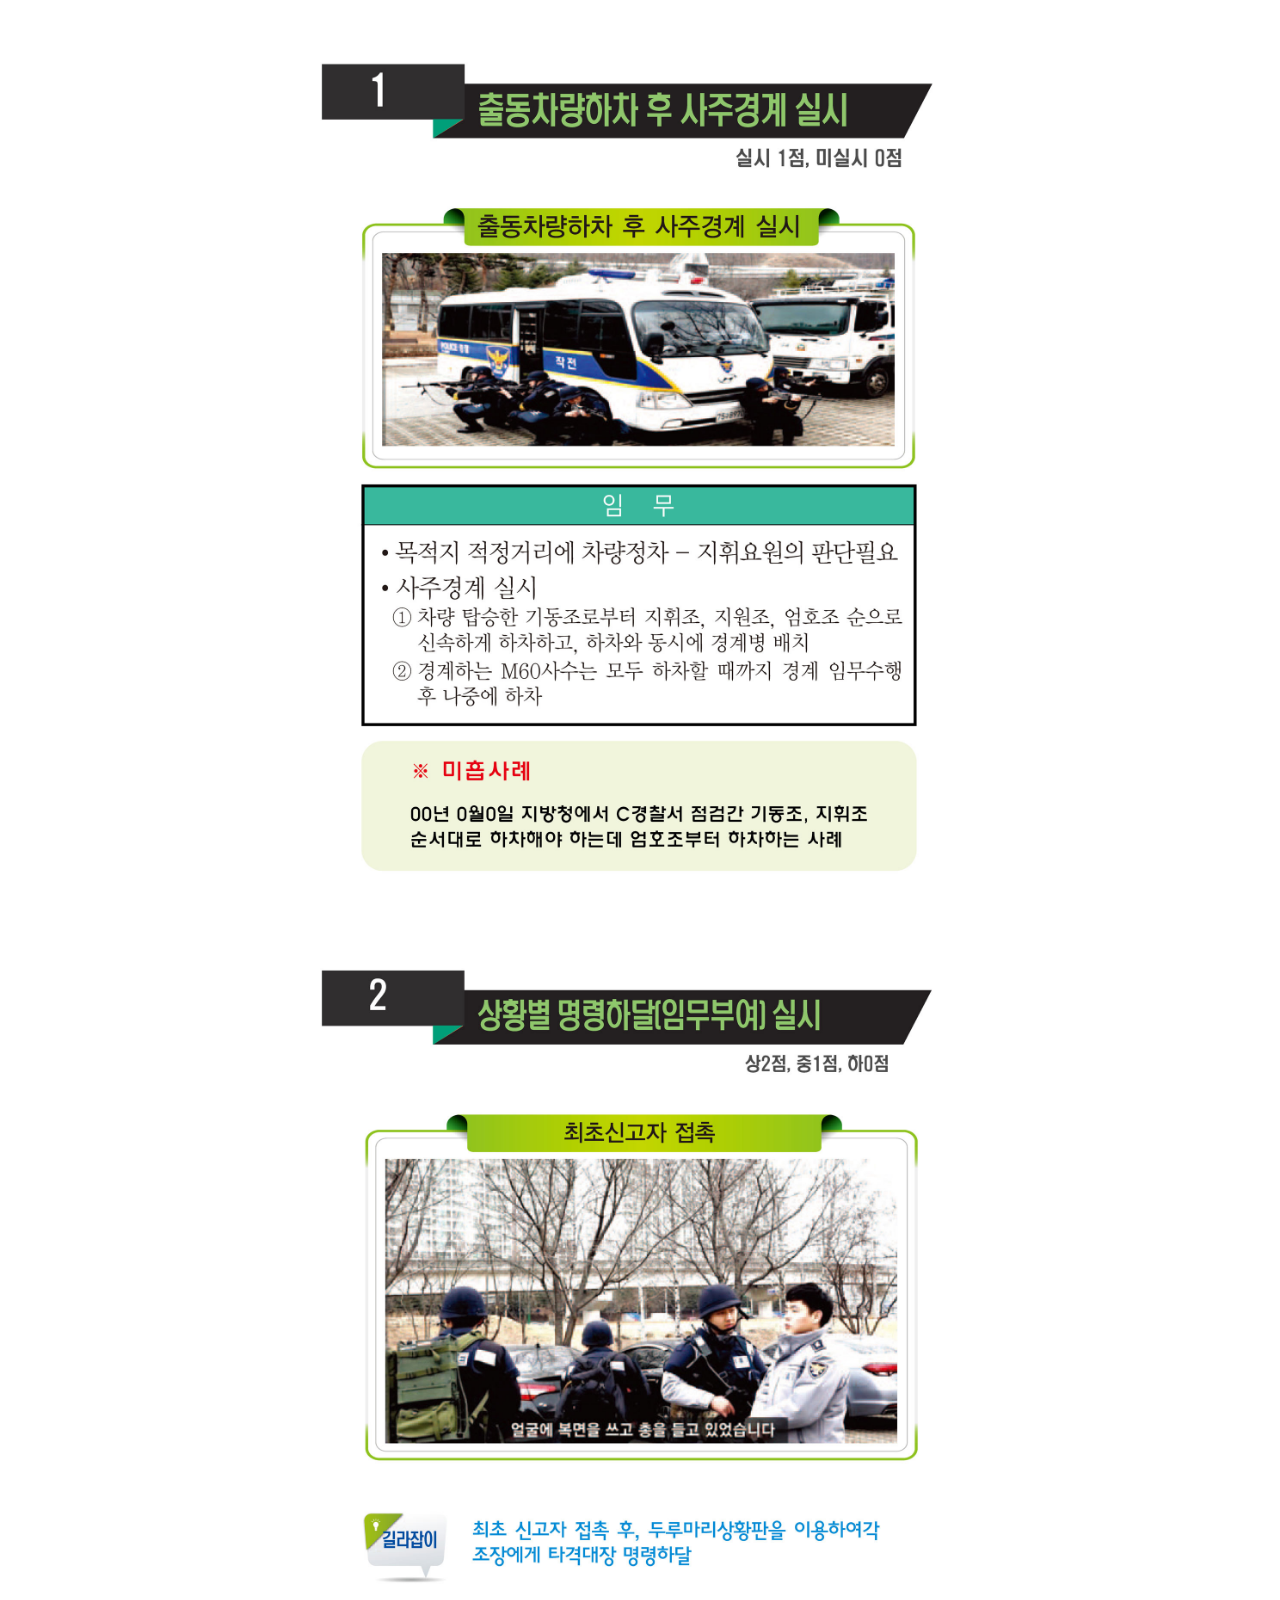
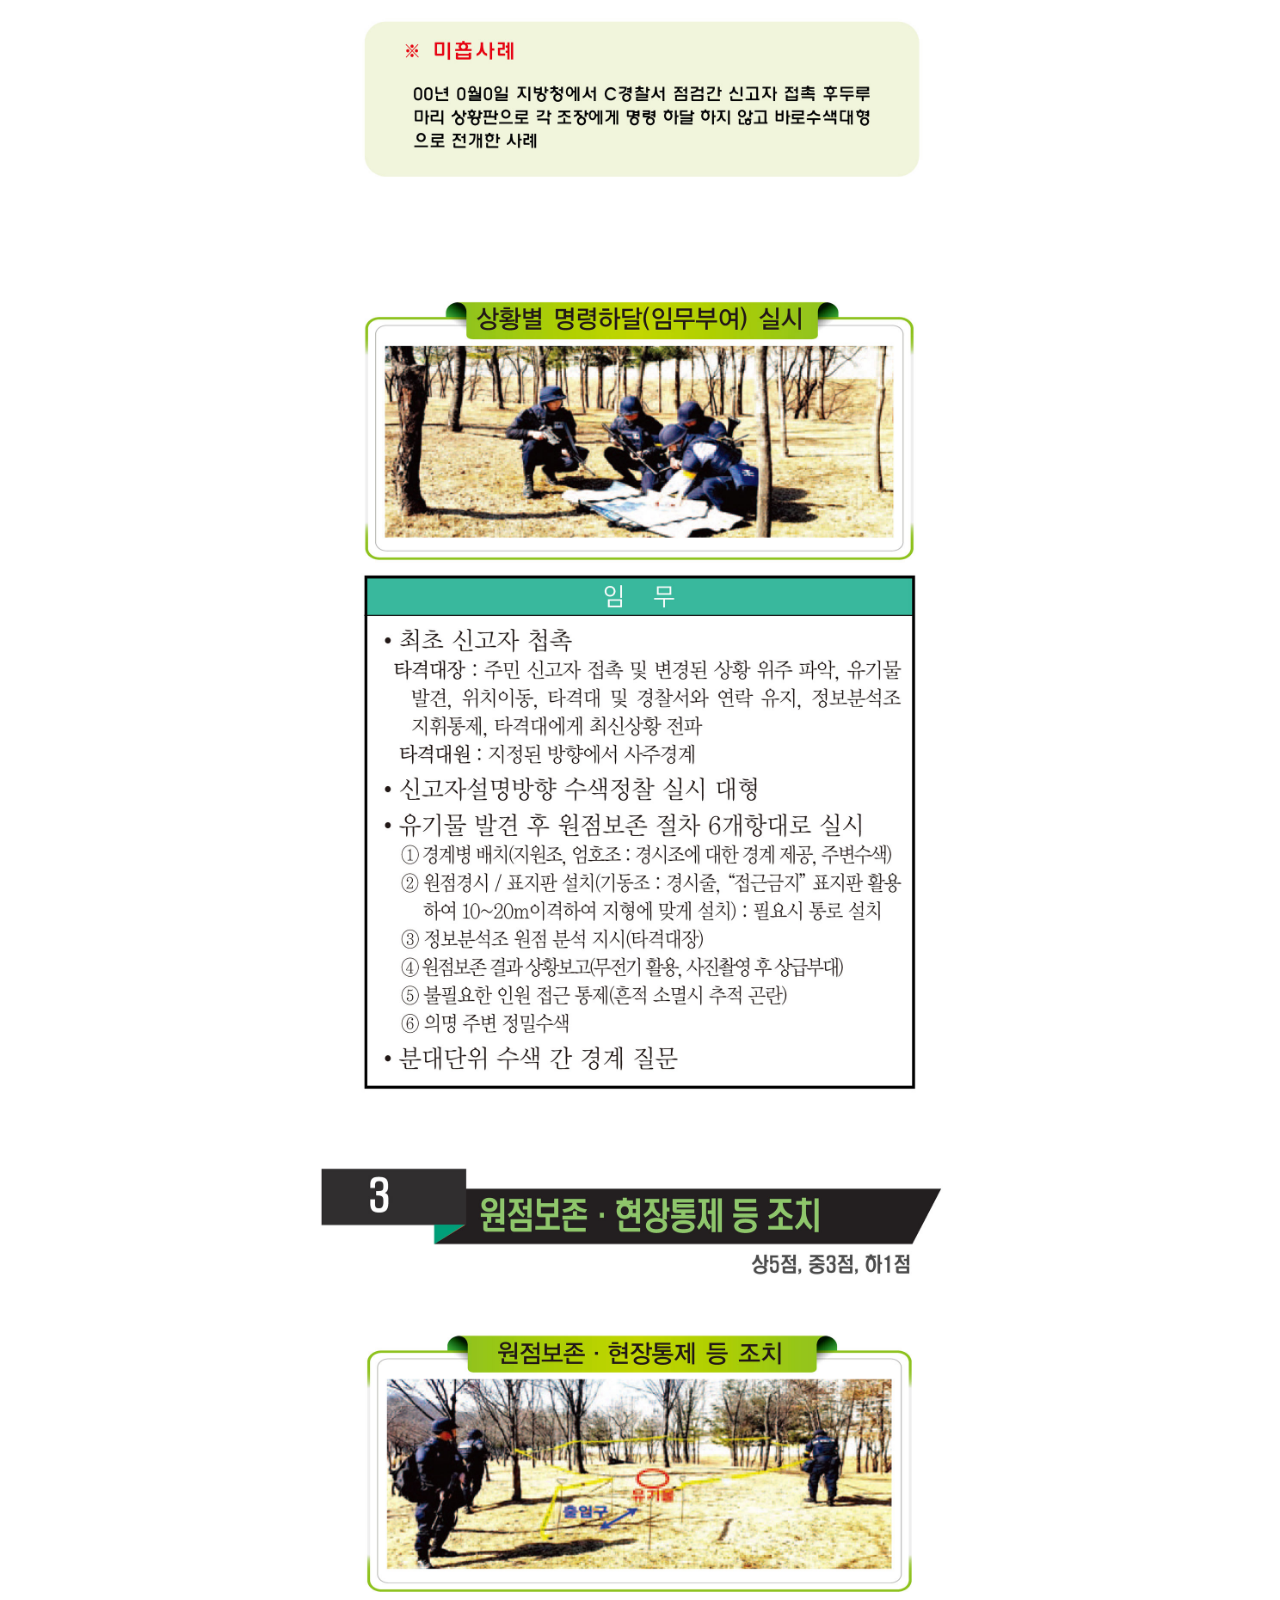
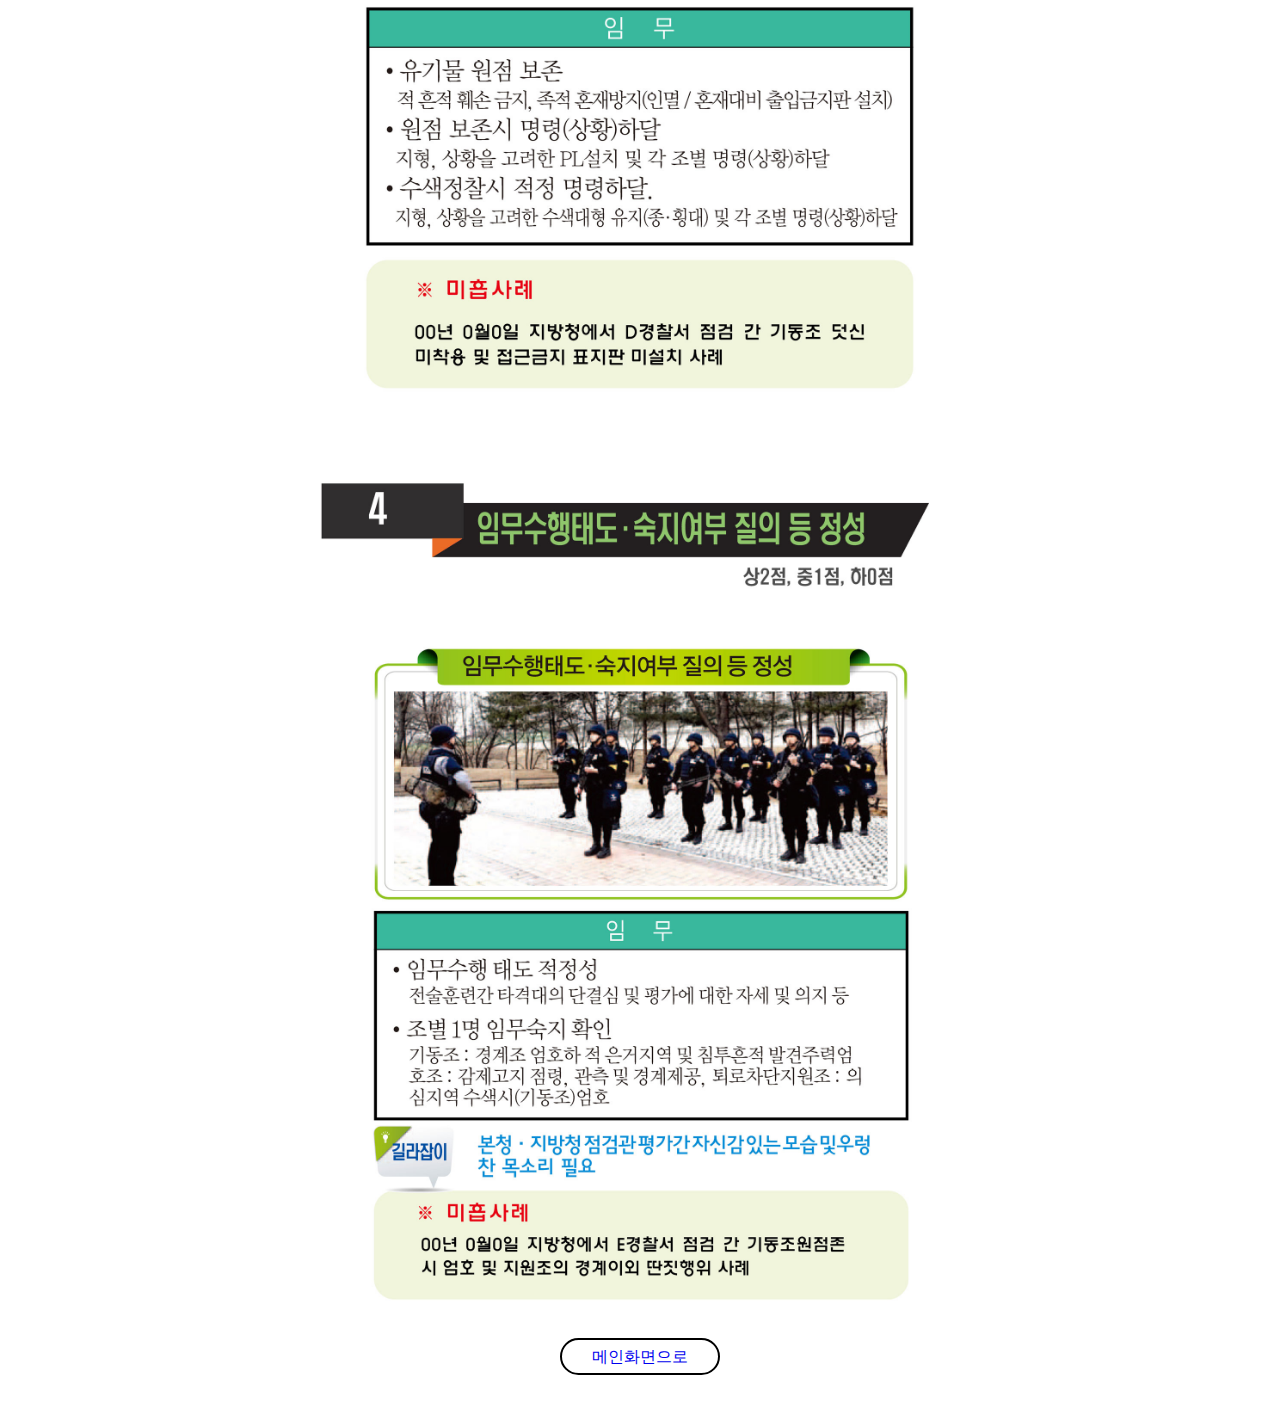
<file: 현장초동조치.html>
<!doctype html>
<html>
		<head>
				<meta charset="utf-8">
			<meta name="viewport" content="width=device-width, initial-scale = 1.0, maximum-scale=1">
				<title>현장초동조치</title>
				<style type="text/css">
@import url("현장초동조치.css");
</style>
		</head>
		
		<body>
			<div>
				<img src="112034.jpg" alt="">
				<img src="112035.jpg" alt="">
				<img src="112036.jpg" alt="">
				<img src="112037.jpg" alt="">
				<img src="112038.jpg" alt="">

				
			<br><br>
			<a href="index.html" class="button"> 메인화면으로 </a>
			</div>
					<br><br>
		</body>
</html>
</file>
<file: style.css>
@charset "utf-8";
/* CSS Document */

html, html * {
	padding: 0;
	margin: 0;
	box-sizing: border-box;
}

header{padding: 30px;}

img{width: 100%;	max-width: 100%;	height: auto;	vertical-align: middle;}

.style-logo{
	margin-left: auto;	
	margin-right: auto;
	display: block;
	width:192px;
}
</file>
